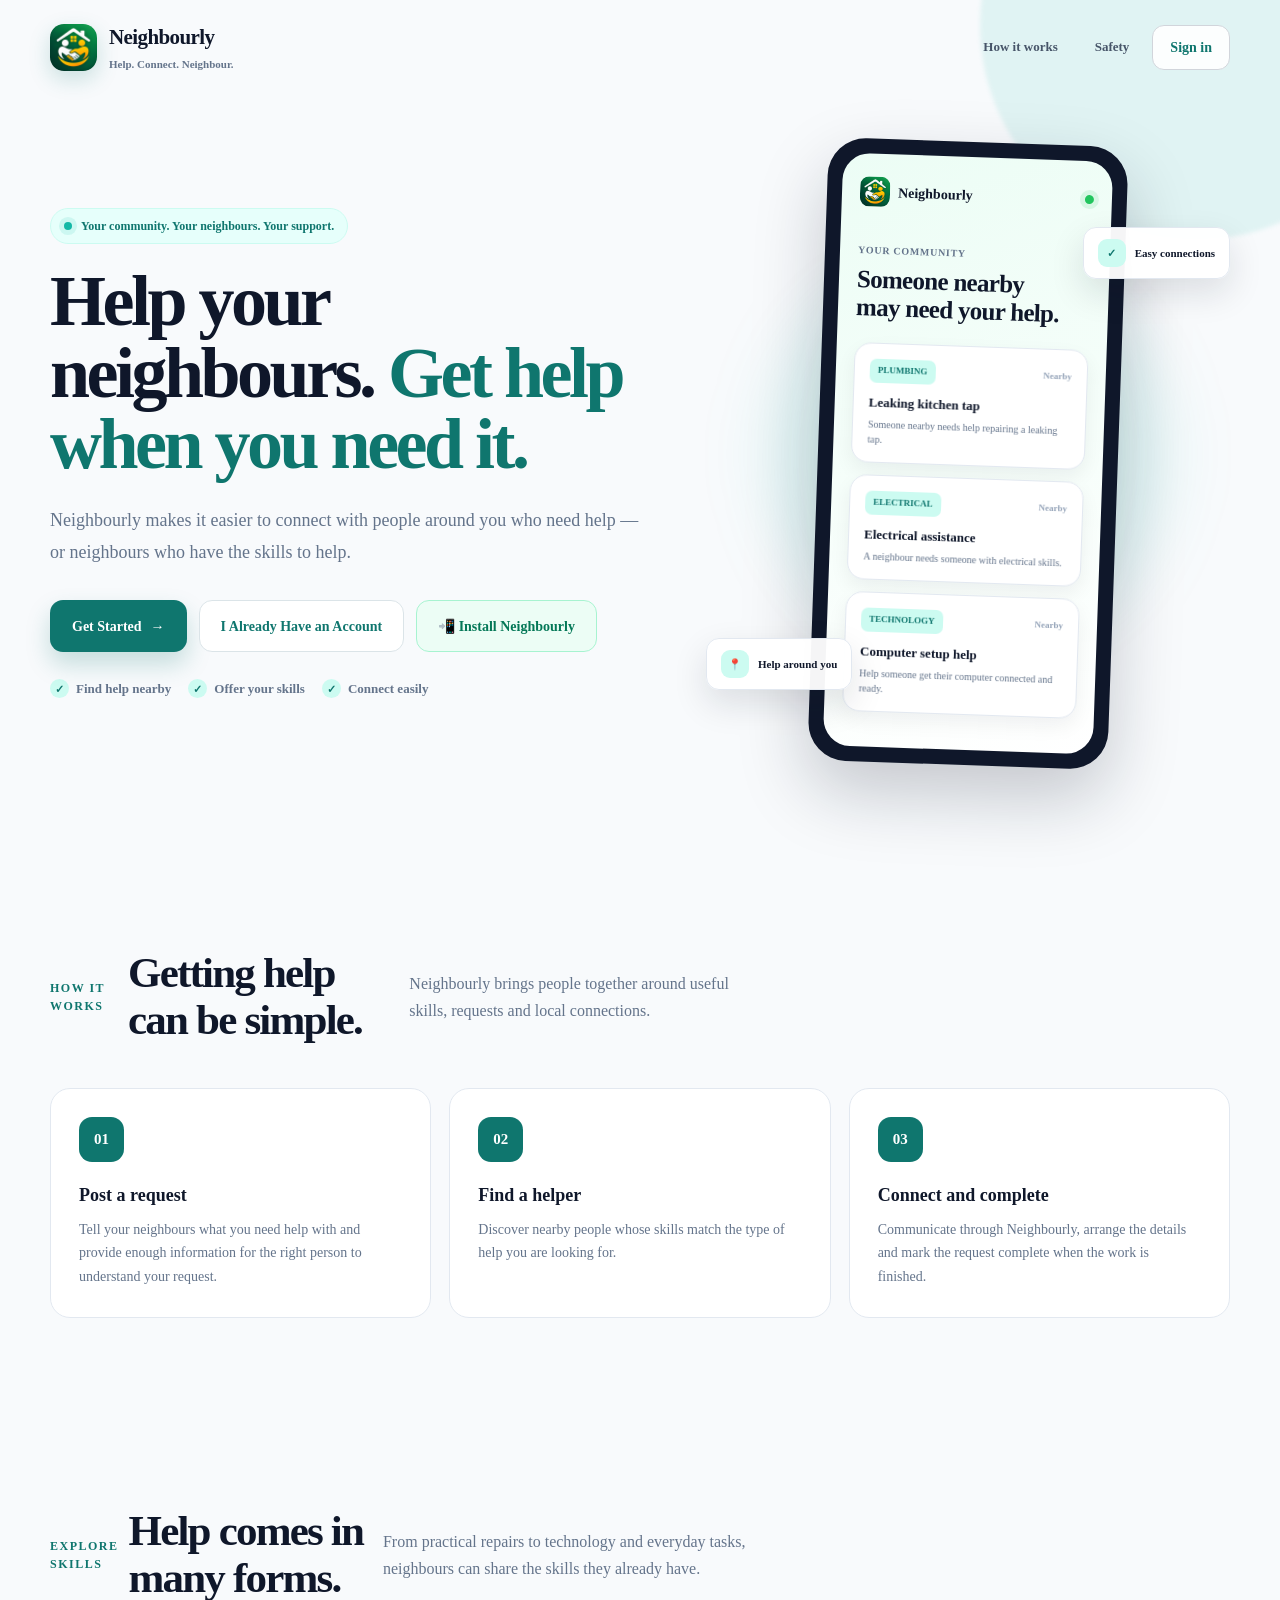
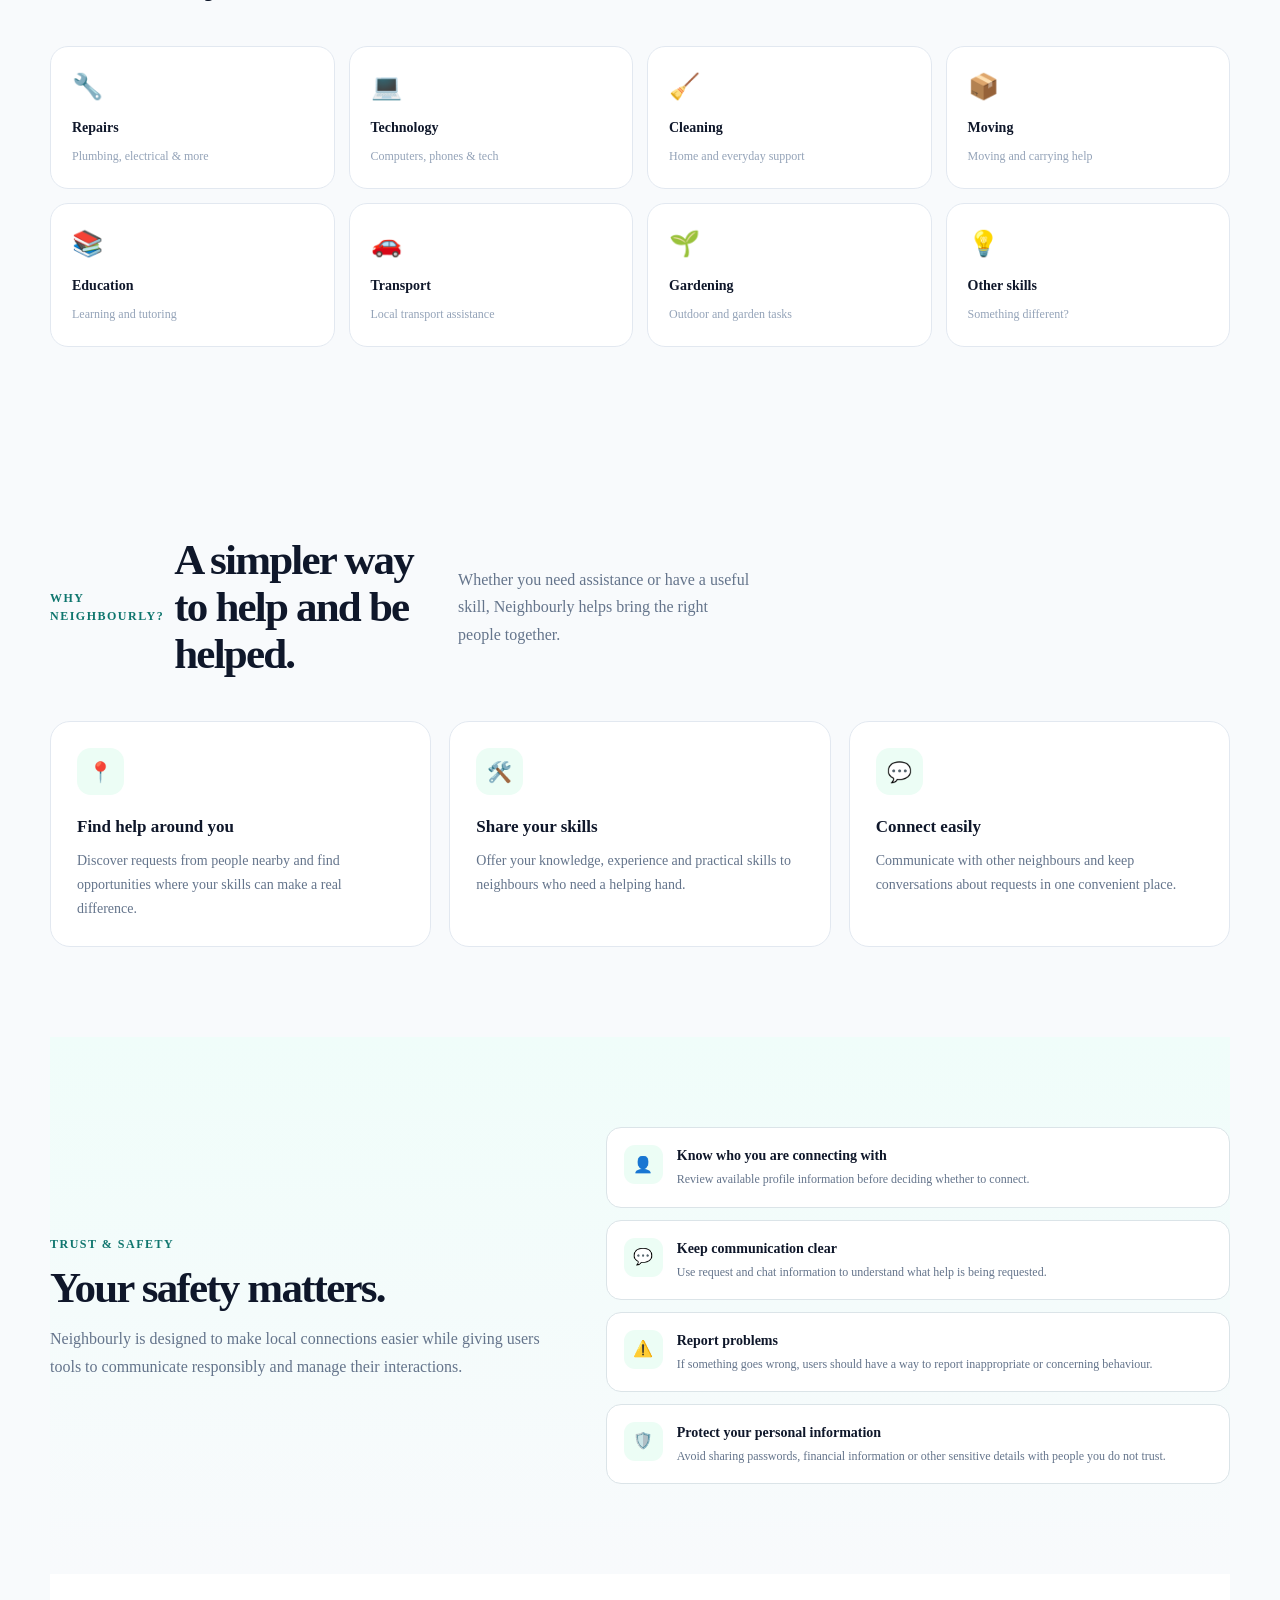
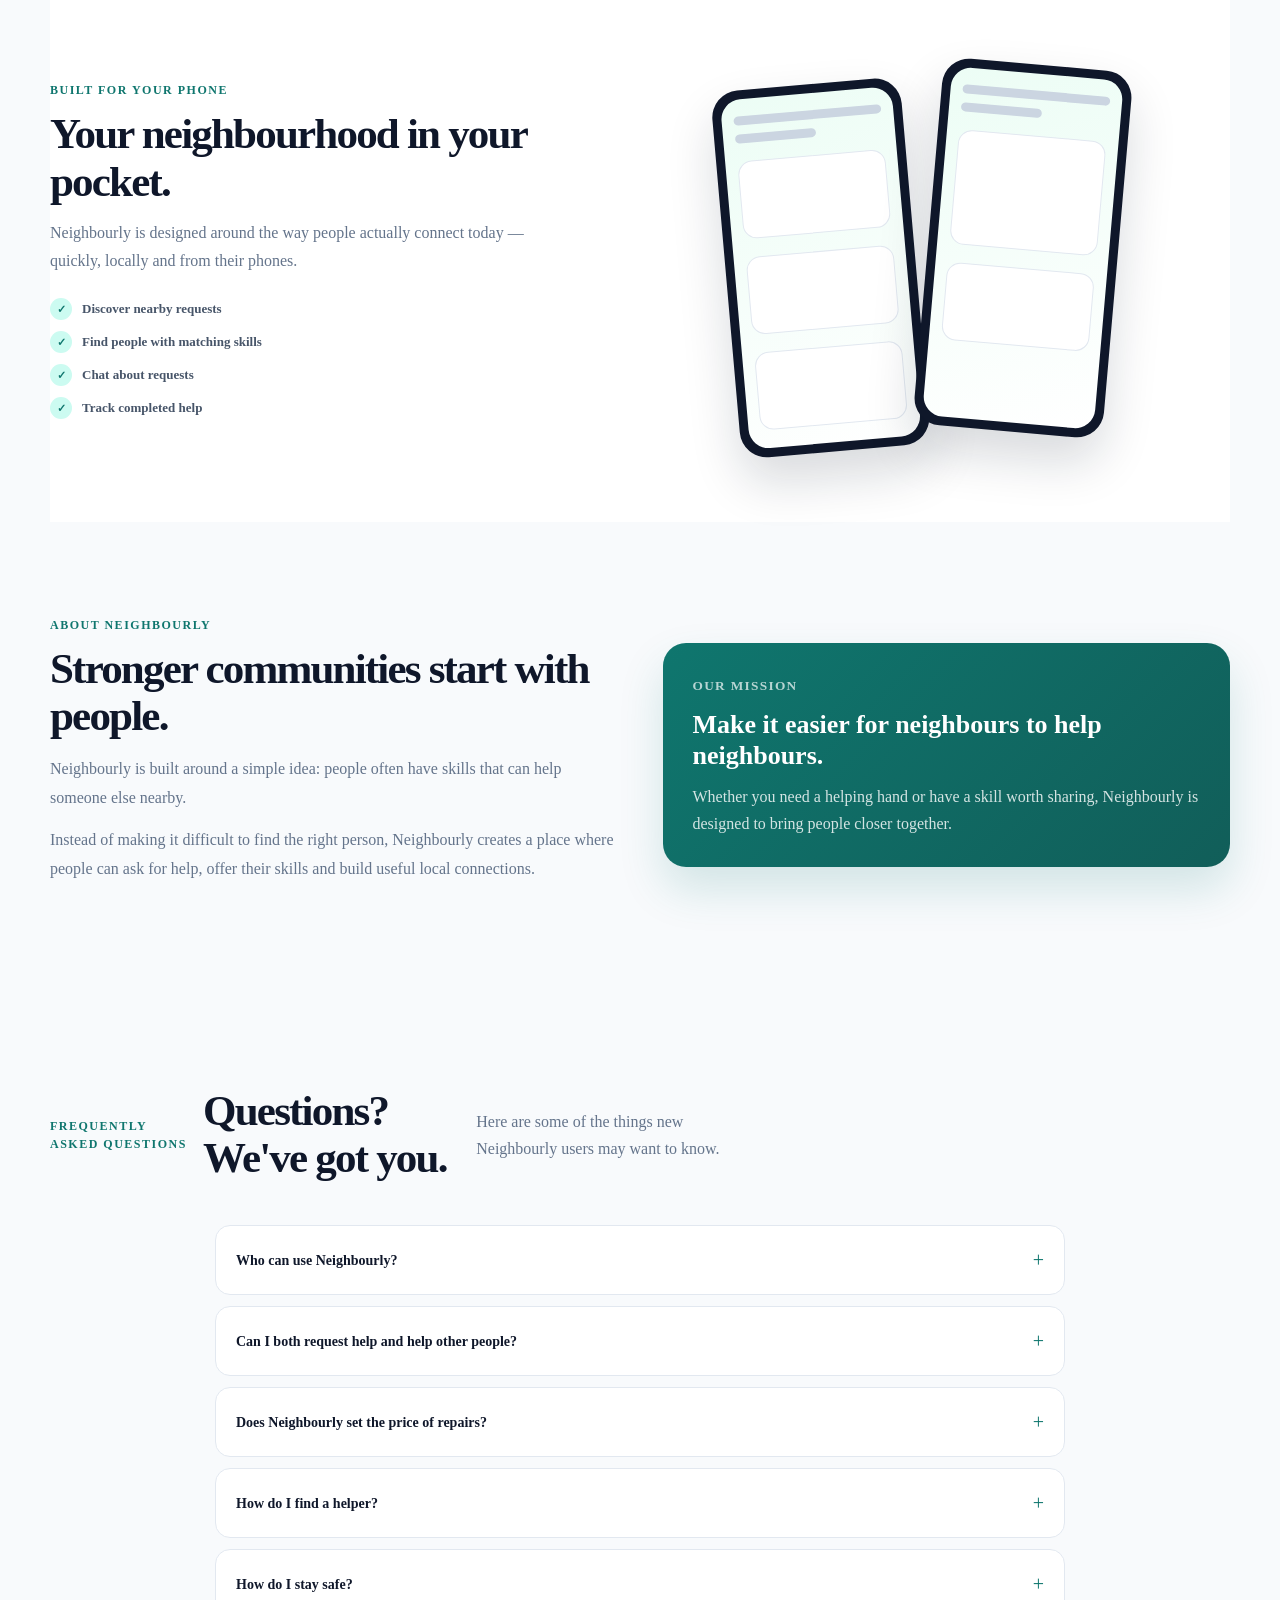
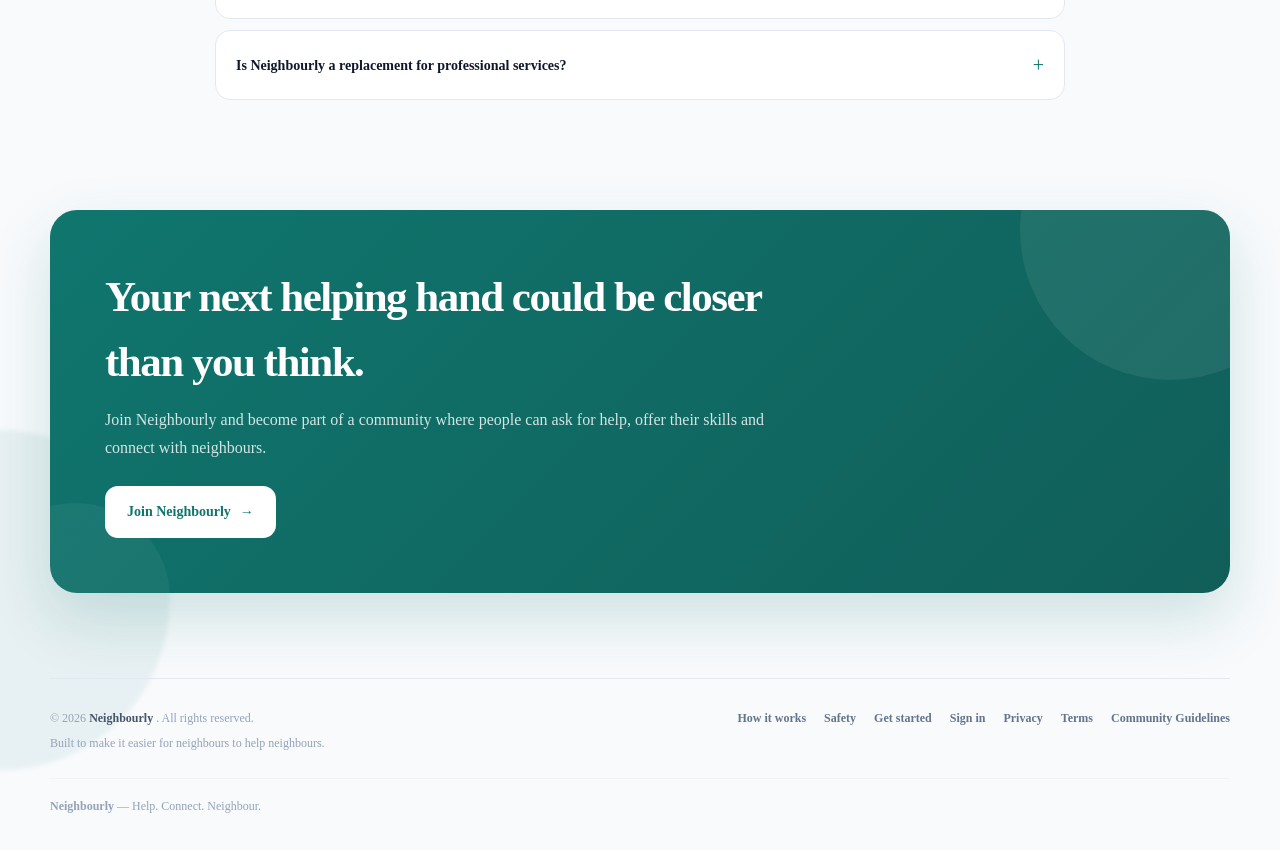
<file: index.html>
<!DOCTYPE html>
<html lang="en">

<head>

  <meta charset="UTF-8">

  <meta
    name="viewport"
    content="width=device-width, initial-scale=1.0"
  >

  <meta
    name="description"
    content="Neighbourly connects people who need help with neighbours who have the skills to help."
  >

  <meta
    name="theme-color"
    content="#0f766e"
  >

  <meta
    name="apple-mobile-web-app-capable"
    content="yes"
  >
  <meta
  name="mobile-web-app-capable"
  content="yes"
>

  <meta
    name="apple-mobile-web-app-status-bar-style"
    content="default"
  >

  <title>Neighbourly — Help Your Neighbours</title>

  <link
    rel="icon"
    type="image/png"
    href="neighbourly-icon-192.png"
  >

  <link
    rel="apple-touch-icon"
    href="neighbourly-icon-192.png"
  >

  <link
    rel="manifest"
    href="/help-neighbour/manifest.json"
  >

  <link
    rel="stylesheet"
    href="style.css"
  >

  <style>
    /* =====================================================
       NEIGHBOURLY — COMPLETE WELCOME PAGE
       ===================================================== */

    * {
      box-sizing: border-box;
    }

    html {
      scroll-behavior: smooth;
    }

    body {
      margin: 0;
      font-family:
        Inter,
        -apple-system,
        BlinkMacSystemFont,
        "Segoe UI",
        Arial,
        Helvetica,
        sans-serif;

      background: #f8fafc;
      color: #0f172a;
      overflow-x: hidden;
    }

    body,
    button,
    input,
    textarea,
    select {
      font-family: inherit;
    }

    a,
    button {
      -webkit-tap-highlight-color: transparent;
    }

    a {
      color: inherit;
    }

    .page {
      position: relative;
      min-height: 100vh;
      overflow: hidden;
    }

    /* =====================================================
       BACKGROUND
       ===================================================== */

    .background-orb {
      position: absolute;
      border-radius: 50%;
      pointer-events: none;
      z-index: 0;
    }

    .orb-one {
      width: 430px;
      height: 430px;

      background:
        rgba(20, 184, 166, 0.10);

      top: -190px;
      right: -130px;

      filter: blur(2px);

      animation:
        floatOrb 9s ease-in-out infinite;
    }

    .orb-two {
      width: 340px;
      height: 340px;

      background:
        rgba(15, 118, 110, 0.07);

      bottom: 80px;
      left: -170px;

      filter: blur(2px);

      animation:
        floatOrb 11s ease-in-out infinite reverse;
    }

    @keyframes floatOrb {

      0%,
      100% {
        transform: translate(0, 0);
      }

      50% {
        transform: translate(22px, 22px);
      }

    }

    /* =====================================================
       NAVIGATION
       ===================================================== */

    .topbar {
      position: relative;
      z-index: 10;

      width:
        min(1180px, calc(100% - 40px));

      margin: 0 auto;
      padding: 22px 0;

      display: flex;
      align-items: center;
      justify-content: space-between;

      gap: 20px;
    }

    .brand {
      display: flex;
      align-items: center;

      gap: 12px;

      text-decoration: none;
      color: #0f172a;
    }

    .brand-logo {
      width: 47px;
      height: 47px;

      border-radius: 14px;

      object-fit: cover;

      box-shadow:
        0 8px 22px rgba(15, 118, 110, 0.20);

      transition:
        transform 0.3s ease;
    }

    .brand:hover .brand-logo {
      transform:
        rotate(-4deg)
        scale(1.05);
    }

    .brand-name {
      font-size: 21px;
      font-weight: 850;

      letter-spacing: -0.6px;
    }

    .brand-tag {
      display: block;

      margin-top: 2px;

      color: #64748b;

      font-size: 11px;
      font-weight: 600;
    }

    .nav-right {
      display: flex;
      align-items: center;
      gap: 9px;
    }

    .nav-link {
      display: inline-flex;
      align-items: center;
      justify-content: center;

      min-height: 42px;

      padding: 9px 14px;

      border-radius: 11px;

      text-decoration: none;

      color: #475569;

      font-size: 13px;
      font-weight: 750;

      transition:
        color 0.2s ease,
        background 0.2s ease;
    }

    .nav-link:hover {
      color: #0f766e;
      background: #ecfdf5;
    }

    .nav-login {
      text-decoration: none;

      color: #0f766e;

      font-size: 14px;
      font-weight: 800;

      padding: 11px 17px;

      border: 1px solid #d1d5db;

      border-radius: 12px;

      background:
        rgba(255, 255, 255, 0.88);

      transition:
        transform 0.25s ease,
        background 0.25s ease,
        color 0.25s ease,
        box-shadow 0.25s ease;
    }

    .nav-login:hover {
      color: #ffffff;

      background: #0f766e;

      border-color: #0f766e;

      transform:
        translateY(-2px);

      box-shadow:
        0 8px 20px rgba(15, 118, 110, 0.18);
    }

    /* =====================================================
       HERO
       ===================================================== */

    .hero {
      position: relative;
      z-index: 1;

      width:
        min(1180px, calc(100% - 40px));

      margin: 0 auto;

      padding:
        48px 0 85px;

      display: grid;

      grid-template-columns:
        1.06fr 0.94fr;

      align-items: center;

      gap: 65px;
    }

    .hero-content {
      animation:
        heroReveal 0.8s ease both;
    }

    @keyframes heroReveal {

      from {
        opacity: 0;
        transform: translateY(25px);
      }

      to {
        opacity: 1;
        transform: translateY(0);
      }

    }

    .eyebrow {
      display: inline-flex;
      align-items: center;

      gap: 9px;

      padding:
        8px 13px;

      border-radius: 999px;

      background: #e6fffb;

      border:
        1px solid #ccfbf1;

      color: #0f766e;

      font-size: 12px;
      font-weight: 850;

      margin-bottom: 22px;
    }

    .eyebrow-dot {
      width: 8px;
      height: 8px;

      border-radius: 50%;

      background: #14b8a6;

      box-shadow:
        0 0 0 5px
        rgba(20, 184, 166, 0.12);

      animation:
        pulseDot 2s infinite;
    }

    @keyframes pulseDot {

      0%,
      100% {
        transform: scale(1);
      }

      50% {
        transform: scale(1.25);
      }

    }

    .hero h1 {
      margin: 0;

      max-width: 720px;

      font-size:
        clamp(43px, 6vw, 72px);

      line-height: 0.99;

      letter-spacing: -3.5px;

      font-weight: 900;

      color: #0f172a;
    }

    .hero h1 span {
      color: #0f766e;
    }

    .hero-description {
      max-width: 610px;

      margin: 25px 0 0;

      color: #64748b;

      font-size: 18px;

      line-height: 1.75;
    }

    /* =====================================================
       BUTTONS
       ===================================================== */

    .hero-actions {
      display: flex;
      flex-wrap: wrap;

      gap: 12px;

      margin-top: 32px;
    }

    .btn {
      min-height: 52px;

      padding:
        14px 21px;

      border-radius: 13px;

      font-size: 14px;
      font-weight: 800;

      text-decoration: none;

      border:
        1px solid transparent;

      cursor: pointer;

      display: inline-flex;

      align-items: center;
      justify-content: center;

      gap: 9px;

      transition:
        transform 0.25s ease,
        box-shadow 0.25s ease,
        background 0.25s ease,
        border-color 0.25s ease;
    }

    .btn-primary {
      background: #0f766e;
      color: #ffffff;

      box-shadow:
        0 12px 25px
        rgba(15, 118, 110, 0.22);
    }

    .btn-primary:hover {
      background: #115e59;

      transform:
        translateY(-3px);

      box-shadow:
        0 17px 32px
        rgba(15, 118, 110, 0.28);
    }

    .btn-secondary {
      background: #ffffff;
      color: #0f766e;

      border-color: #dbe4e8;
    }

    .btn-secondary:hover {
      border-color: #0f766e;

      transform:
        translateY(-3px);

      box-shadow:
        0 12px 25px
        rgba(15, 23, 42, 0.08);
    }

    .install-button {
      background: #ecfdf5;
      color: #047857;

      border-color: #a7f3d0;
    }

    .install-button:hover {
      background: #d1fae5;

      transform:
        translateY(-3px);

      box-shadow:
        0 12px 25px
        rgba(5, 150, 105, 0.12);
    }

    /* =====================================================
       TRUST LINE
       ===================================================== */

    .trust-line {
      display: flex;
      flex-wrap: wrap;

      gap: 17px;

      margin-top: 27px;

      color: #64748b;

      font-size: 13px;
      font-weight: 650;
    }

    .trust-item {
      display: flex;
      align-items: center;

      gap: 7px;
    }

    .trust-check {
      width: 19px;
      height: 19px;

      display: inline-flex;

      align-items: center;
      justify-content: center;

      border-radius: 50%;

      background: #ccfbf1;

      color: #0f766e;

      font-size: 11px;
      font-weight: 900;
    }

    /* =====================================================
       PHONE PREVIEW
       ===================================================== */

    .hero-visual {
      position: relative;

      min-height: 520px;

      display: flex;

      align-items: center;
      justify-content: center;

      animation:
        visualReveal 0.9s 0.15s ease both;
    }

    @keyframes visualReveal {

      from {
        opacity: 0;
        transform:
          translateX(25px)
          scale(0.97);
      }

      to {
        opacity: 1;
        transform:
          translateX(0)
          scale(1);
      }

    }

    .visual-glow {
      position: absolute;

      width: 390px;
      height: 390px;

      border-radius: 50%;

      background:
        rgba(20, 184, 166, 0.13);

      filter: blur(35px);
    }

    .phone-card {
      position: relative;

      z-index: 2;

      width: 300px;

      padding: 15px;

      border-radius: 38px;

      background: #0f172a;

      box-shadow:
        0 30px 70px
        rgba(15, 23, 42, 0.22),
        0 0 0 1px
        rgba(255,255,255,0.06);

      transform:
        rotate(2deg);

      transition:
        transform 0.5s ease;
    }

    .phone-card:hover {
      transform:
        rotate(0deg)
        translateY(-8px);
    }

    .phone-screen {
      min-height: 490px;

      overflow: hidden;

      border-radius: 27px;

      background:
        linear-gradient(
          160deg,
          #ecfdf5,
          #ffffff
        );

      padding:
        23px 18px;
    }

    .phone-top {
      display: flex;

      align-items: center;
      justify-content: space-between;

      margin-bottom: 30px;
    }

    .mini-brand {
      display: flex;

      align-items: center;

      gap: 8px;

      font-weight: 800;

      font-size: 14px;
    }

    .mini-brand img {
      width: 30px;
      height: 30px;

      border-radius: 9px;
    }

    .status-dot {
      width: 9px;
      height: 9px;

      border-radius: 50%;

      background: #22c55e;

      box-shadow:
        0 0 0 5px
        rgba(34,197,94,0.12);
    }

    .phone-heading {
      margin-bottom: 22px;
    }

    .phone-heading small {
      color: #64748b;

      font-size: 10px;
      font-weight: 800;

      text-transform: uppercase;

      letter-spacing: 0.7px;
    }

    .phone-heading h3 {
      margin:
        5px 0 0;

      font-size: 25px;

      line-height: 1.1;

      letter-spacing: -0.7px;
    }

    .request-card {
      background: #ffffff;

      border:
        1px solid #e2e8f0;

      border-radius: 17px;

      padding: 15px;

      margin-bottom: 12px;

      box-shadow:
        0 8px 20px
        rgba(15, 23, 42, 0.06);

      transition:
        transform 0.25s ease;
    }

    .request-card:hover {
      transform:
        translateY(-3px);
    }

    .request-top {
      display: flex;

      justify-content: space-between;
      align-items: center;

      gap: 8px;

      margin-bottom: 10px;
    }

    .request-tag {
      padding:
        5px 8px;

      border-radius: 7px;

      background: #ccfbf1;

      color: #0f766e;

      font-size: 9px;
      font-weight: 850;
    }

    .request-distance {
      color: #94a3b8;

      font-size: 9px;
      font-weight: 700;
    }

    .request-card strong {
      display: block;

      font-size: 13px;

      margin-bottom: 5px;
    }

    .request-card p {
      margin: 0;

      color: #64748b;

      font-size: 10px;

      line-height: 1.5;
    }

    /* =====================================================
       FLOATING BADGES
       ===================================================== */

    .floating-badge {
      position: absolute;

      z-index: 4;

      display: flex;

      align-items: center;

      gap: 9px;

      padding:
        11px 14px;

      background:
        rgba(255,255,255,0.96);

      border:
        1px solid #e2e8f0;

      border-radius: 13px;

      box-shadow:
        0 14px 35px
        rgba(15, 23, 42, 0.12);

      font-size: 11px;
      font-weight: 800;

      animation:
        floatingBadge 4s ease-in-out infinite;
    }

    .floating-badge .badge-icon {
      width: 28px;
      height: 28px;

      border-radius: 9px;

      display: flex;

      align-items: center;
      justify-content: center;

      background: #ccfbf1;

      color: #0f766e;
    }

    .badge-one {
      top: 85px;
      right: 0;
    }

    .badge-two {
      bottom: 75px;
      left: 0;

      animation-delay: 1.2s;
    }

    @keyframes floatingBadge {

      0%,
      100% {
        transform: translateY(0);
      }

      50% {
        transform: translateY(-9px);
      }

    }

    /* =====================================================
       GENERAL SECTION
       ===================================================== */

    .section {
      position: relative;
      z-index: 2;

      width:
        min(1180px, calc(100% - 40px));

      margin: 0 auto;

      padding:
        90px 0;
    }

    .section-heading {
      max-width: 700px;

      margin-bottom: 34px;
    }

    .section-label {
      color: #0f766e;

      font-size: 12px;
      font-weight: 900;

      text-transform: uppercase;

      letter-spacing: 1.5px;
    }

    .section-heading h2 {
      margin:
        9px 0 10px;

      font-size:
        clamp(30px, 4vw, 43px);

      line-height: 1.1;

      letter-spacing: -1.8px;
    }

    .section-heading p {
      margin: 0;

      color: #64748b;

      line-height: 1.7;

      font-size: 16px;
    }

    /* =====================================================
       HOW IT WORKS
       ===================================================== */

    .steps-grid {
      display: grid;

      grid-template-columns:
        repeat(3, 1fr);

      gap: 18px;
    }

    .step-card {
      position: relative;

      background: #ffffff;

      border:
        1px solid #e2e8f0;

      border-radius: 20px;

      padding: 28px;

      transition:
        transform 0.3s ease,
        box-shadow 0.3s ease,
        border-color 0.3s ease;
    }

    .step-card:hover {
      transform:
        translateY(-6px);

      border-color: #99f6e4;

      box-shadow:
        0 18px 40px
        rgba(15, 23, 42, 0.08);
    }

    .step-number {
      width: 45px;
      height: 45px;

      display: flex;

      align-items: center;
      justify-content: center;

      border-radius: 13px;

      background: #0f766e;

      color: #ffffff;

      font-size: 15px;
      font-weight: 900;

      margin-bottom: 20px;
    }

    .step-card h3 {
      margin:
        0 0 9px;

      font-size: 18px;
    }

    .step-card p {
      margin: 0;

      color: #64748b;

      font-size: 14px;

      line-height: 1.7;
    }

    /* =====================================================
       CATEGORIES
       ===================================================== */

    .category-grid {
      display: grid;

      grid-template-columns:
        repeat(4, 1fr);

      gap: 14px;
    }

    .category-card {
      background: #ffffff;

      border:
        1px solid #e2e8f0;

      border-radius: 18px;

      padding: 21px;

      text-decoration: none;

      transition:
        transform 0.25s ease,
        border-color 0.25s ease,
        box-shadow 0.25s ease;
    }

    .category-card:hover {
      transform:
        translateY(-5px);

      border-color: #99f6e4;

      box-shadow:
        0 15px 30px
        rgba(15, 23, 42, 0.07);
    }

    .category-icon {
      font-size: 25px;

      margin-bottom: 12px;
    }

    .category-card strong {
      display: block;

      font-size: 14px;

      margin-bottom: 5px;
    }

    .category-card span {
      color: #94a3b8;

      font-size: 12px;
    }

    /* =====================================================
       FEATURES
       ===================================================== */

    .features-section {
      position: relative;
      z-index: 2;

      width:
        min(1180px, calc(100% - 40px));

      margin: 0 auto;

      padding:
        90px 0;
    }

    .feature-grid {
      display: grid;

      grid-template-columns:
        repeat(3, 1fr);

      gap: 18px;
    }

    .feature-card {
      background: #ffffff;

      border:
        1px solid #e2e8f0;

      border-radius: 20px;

      padding: 26px;

      transition:
        transform 0.3s ease,
        box-shadow 0.3s ease,
        border-color 0.3s ease;
    }

    .feature-card:hover {
      transform:
        translateY(-7px);

      border-color: #99f6e4;

      box-shadow:
        0 18px 40px
        rgba(15, 23, 42, 0.08);
    }

    .feature-card-icon {
      width: 47px;
      height: 47px;

      display: flex;

      align-items: center;
      justify-content: center;

      border-radius: 14px;

      background: #ecfdf5;

      color: #0f766e;

      font-size: 20px;

      margin-bottom: 19px;
    }

    .feature-card h3 {
      margin:
        0 0 9px;

      font-size: 17px;
    }

    .feature-card p {
      margin: 0;

      color: #64748b;

      font-size: 14px;

      line-height: 1.7;
    }

    /* =====================================================
       TRUST & SAFETY
       ===================================================== */

    .safety-section {
      background:
        linear-gradient(
          180deg,
          #f0fdfa,
          #f8fafc
        );
    }

    .safety-box {
      display: grid;

      grid-template-columns:
        0.9fr 1.1fr;

      gap: 45px;

      align-items: center;
    }

    .safety-intro {
      padding: 10px 0;
    }

    .safety-intro h2 {
      margin:
        9px 0 14px;

      font-size:
        clamp(30px, 4vw, 43px);

      line-height: 1.1;

      letter-spacing: -1.8px;
    }

    .safety-intro p {
      margin: 0;

      color: #64748b;

      line-height: 1.75;
    }

    .safety-list {
      display: grid;

      gap: 12px;
    }

    .safety-item {
      display: flex;

      gap: 14px;

      padding: 17px;

      background: #ffffff;

      border:
        1px solid #dbe4e8;

      border-radius: 15px;
    }

    .safety-icon {
      flex: 0 0 auto;

      width: 39px;
      height: 39px;

      display: flex;

      align-items: center;
      justify-content: center;

      border-radius: 11px;

      background: #ecfdf5;

      color: #0f766e;

      font-weight: 900;
    }

    .safety-item strong {
      display: block;

      margin-bottom: 4px;

      font-size: 14px;
    }

    .safety-item p {
      margin: 0;

      color: #64748b;

      font-size: 12px;

      line-height: 1.6;
    }

    /* =====================================================
       APP PREVIEW
       ===================================================== */

    .preview-section {
      background: #ffffff;
    }

    .preview-wrap {
      display: grid;

      grid-template-columns:
        0.9fr 1.1fr;

      gap: 55px;

      align-items: center;
    }

    .preview-text h2 {
      margin:
        9px 0 14px;

      font-size:
        clamp(30px, 4vw, 43px);

      line-height: 1.1;

      letter-spacing: -1.8px;
    }

    .preview-text p {
      margin:
        0 0 23px;

      color: #64748b;

      line-height: 1.75;
    }

    .preview-points {
      display: grid;

      gap: 11px;
    }

    .preview-point {
      display: flex;

      align-items: center;

      gap: 10px;

      color: #475569;

      font-size: 13px;
      font-weight: 700;
    }

    .preview-point span {
      width: 22px;
      height: 22px;

      display: flex;

      align-items: center;
      justify-content: center;

      border-radius: 50%;

      background: #ccfbf1;

      color: #0f766e;

      font-size: 11px;
    }

    .screens-preview {
      display: flex;

      justify-content: center;

      align-items: flex-end;

      gap: 14px;
    }

    .small-phone {
      width: 190px;

      padding: 9px;

      border-radius: 27px;

      background: #0f172a;

      box-shadow:
        0 25px 50px
        rgba(15, 23, 42, 0.16);
    }

    .small-phone:first-child {
      transform:
        rotate(-5deg)
        translateY(20px);
    }

    .small-phone:last-child {
      transform:
        rotate(5deg);
    }

    .small-screen {
      min-height: 350px;

      padding: 17px 12px;

      border-radius: 20px;

      background:
        linear-gradient(
          160deg,
          #ecfdf5,
          #ffffff
        );
    }

    .screen-line {
      height: 9px;

      border-radius: 20px;

      background: #cbd5e1;

      margin-bottom: 9px;
    }

    .screen-line.short {
      width: 55%;
    }

    .screen-block {
      height: 78px;

      margin-top: 18px;

      border-radius: 14px;

      background: #ffffff;

      border:
        1px solid #e2e8f0;
    }

    .screen-block.large {
      height: 115px;
    }

    /* =====================================================
       ABOUT
       ===================================================== */

    .about-box {
      display: grid;

      grid-template-columns:
        1fr 1fr;

      gap: 45px;

      align-items: center;
    }

    .about-box h2 {
      margin:
        9px 0 15px;

      font-size:
        clamp(30px, 4vw, 43px);

      line-height: 1.1;

      letter-spacing: -1.8px;
    }

    .about-box p {
      color: #64748b;

      line-height: 1.8;

      margin:
        0 0 14px;
    }

    .mission-card {
      padding: 30px;

      border-radius: 23px;

      background:
        linear-gradient(
          135deg,
          #0f766e,
          #115e59
        );

      color: #ffffff;

      box-shadow:
        0 22px 45px
        rgba(15, 118, 110, 0.16);
    }

    .mission-card small {
      text-transform: uppercase;

      letter-spacing: 1.3px;

      font-weight: 850;

      color:
        rgba(255,255,255,0.7);
    }

    .mission-card h3 {
      margin:
        12px 0;

      font-size: 26px;

      line-height: 1.2;
    }

    .mission-card p {
      color:
        rgba(255,255,255,0.82);

      margin: 0;

      line-height: 1.7;
    }

    /* =====================================================
       FAQ
       ===================================================== */

    .faq-list {
      max-width: 850px;

      margin: 0 auto;

      display: grid;

      gap: 11px;
    }

    .faq-item {
      background: #ffffff;

      border:
        1px solid #e2e8f0;

      border-radius: 15px;

      overflow: hidden;
    }

    .faq-item summary {
      cursor: pointer;

      list-style: none;

      padding:
        19px 20px;

      font-size: 14px;

      font-weight: 800;

      display: flex;

      align-items: center;
      justify-content: space-between;

      gap: 15px;
    }

    .faq-item summary::-webkit-details-marker {
      display: none;
    }

    .faq-item summary::after {
      content: "+";

      color: #0f766e;

      font-size: 20px;

      font-weight: 500;
    }

    .faq-item[open] summary::after {
      content: "−";
    }

    .faq-answer {
      padding:
        0 20px 20px;

      color: #64748b;

      font-size: 13px;

      line-height: 1.7;
    }

    /* =====================================================
       CTA
       ===================================================== */

    .cta-section {
      width:
        min(1180px, calc(100% - 40px));

      margin: 0 auto;

      padding:
        20px 0 85px;
    }

    .cta-box {
      position: relative;

      overflow: hidden;

      border-radius: 27px;

      padding: 55px;

      background:
        linear-gradient(
          135deg,
          #0f766e,
          #115e59
        );

      color: #ffffff;

      box-shadow:
        0 25px 60px
        rgba(15, 118, 110, 0.18);
    }

    .cta-box::before {
      content: "";

      position: absolute;

      width: 300px;
      height: 300px;

      border-radius: 50%;

      background:
        rgba(255,255,255,0.07);

      right: -90px;
      top: -130px;
    }

    .cta-box::after {
      content: "";

      position: absolute;

      width: 190px;
      height: 190px;

      border-radius: 50%;

      background:
        rgba(255,255,255,0.05);

      left: -70px;
      bottom: -100px;
    }

    .cta-content {
      position: relative;

      z-index: 2;

      max-width: 700px;
    }

    .cta-content h2 {
      margin:
        0 0 12px;

      font-size:
        clamp(30px, 4vw, 43px);

      letter-spacing: -1.5px;
    }

    .cta-content p {
      margin:
        0 0 25px;

      color:
        rgba(255,255,255,0.82);

      line-height: 1.7;
    }

    .cta-button {
      background: #ffffff;

      color: #0f766e;
    }

    .cta-button:hover {
      background: #f0fdfa;

      transform:
        translateY(-3px);

      box-shadow:
        0 15px 30px
        rgba(0,0,0,0.14);
    }

    /* =====================================================
       FOOTER
       ===================================================== */

    footer {
      position: relative;
      z-index: 2;

      width:
        min(1180px, calc(100% - 40px));

      margin: 0 auto;

      padding:
        30px 0 35px;

      display: grid;

      grid-template-columns:
        1fr auto;

      gap: 25px;

      color: #94a3b8;

      font-size: 12px;

      border-top:
        1px solid #e2e8f0;
    }

    .footer-brand strong {
      color: #475569;
    }

    .footer-brand p {
      margin:
        7px 0 0;

      line-height: 1.6;
    }

    .footer-links {
      display: flex;

      flex-wrap: wrap;

      justify-content: flex-end;

      gap:
        8px 18px;
    }

    .footer-links a {
      color: #64748b;

      text-decoration: none;

      font-weight: 650;
    }

    .footer-links a:hover {
      color: #0f766e;

      text-decoration: underline;
    }

    .footer-bottom {
      grid-column: 1 / -1;

      padding-top: 18px;

      border-top:
        1px solid #f1f5f9;
    }

    /* =====================================================
       MOBILE INSTALL NOTICE
       ===================================================== */

    .install-note {
      display: none;

      margin-top: 12px;

      padding:
        10px 13px;

      border-radius: 10px;

      background: #fffbeb;

      border:
        1px solid #fde68a;

      color: #92400e;

      font-size: 11px;

      line-height: 1.5;
    }

    /* =====================================================
       TABLET
       ===================================================== */

    @media (max-width: 950px) {

      .hero {
        grid-template-columns: 1fr;

        gap: 30px;

        padding-top: 35px;
      }

      .hero-content {
        text-align: center;
      }

      .hero-description {
        margin-left: auto;
        margin-right: auto;
      }

      .hero-actions,
      .trust-line {
        justify-content: center;
      }

      .hero-visual {
        min-height: 480px;
      }

      .feature-grid,
      .steps-grid {
        grid-template-columns:
          1fr 1fr;
      }

      .category-grid {
        grid-template-columns:
          repeat(3, 1fr);
      }

      .safety-box,
      .preview-wrap,
      .about-box {
        grid-template-columns: 1fr;
      }

    }

    /* =====================================================
       MOBILE
       ===================================================== */

    @media (max-width: 650px) {

      .topbar {
        width:
          min(100% - 28px, 1180px);

        padding:
          17px 0;
      }

      .brand-tag {
        display: none;
      }

      .brand-name {
        font-size: 19px;
      }

      .brand-logo {
        width: 42px;
        height: 42px;
      }

      .nav-link {
        display: none;
      }

      .nav-login {
        padding:
          9px 13px;

        font-size: 12px;
      }

      .hero {
        width:
          min(100% - 28px, 1180px);

        padding:
          35px 0 55px;
      }

      .hero h1 {
        font-size: 44px;

        letter-spacing:
          -2.5px;
      }

      .hero-description {
        font-size: 16px;

        line-height: 1.65;
      }

      .hero-actions {
        display: grid;

        grid-template-columns: 1fr;

        width: 100%;
      }

      .btn {
        width: 100%;
      }

      .trust-line {
        gap: 11px;

        font-size: 11px;
      }

      .hero-visual {
        min-height: 450px;
      }

      .phone-card {
        width: 265px;
      }

      .phone-screen {
        min-height: 430px;
      }

      .floating-badge {
        padding:
          9px 11px;

        font-size: 9px;
      }

      .badge-one {
        right: -5px;
        top: 65px;
      }

      .badge-two {
        left: -5px;
        bottom: 55px;
      }

      .section,
      .features-section,
      .cta-section {
        width:
          min(100% - 28px, 1180px);
      }

      .section,
      .features-section {
        padding:
          65px 0;
      }

      .feature-grid,
      .steps-grid {
        grid-template-columns: 1fr;
      }

      .category-grid {
        grid-template-columns:
          1fr 1fr;
      }

      .screens-preview {
        gap: 7px;
      }

      .small-phone {
        width: 145px;
      }

      .small-screen {
        min-height: 280px;
      }

      .cta-box {
        padding:
          35px 25px;

        border-radius: 22px;
      }

      footer {
        width:
          min(100% - 28px, 1180px);

        grid-template-columns: 1fr;

        text-align: center;
      }

      .footer-links {
        justify-content: center;
      }

    }

    @media (max-width: 400px) {

      .category-grid {
        grid-template-columns: 1fr;
      }

      .small-phone {
        width: 130px;
      }

      .small-phone:first-child {
        transform:
          rotate(-3deg)
          translateY(15px);
      }

      .small-phone:last-child {
        transform:
          rotate(3deg);
      }

    }

    /* =====================================================
       REDUCED MOTION
       ===================================================== */

    @media (prefers-reduced-motion: reduce) {

      *,
      *::before,
      *::after {
        animation-duration:
          0.01ms !important;

        animation-iteration-count:
          1 !important;

        transition-duration:
          0.01ms !important;

        scroll-behavior:
          auto !important;
      }

    }

  </style></head><body><div class="page">  <div class="background-orb orb-one"></div>
  <div class="background-orb orb-two"></div>  <!-- ===================================================
       NAVIGATION
       =================================================== -->  <header class="topbar"><a
  href="index.html"
  class="brand"
  aria-label="Neighbourly home"
>

  <img
    src="neighbourly-icon-192.png"
    alt="Neighbourly logo"
    class="brand-logo"
  >

  <div>

    <div class="brand-name">
      Neighbourly
    </div>

    <span class="brand-tag">
      Help. Connect. Neighbour.
    </span>

  </div>

</a>


<div class="nav-right">

  <a
    href="#how-it-works"
    class="nav-link"
  >
    How it works
  </a>

  <a
    href="#safety"
    class="nav-link"
  >
    Safety
  </a>

  <a
    href="login.html"
    class="nav-login"
  >
    Sign in
  </a>

</div>

  </header>  <!-- ===================================================
       MAIN
       =================================================== -->  <main><!-- =================================================
     HERO
     ================================================= -->

<section class="hero">

  <div class="hero-content">

    <div class="eyebrow">

      <span class="eyebrow-dot"></span>

      Your community. Your neighbours. Your support.

    </div>


    <h1>

      Help your neighbours.

      <span>
        Get help when you need it.
      </span>

    </h1>


    <p class="hero-description">

      Neighbourly makes it easier to connect with people
      around you who need help — or neighbours who have
      the skills to help.

    </p>


    <div class="hero-actions">

      <a
        href="register.html"
        class="btn btn-primary"
      >

        Get Started

        <span aria-hidden="true">
          →
        </span>

      </a>


      <a
        href="login.html"
        class="btn btn-secondary"
      >

        I Already Have an Account

      </a>


      <button
        type="button"
        id="installAppBtn"
        class="btn install-button"
      >

        📲 Install Neighbourly

      </button>

    </div>


    <div
      id="installNote"
      class="install-note"
      role="status"
    ></div>


    <div class="trust-line">

      <div class="trust-item">

        <span class="trust-check">
          ✓
        </span>

        Find help nearby

      </div>


      <div class="trust-item">

        <span class="trust-check">
          ✓
        </span>

        Offer your skills

      </div>


      <div class="trust-item">

        <span class="trust-check">
          ✓
        </span>

        Connect easily

      </div>

    </div>

  </div>


  <!-- APP PREVIEW -->

  <div
    class="hero-visual"
    aria-label="Neighbourly app preview"
  >

    <div class="visual-glow"></div>


    <div class="floating-badge badge-one">

      <span class="badge-icon">
        ✓
      </span>

      Easy connections

    </div>


    <div class="floating-badge badge-two">

      <span class="badge-icon">
        📍
      </span>

      Help around you

    </div>


    <div class="phone-card">

      <div class="phone-screen">

        <div class="phone-top">

          <div class="mini-brand">

            <img
              src="neighbourly-icon-192.png"
              alt=""
            >

            Neighbourly

          </div>

          <span
            class="status-dot"
            aria-label="Online"
          ></span>

        </div>


        <div class="phone-heading">

          <small>
            YOUR COMMUNITY
          </small>

          <h3>
            Someone nearby<br>
            may need your help.
          </h3>

        </div>


        <div class="request-card">

          <div class="request-top">

            <span class="request-tag">
              PLUMBING
            </span>

            <span class="request-distance">
              Nearby
            </span>

          </div>

          <strong>
            Leaking kitchen tap
          </strong>

          <p>
            Someone nearby needs help repairing
            a leaking tap.
          </p>

        </div>


        <div class="request-card">

          <div class="request-top">

            <span class="request-tag">
              ELECTRICAL
            </span>

            <span class="request-distance">
              Nearby
            </span>

          </div>

          <strong>
            Electrical assistance
          </strong>

          <p>
            A neighbour needs someone with
            electrical skills.
          </p>

        </div>


        <div class="request-card">

          <div class="request-top">

            <span class="request-tag">
              TECHNOLOGY
            </span>

            <span class="request-distance">
              Nearby
            </span>

          </div>

          <strong>
            Computer setup help
          </strong>

          <p>
            Help someone get their computer
            connected and ready.
          </p>

        </div>

      </div>

    </div>

  </div>

</section>


<!-- =================================================
     HOW IT WORKS
     ================================================= -->

<section
  class="section"
  id="how-it-works"
>

  <div class="section-heading">

    <span class="section-label">
      How it works
    </span>

    <h2>
      Getting help can be simple.
    </h2>

    <p>
      Neighbourly brings people together around
      useful skills, requests and local connections.
    </p>

  </div>


  <div class="steps-grid">

    <article class="step-card">

      <div class="step-number">
        01
      </div>

      <h3>
        Post a request
      </h3>

      <p>
        Tell your neighbours what you need help
        with and provide enough information for
        the right person to understand your request.
      </p>

    </article>


    <article class="step-card">

      <div class="step-number">
        02
      </div>

      <h3>
        Find a helper
      </h3>

      <p>
        Discover nearby people whose skills match
        the type of help you are looking for.
      </p>

    </article>


    <article class="step-card">

      <div class="step-number">
        03
      </div>

      <h3>
        Connect and complete
      </h3>

      <p>
        Communicate through Neighbourly, arrange
        the details and mark the request complete
        when the work is finished.
      </p>

    </article>

  </div>

</section>


<!-- =================================================
     CATEGORIES
     ================================================= -->

<section class="section">

  <div class="section-heading">

    <span class="section-label">
      Explore skills
    </span>

    <h2>
      Help comes in many forms.
    </h2>

    <p>
      From practical repairs to technology and
      everyday tasks, neighbours can share the
      skills they already have.
    </p>

  </div>


  <div class="category-grid">

    <a
      href="register.html"
      class="category-card"
    >

      <div class="category-icon">
        🔧
      </div>

      <strong>
        Repairs
      </strong>

      <span>
        Plumbing, electrical & more
      </span>

    </a>


    <a
      href="register.html"
      class="category-card"
    >

      <div class="category-icon">
        💻
      </div>

      <strong>
        Technology
      </strong>

      <span>
        Computers, phones & tech
      </span>

    </a>


    <a
      href="register.html"
      class="category-card"
    >

      <div class="category-icon">
        🧹
      </div>

      <strong>
        Cleaning
      </strong>

      <span>
        Home and everyday support
      </span>

    </a>


    <a
      href="register.html"
      class="category-card"
    >

      <div class="category-icon">
        📦
      </div>

      <strong>
        Moving
      </strong>

      <span>
        Moving and carrying help
      </span>

    </a>


    <a
      href="register.html"
      class="category-card"
    >

      <div class="category-icon">
        📚
      </div>

      <strong>
        Education
      </strong>

      <span>
        Learning and tutoring
      </span>

    </a>


    <a
      href="register.html"
      class="category-card"
    >

      <div class="category-icon">
        🚗
      </div>

      <strong>
        Transport
      </strong>

      <span>
        Local transport assistance
      </span>

    </a>


    <a
      href="register.html"
      class="category-card"
    >

      <div class="category-icon">
        🌱
      </div>

      <strong>
        Gardening
      </strong>

      <span>
        Outdoor and garden tasks
      </span>

    </a>


    <a
      href="register.html"
      class="category-card"
    >

      <div class="category-icon">
        💡
      </div>

      <strong>
        Other skills
      </strong>

      <span>
        Something different?
      </span>

    </a>

  </div>

</section>


<!-- =================================================
     FEATURES
     ================================================= -->

<section class="features-section">

  <div class="section-heading">

    <span class="section-label">
      Why Neighbourly?
    </span>

    <h2>
      A simpler way to help and be helped.
    </h2>

    <p>
      Whether you need assistance or have a useful
      skill, Neighbourly helps bring the right people
      together.
    </p>

  </div>


  <div class="feature-grid">

    <article class="feature-card">

      <div class="feature-card-icon">
        📍
      </div>

      <h3>
        Find help around you
      </h3>

      <p>
        Discover requests from people nearby and
        find opportunities where your skills can
        make a real difference.
      </p>

    </article>


    <article class="feature-card">

      <div class="feature-card-icon">
        🛠️
      </div>

      <h3>
        Share your skills
      </h3>

      <p>
        Offer your knowledge, experience and
        practical skills to neighbours who need
        a helping hand.
      </p>

    </article>


    <article class="feature-card">

      <div class="feature-card-icon">
        💬
      </div>

      <h3>
        Connect easily
      </h3>

      <p>
        Communicate with other neighbours and
        keep conversations about requests in one
        convenient place.
      </p>

    </article>

  </div>

</section>


<!-- =================================================
     TRUST & SAFETY
     ================================================= -->

<section
  class="section safety-section"
  id="safety"
>

  <div class="safety-box">

    <div class="safety-intro">

      <span class="section-label">
        Trust & safety
      </span>

      <h2>
        Your safety matters.
      </h2>

      <p>
        Neighbourly is designed to make local
        connections easier while giving users tools
        to communicate responsibly and manage their
        interactions.
      </p>

    </div>


    <div class="safety-list">

      <div class="safety-item">

        <div class="safety-icon">
          👤
        </div>

        <div>

          <strong>
            Know who you are connecting with
          </strong>

          <p>
            Review available profile information
            before deciding whether to connect.
          </p>

        </div>

      </div>


      <div class="safety-item">

        <div class="safety-icon">
          💬
        </div>

        <div>

          <strong>
            Keep communication clear
          </strong>

          <p>
            Use request and chat information to
            understand what help is being requested.
          </p>

        </div>

      </div>


      <div class="safety-item">

        <div class="safety-icon">
          ⚠️
        </div>

        <div>

          <strong>
            Report problems
          </strong>

          <p>
            If something goes wrong, users should
            have a way to report inappropriate or
            concerning behaviour.
          </p>

        </div>

      </div>


      <div class="safety-item">

        <div class="safety-icon">
            🛡️
        </div>

        <div>

          <strong>
            Protect your personal information
          </strong>

          <p>
            Avoid sharing passwords, financial
            information or other sensitive details
            with people you do not trust.
          </p>

        </div>

      </div>

    </div>

  </div>

</section>


<!-- =================================================
     APP PREVIEW
     ================================================= -->

<section class="section preview-section">

  <div class="preview-wrap">

    <div class="preview-text">

      <span class="section-label">
        Built for your phone
      </span>

      <h2>
        Your neighbourhood in your pocket.
      </h2>

      <p>
        Neighbourly is designed around the way people
        actually connect today — quickly, locally and
        from their phones.
      </p>


      <div class="preview-points">

        <div class="preview-point">

          <span>✓</span>

          Discover nearby requests

        </div>


        <div class="preview-point">

          <span>✓</span>

          Find people with matching skills

        </div>


        <div class="preview-point">

          <span>✓</span>

          Chat about requests

        </div>


        <div class="preview-point">

          <span>✓</span>

          Track completed help

        </div>

      </div>

    </div>


    <div class="screens-preview">

      <div class="small-phone">

        <div class="small-screen">

          <div class="screen-line"></div>
          <div class="screen-line short"></div>

          <div class="screen-block"></div>
          <div class="screen-block"></div>
          <div class="screen-block"></div>

        </div>

      </div>


      <div class="small-phone">

        <div class="small-screen">

          <div class="screen-line"></div>
          <div class="screen-line short"></div>

          <div class="screen-block large"></div>
          <div class="screen-block"></div>

        </div>

      </div>

    </div>

  </div>

</section>


<!-- =================================================
     ABOUT / MISSION
     ================================================= -->

<section class="section">

  <div class="about-box">

    <div>

      <span class="section-label">
        About Neighbourly
      </span>

      <h2>
        Stronger communities start with people.
      </h2>

      <p>
        Neighbourly is built around a simple idea:
        people often have skills that can help someone
        else nearby.
      </p>

      <p>
        Instead of making it difficult to find the right
        person, Neighbourly creates a place where people
        can ask for help, offer their skills and build
        useful local connections.
      </p>

    </div>


    <div class="mission-card">

      <small>
        Our mission
      </small>

      <h3>
        Make it easier for neighbours to help neighbours.
      </h3>

      <p>
        Whether you need a helping hand or have a skill
        worth sharing, Neighbourly is designed to bring
        people closer together.
      </p>

    </div>

  </div>

</section>


<!-- =================================================
     FAQ
     ================================================= -->

<section class="section">

  <div class="section-heading">

    <span class="section-label">
      Frequently asked questions
    </span>

    <h2>
      Questions? We've got you.
    </h2>

    <p>
      Here are some of the things new Neighbourly users
      may want to know.
    </p>

  </div>


  <div class="faq-list">

    <details class="faq-item">

      <summary>
        Who can use Neighbourly?
      </summary>

      <div class="faq-answer">

        Anyone who meets the platform's registration
        requirements can create an account and use
        Neighbourly to request help or offer useful
        skills.

      </div>

    </details>


    <details class="faq-item">

      <summary>
        Can I both request help and help other people?
      </summary>

      <div class="faq-answer">

        Yes. Neighbourly is designed so users can
        participate as people who need help, people
        who offer help, or both.

      </div>

    </details>


    <details class="faq-item">

      <summary>
        Does Neighbourly set the price of repairs?
      </summary>

      <div class="faq-answer">

        No. The appropriate cost for a job can depend
        on the actual situation, materials, location
        and work required. Users should discuss and
        agree on relevant details before work begins.

      </div>

    </details>


    <details class="faq-item">

      <summary>
        How do I find a helper?
      </summary>

      <div class="faq-answer">

        Create a request describing what you need.
        Neighbourly can then help surface relevant
        nearby people based on the information
        available on the platform.

      </div>

    </details>


    <details class="faq-item">

      <summary>
        How do I stay safe?
      </summary>

      <div class="faq-answer">

        Review the information available about another
        user, communicate clearly about the request,
        protect your personal information and use
        available reporting tools when necessary.

      </div>

    </details>


    <details class="faq-item">

      <summary>
        Is Neighbourly a replacement for professional services?
      </summary>

      <div class="faq-answer">

        Neighbourly is a platform for connecting people.
        For work that requires a licensed or specially
        qualified professional, users should use an
        appropriately qualified professional.

      </div>

    </details>

  </div>

</section>


<!-- =================================================
     FINAL CTA
     ================================================= -->

<section class="cta-section">

  <div class="cta-box">

    <div class="cta-content">

      <h2>
        Your next helping hand could be closer
        than you think.
      </h2>

      <p>
        Join Neighbourly and become part of a community
        where people can ask for help, offer their skills
        and connect with neighbours.
      </p>

      <a
        href="register.html"
        class="btn cta-button"
      >

        Join Neighbourly

        <span aria-hidden="true">
          →
        </span>

      </a>

    </div>

  </div>

</section>

  </main>  <!-- ===================================================
       FOOTER
       =================================================== -->  <footer><div class="footer-brand">

  © 2026

  <strong>
    Neighbourly
  </strong>.

  All rights reserved.

  <p>
    Built to make it easier for neighbours to help
    neighbours.
  </p>

</div>


<div class="footer-links">

  <a href="#how-it-works">
    How it works
  </a>

  <a href="#safety">
    Safety
  </a>

  <a href="register.html">
    Get started
  </a>

  <a href="login.html">
    Sign in
  </a>

  <!-- These will point to dedicated legal pages
       when those pages are created. -->

<a href="privacy.html">
  Privacy
</a>

<a href="terms.html">
  Terms
</a>

<a href="community-guidelines.html">
  Community Guidelines
</a>  
  

</div>


<div class="footer-bottom">

  <strong>
    Neighbourly
  </strong>
  — Help. Connect. Neighbour.

</div>

  </footer></div><!-- =====================================================
     PWA INSTALLATION
     ===================================================== -->

<script>

let deferredPrompt = null;

const installBtn = document.getElementById("installAppBtn");
const installNote = document.getElementById("installNote");


/* =====================================================
   CHECK IF APP IS ALREADY INSTALLED
   ===================================================== */

function isAppInstalled() {

  return (
    window.matchMedia("(display-mode: standalone)").matches ||
    window.navigator.standalone === true
  );

}


/* =====================================================
   BEFORE INSTALL PROMPT
   ===================================================== */

window.addEventListener("beforeinstallprompt", (event) => {

  console.log("Neighbourly install prompt is available.");

  event.preventDefault();

  deferredPrompt = event;

  if (installBtn) {

    installBtn.style.display = "inline-flex";

    installBtn.disabled = false;

    installBtn.innerHTML = "📲 Install Neighbourly";

  }

});


/* =====================================================
   INSTALL BUTTON
   ===================================================== */

if (installBtn) {

  installBtn.addEventListener("click", async () => {

    console.log("Install button clicked.");

    /* Already installed */

    if (isAppInstalled()) {

      installBtn.style.display = "none";

      return;

    }


    /* Native browser installation */

    if (deferredPrompt) {

      console.log("Opening Neighbourly install prompt.");

      const promptEvent = deferredPrompt;

      deferredPrompt = null;

      try {

        await promptEvent.prompt();

        const result = await promptEvent.userChoice;

        console.log("Install result:", result);

        if (result.outcome === "accepted") {

          installBtn.textContent =
            "Installing Neighbourly...";

        } else {

          installBtn.textContent =
            "📲 Install Neighbourly";

        }

      } catch (error) {

        console.error(
          "Neighbourly installation error:",
          error
        );

      }

      return;

    }


    /* =================================================
       iPHONE / iPAD
       ================================================= */

    const isIOS =
      /iphone|ipad|ipod/i.test(
        navigator.userAgent
      );


    if (isIOS) {

      if (installNote) {

        installNote.style.display = "block";

        installNote.innerHTML =
          "<strong>Install Neighbourly on iPhone:</strong><br><br>" +
          "1. Open this page in Safari.<br>" +
          "2. Tap the Share button.<br>" +
          "3. Choose <strong>Add to Home Screen</strong>.<br>" +
          "4. Tap <strong>Add</strong>.";

      }

      return;

    }


    /* =================================================
       ANDROID / OTHER BROWSERS
       ================================================= */

    if (installNote) {

      installNote.style.display = "block";

      installNote.innerHTML =
        "<strong>Install is not currently available.</strong><br><br>" +
        "Make sure you are using the latest Chrome browser, " +
        "then refresh this page and try again.";

    }

    console.log(
      "beforeinstallprompt has not fired yet."
    );

  });

}


/* =====================================================
   SUCCESSFUL INSTALLATION
   ===================================================== */

window.addEventListener("appinstalled", () => {

  console.log("Neighbourly was installed.");

  if (installBtn) {
    installBtn.style.display = "none";
  }

  if (installNote) {
    installNote.style.display = "block";
    installNote.innerHTML =
      "<strong>🎉 Neighbourly installed successfully!</strong><br><br>" +
      "You can now open Neighbourly from your phone's home screen.";
  }

  deferredPrompt = null;

});


/* =====================================================
   SERVICE WORKER
   ===================================================== */

if ("serviceWorker" in navigator) {

  window.addEventListener("load", () => {

    navigator.serviceWorker
      .register("./service-worker.js?v=6")

      .then((registration) => {

        console.log(
          "Neighbourly service worker registered:",
          registration.scope
        );

      })

      .catch((error) => {

        console.error(
          "Service worker registration failed:",
          error
        );

      });

  });

}

</script>
</file>
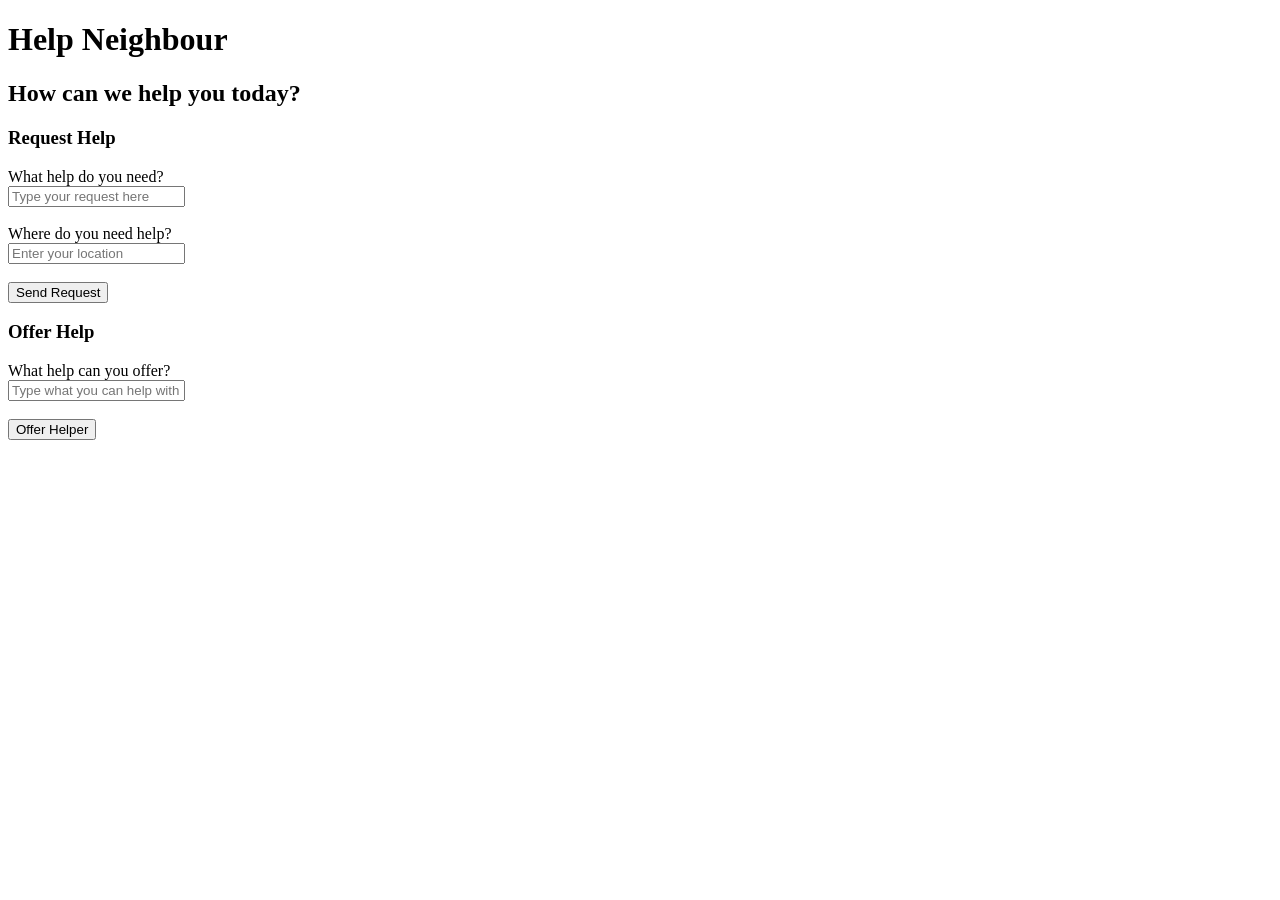
<file: frontend/index.html>
<!DOCTYPE html>
<html>
<head>
     <title>Help Neighbour</title>
</head>

<body>
     <h1>Help Neighbour</h1>

     <h2>How can we help you today?</h2>

     <h3>Request Help</h3>

     <form 
     onsubmit="localstorage.setItem('helpRequested'
     , this.querySelectorAll('input')[0].value);
     localStorage.setItem('helpLocation',
     this.querySelectorAll ('input')[1].value);
     alert('Your help request has been sent');
     return false;">
          <label>What help do you need?</label><br>

<input type="text"placeholder="Type your request here"><br><br>
        <label>Where do you need help?</
label><br>
         <input type="text" placeholder="Enter your location"><br><br>

<button type="submit">Send Request</button>
</form>

<h3>Offer Help</h3>

<form onsubmit="alert('Thank you for offering to help!'); return false;">
<label>What help can you offer?</label><br>
<input type="text"placeholder="Type what you can help with"><br><br>

<button type="submit">Offer Helper</button></form>


<script>
const offering = document.querySelectorAll("form")[1];
offerform.addEventListener("submit",function(event) {
event.preventDefault();
const helpOffered = offerform.querySelector("input").value;
localStorage.setItem("helpOffered",helpOffered);
</script>
</body>
</html>
</file>
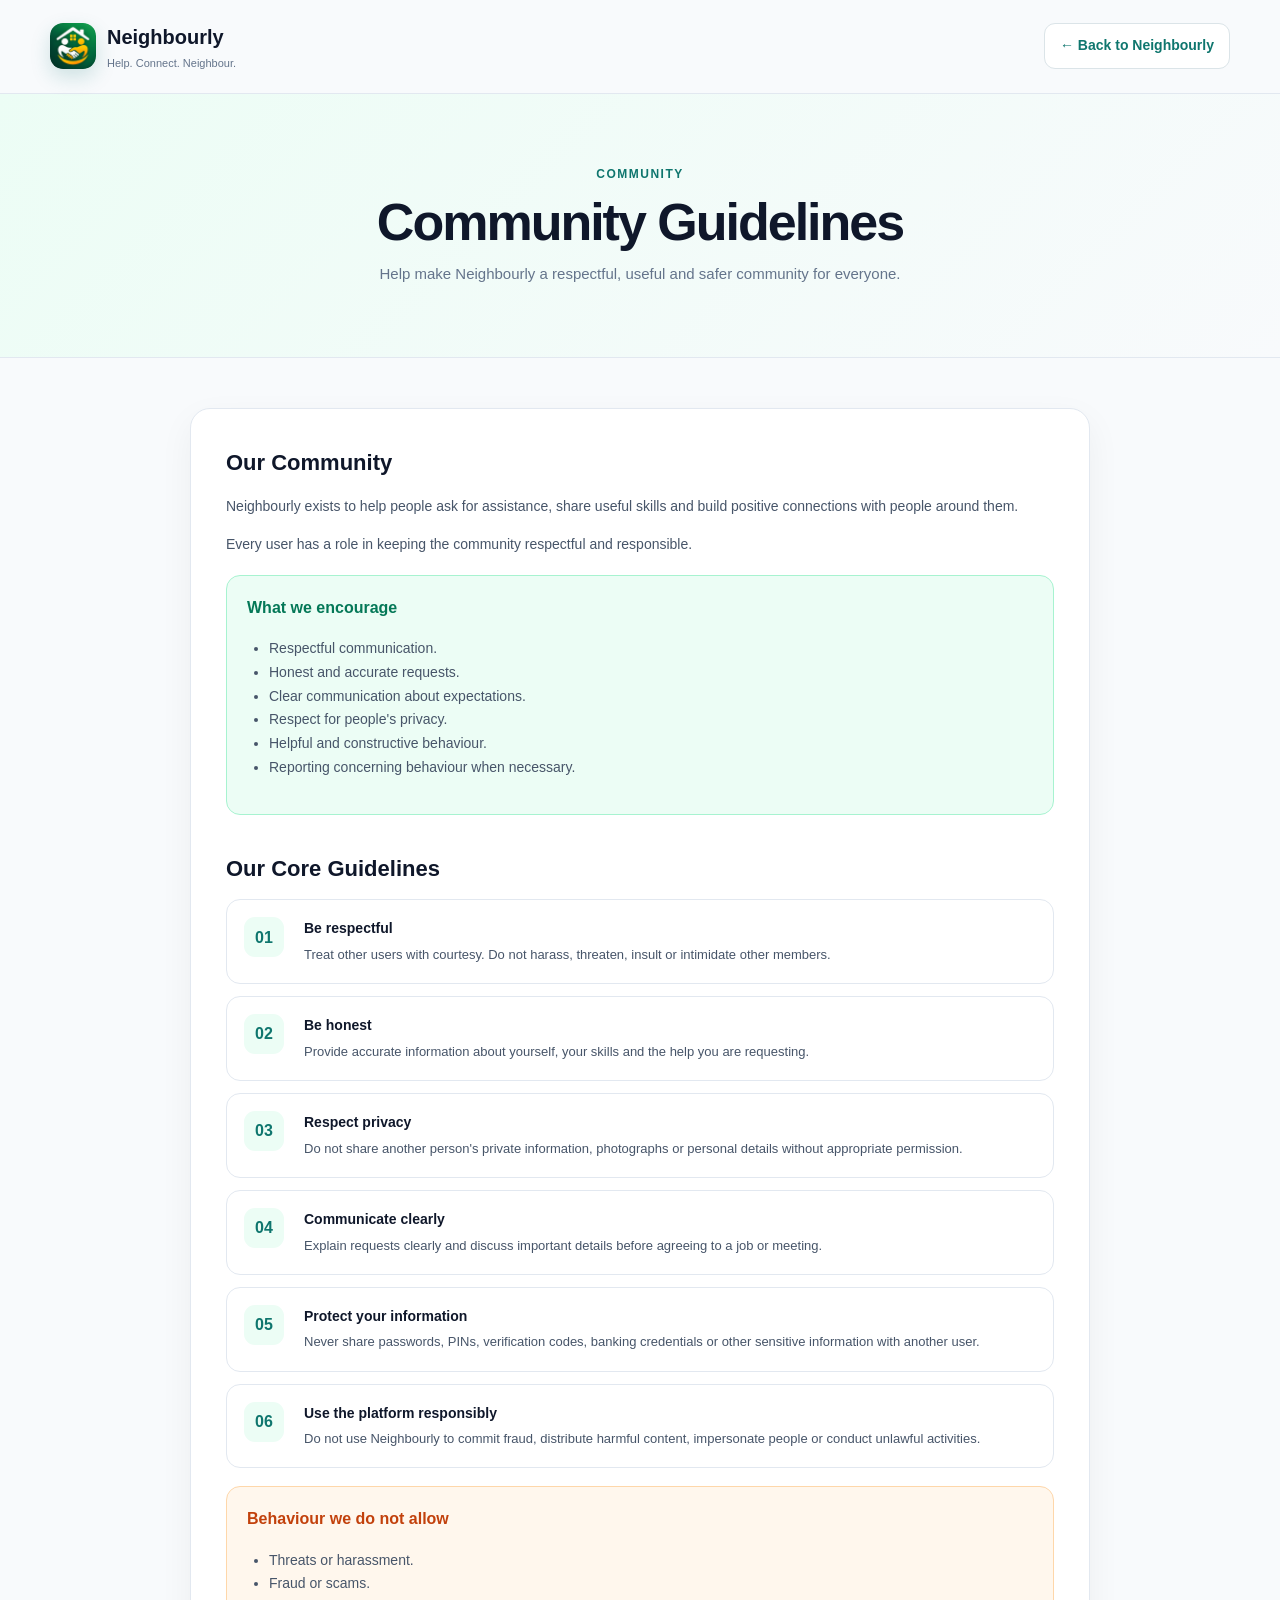
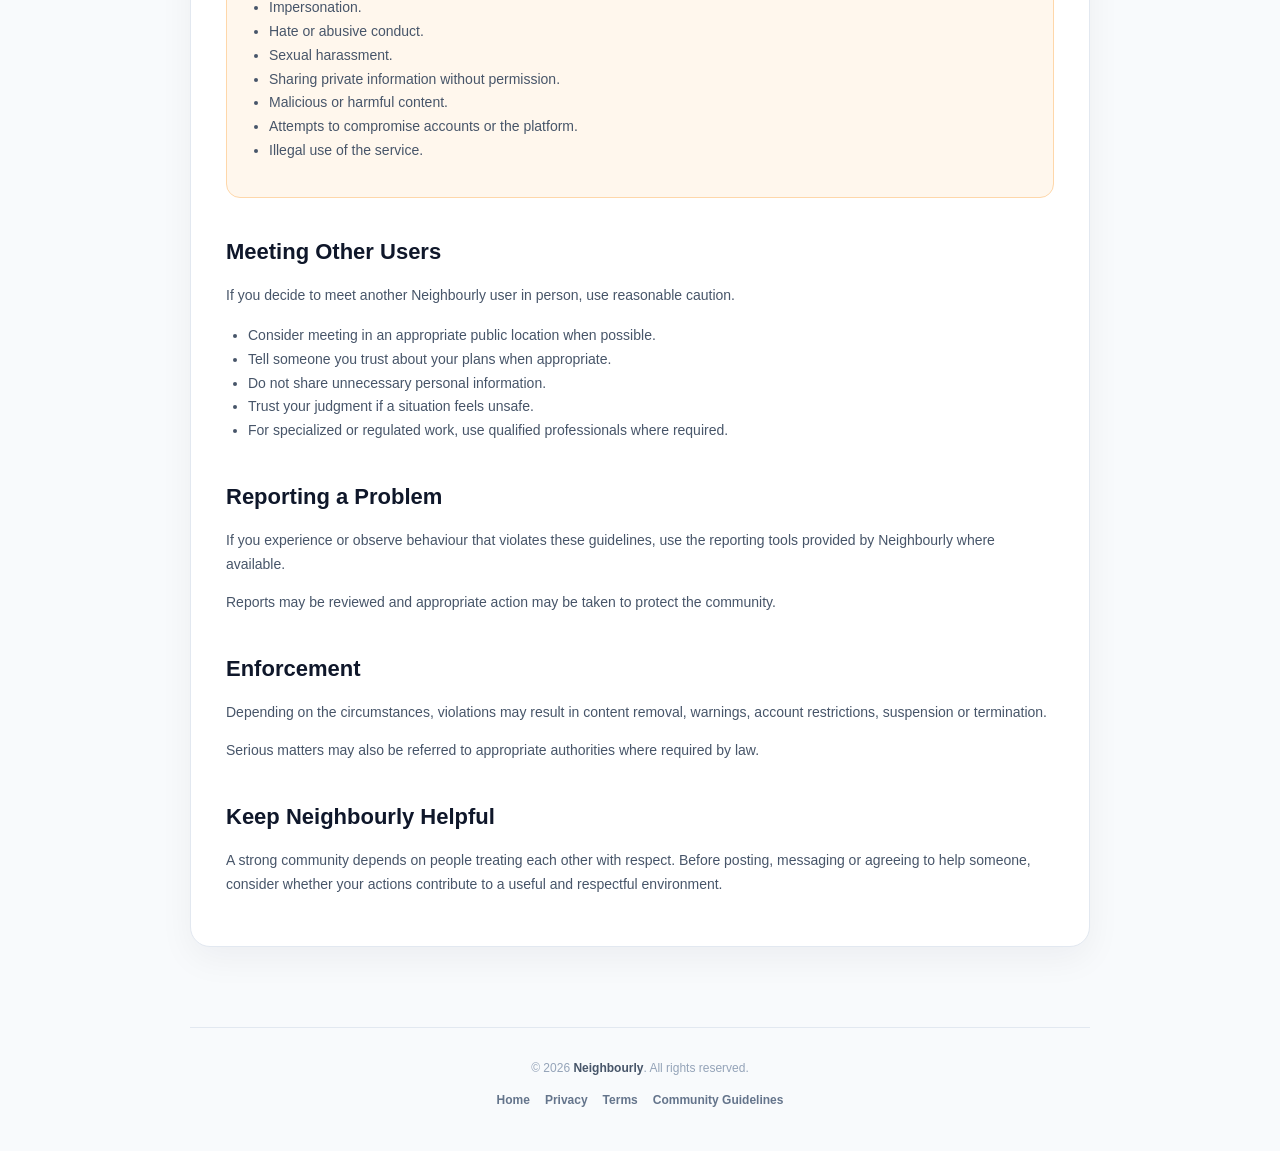
<file: community-guidelines.html>
<!DOCTYPE html><html lang="en">
<head>
  <meta charset="UTF-8">
  <meta name="viewport" content="width=device-width, initial-scale=1.0"><meta
name="description"
content="Neighbourly Community Guidelines — Guidelines for respectful and safe interactions."

«»

  <meta name="theme-color" content="#0f766e">  <title>Community Guidelines — Neighbourly</title>  <link rel="icon" type="image/png" href="neighbourly-icon-192.png">
  <link rel="apple-touch-icon" href="neighbourly-icon-192.png">  <style>
    * {
      box-sizing: border-box;
    }

    html {
      scroll-behavior: smooth;
    }

    body {
      margin: 0;
      font-family: Inter, -apple-system, BlinkMacSystemFont,
        "Segoe UI", Arial, sans-serif;
      background: #f8fafc;
      color: #0f172a;
      line-height: 1.7;
    }

    a {
      color: inherit;
    }

    .topbar {
      width: min(1180px, calc(100% - 40px));
      margin: auto;
      padding: 20px 0;
      display: flex;
      align-items: center;
      justify-content: space-between;
    }

    .brand {
      display: flex;
      align-items: center;
      gap: 11px;
      text-decoration: none;
    }

    .brand-logo {
      width: 46px;
      height: 46px;
      border-radius: 13px;
      object-fit: cover;
      box-shadow: 0 8px 20px rgba(15,118,110,.18);
    }

    .brand-name {
      font-size: 20px;
      font-weight: 850;
    }

    .brand-tag {
      display: block;
      color: #64748b;
      font-size: 11px;
    }

    .back-link {
      text-decoration: none;
      color: #0f766e;
      font-weight: 800;
      font-size: 14px;
      padding: 10px 15px;
      border: 1px solid #dbe4e8;
      border-radius: 11px;
      background: #fff;
    }

    .back-link:hover {
      background: #0f766e;
      color: #fff;
    }

    .hero {
      background: linear-gradient(135deg, #ecfdf5, #f8fafc);
      border-top: 1px solid #e2e8f0;
      border-bottom: 1px solid #e2e8f0;
      padding: 70px 20px;
      text-align: center;
    }

    .hero-label {
      color: #0f766e;
      font-size: 12px;
      font-weight: 900;
      text-transform: uppercase;
      letter-spacing: 1.5px;
    }

    .hero h1 {
      margin: 10px 0;
      font-size: clamp(34px, 5vw, 52px);
      line-height: 1.1;
      letter-spacing: -2px;
    }

    .hero p {
      max-width: 650px;
      margin: auto;
      color: #64748b;
      font-size: 15px;
    }

    .content {
      width: min(900px, calc(100% - 32px));
      margin: 50px auto 80px;
    }

    .card {
      background: #fff;
      border: 1px solid #e2e8f0;
      border-radius: 20px;
      padding: 35px;
      box-shadow: 0 12px 35px rgba(15,23,42,.05);
    }

    h2 {
      margin-top: 35px;
      margin-bottom: 10px;
      font-size: 22px;
    }

    h2:first-child {
      margin-top: 0;
    }

    p,
    li {
      color: #475569;
      font-size: 14px;
    }

    ul {
      padding-left: 22px;
    }

    .good,
    .avoid {
      padding: 18px 20px;
      border-radius: 14px;
      margin: 18px 0;
    }

    .good {
      background: #ecfdf5;
      border: 1px solid #a7f3d0;
    }

    .avoid {
      background: #fff7ed;
      border: 1px solid #fed7aa;
    }

    .good strong {
      color: #047857;
    }

    .avoid strong {
      color: #c2410c;
    }

    .rule {
      display: grid;
      grid-template-columns: 45px 1fr;
      gap: 15px;
      padding: 17px;
      margin: 12px 0;
      border: 1px solid #e2e8f0;
      border-radius: 14px;
      background: #fff;
    }

    .rule-number {
      width: 40px;
      height: 40px;
      border-radius: 11px;
      background: #ecfdf5;
      color: #0f766e;
      display: flex;
      align-items: center;
      justify-content: center;
      font-weight: 900;
    }

    .rule strong {
      display: block;
      margin-bottom: 3px;
      font-size: 14px;
    }

    .rule p {
      margin: 0;
      font-size: 13px;
    }

    footer {
      width: min(900px, calc(100% - 32px));
      margin: auto;
      padding: 30px 0 40px;
      border-top: 1px solid #e2e8f0;
      color: #94a3b8;
      font-size: 12px;
      text-align: center;
    }

    footer strong {
      color: #475569;
    }

    .footer-links {
      display: flex;
      justify-content: center;
      flex-wrap: wrap;
      gap: 15px;
      margin-top: 12px;
    }

    .footer-links a {
      color: #64748b;
      text-decoration: none;
      font-weight: 650;
    }

    .footer-links a:hover {
      color: #0f766e;
      text-decoration: underline;
    }

    @media (max-width: 600px) {
      .topbar {
        width: calc(100% - 28px);
        padding: 16px 0;
      }

      .brand-tag {
        display: none;
      }

      .brand-name {
        font-size: 18px;
      }

      .brand-logo {
        width: 42px;
        height: 42px;
      }

      .back-link {
        font-size: 12px;
        padding: 9px 12px;
      }

      .hero {
        padding: 50px 18px;
      }

      .hero h1 {
        font-size: 36px;
      }

      .card {
        padding: 24px 20px;
      }

      .rule {
        grid-template-columns: 38px 1fr;
        gap: 11px;
      }

      .rule-number {
        width: 36px;
        height: 36px;
      }
    }
  </style></head><body><header class="topbar">  <a href="index.html" class="brand"><img
  src="neighbourly-icon-192.png"
  alt="Neighbourly logo"
  class="brand-logo"
>

<div>
  <div class="brand-name">Neighbourly</div>
  <span class="brand-tag">Help. Connect. Neighbour.</span>
</div>

  </a>  <a href="index.html" class="back-link">
    ← Back to Neighbourly
  </a></header><section class="hero">  <div class="hero-label">Community</div>  <h1>Community Guidelines</h1>  <p>
    Help make Neighbourly a respectful, useful and safer
    community for everyone.
  </p></section><main class="content">  <article class="card"><h2>Our Community</h2>

<p>
  Neighbourly exists to help people ask for assistance,
  share useful skills and build positive connections with
  people around them.
</p>

<p>
  Every user has a role in keeping the community respectful
  and responsible.
</p>


<div class="good">

  <strong>What we encourage</strong>

  <ul>
    <li>Respectful communication.</li>
    <li>Honest and accurate requests.</li>
    <li>Clear communication about expectations.</li>
    <li>Respect for people's privacy.</li>
    <li>Helpful and constructive behaviour.</li>
    <li>Reporting concerning behaviour when necessary.</li>
  </ul>

</div>


<h2>Our Core Guidelines</h2>


<div class="rule">

  <div class="rule-number">01</div>

  <div>

    <strong>Be respectful</strong>

    <p>
      Treat other users with courtesy. Do not harass,
      threaten, insult or intimidate other members.
    </p>

  </div>

</div>


<div class="rule">

  <div class="rule-number">02</div>

  <div>

    <strong>Be honest</strong>

    <p>
      Provide accurate information about yourself,
      your skills and the help you are requesting.
    </p>

  </div>

</div>


<div class="rule">

  <div class="rule-number">03</div>

  <div>

    <strong>Respect privacy</strong>

    <p>
      Do not share another person's private information,
      photographs or personal details without appropriate
      permission.
    </p>

  </div>

</div>


<div class="rule">

  <div class="rule-number">04</div>

  <div>

    <strong>Communicate clearly</strong>

    <p>
      Explain requests clearly and discuss important
      details before agreeing to a job or meeting.
    </p>

  </div>

</div>


<div class="rule">

  <div class="rule-number">05</div>

  <div>

    <strong>Protect your information</strong>

    <p>
      Never share passwords, PINs, verification codes,
      banking credentials or other sensitive information
      with another user.
    </p>

  </div>

</div>


<div class="rule">

  <div class="rule-number">06</div>

  <div>

    <strong>Use the platform responsibly</strong>

    <p>
      Do not use Neighbourly to commit fraud, distribute
      harmful content, impersonate people or conduct
      unlawful activities.
    </p>

  </div>

</div>


<div class="avoid">

  <strong>Behaviour we do not allow</strong>

  <ul>
    <li>Threats or harassment.</li>
    <li>Fraud or scams.</li>
    <li>Impersonation.</li>
    <li>Hate or abusive conduct.</li>
    <li>Sexual harassment.</li>
    <li>Sharing private information without permission.</li>
    <li>Malicious or harmful content.</li>
    <li>Attempts to compromise accounts or the platform.</li>
    <li>Illegal use of the service.</li>
  </ul>

</div>


<h2>Meeting Other Users</h2>

<p>
  If you decide to meet another Neighbourly user in person,
  use reasonable caution.
</p>

<ul>
  <li>Consider meeting in an appropriate public location when possible.</li>
  <li>Tell someone you trust about your plans when appropriate.</li>
  <li>Do not share unnecessary personal information.</li>
  <li>Trust your judgment if a situation feels unsafe.</li>
  <li>For specialized or regulated work, use qualified professionals where required.</li>
</ul>


<h2>Reporting a Problem</h2>

<p>
  If you experience or observe behaviour that violates
  these guidelines, use the reporting tools provided by
  Neighbourly where available.
</p>

<p>
  Reports may be reviewed and appropriate action may be
  taken to protect the community.
</p>


<h2>Enforcement</h2>

<p>
  Depending on the circumstances, violations may result in
  content removal, warnings, account restrictions,
  suspension or termination.
</p>

<p>
  Serious matters may also be referred to appropriate
  authorities where required by law.
</p>


<h2>Keep Neighbourly Helpful</h2>

<p>
  A strong community depends on people treating each other
  with respect. Before posting, messaging or agreeing to
  help someone, consider whether your actions contribute
  to a useful and respectful environment.
</p>

  </article></main><footer>© 2026 <strong>Neighbourly</strong>. All rights reserved.

  <div class="footer-links">
    <a href="index.html">Home</a>
    <a href="privacy.html">Privacy</a>
    <a href="terms.html">Terms</a>
    <a href="community-guidelines.html">Community Guidelines</a>
  </div></footer></body>
</html>
</file>
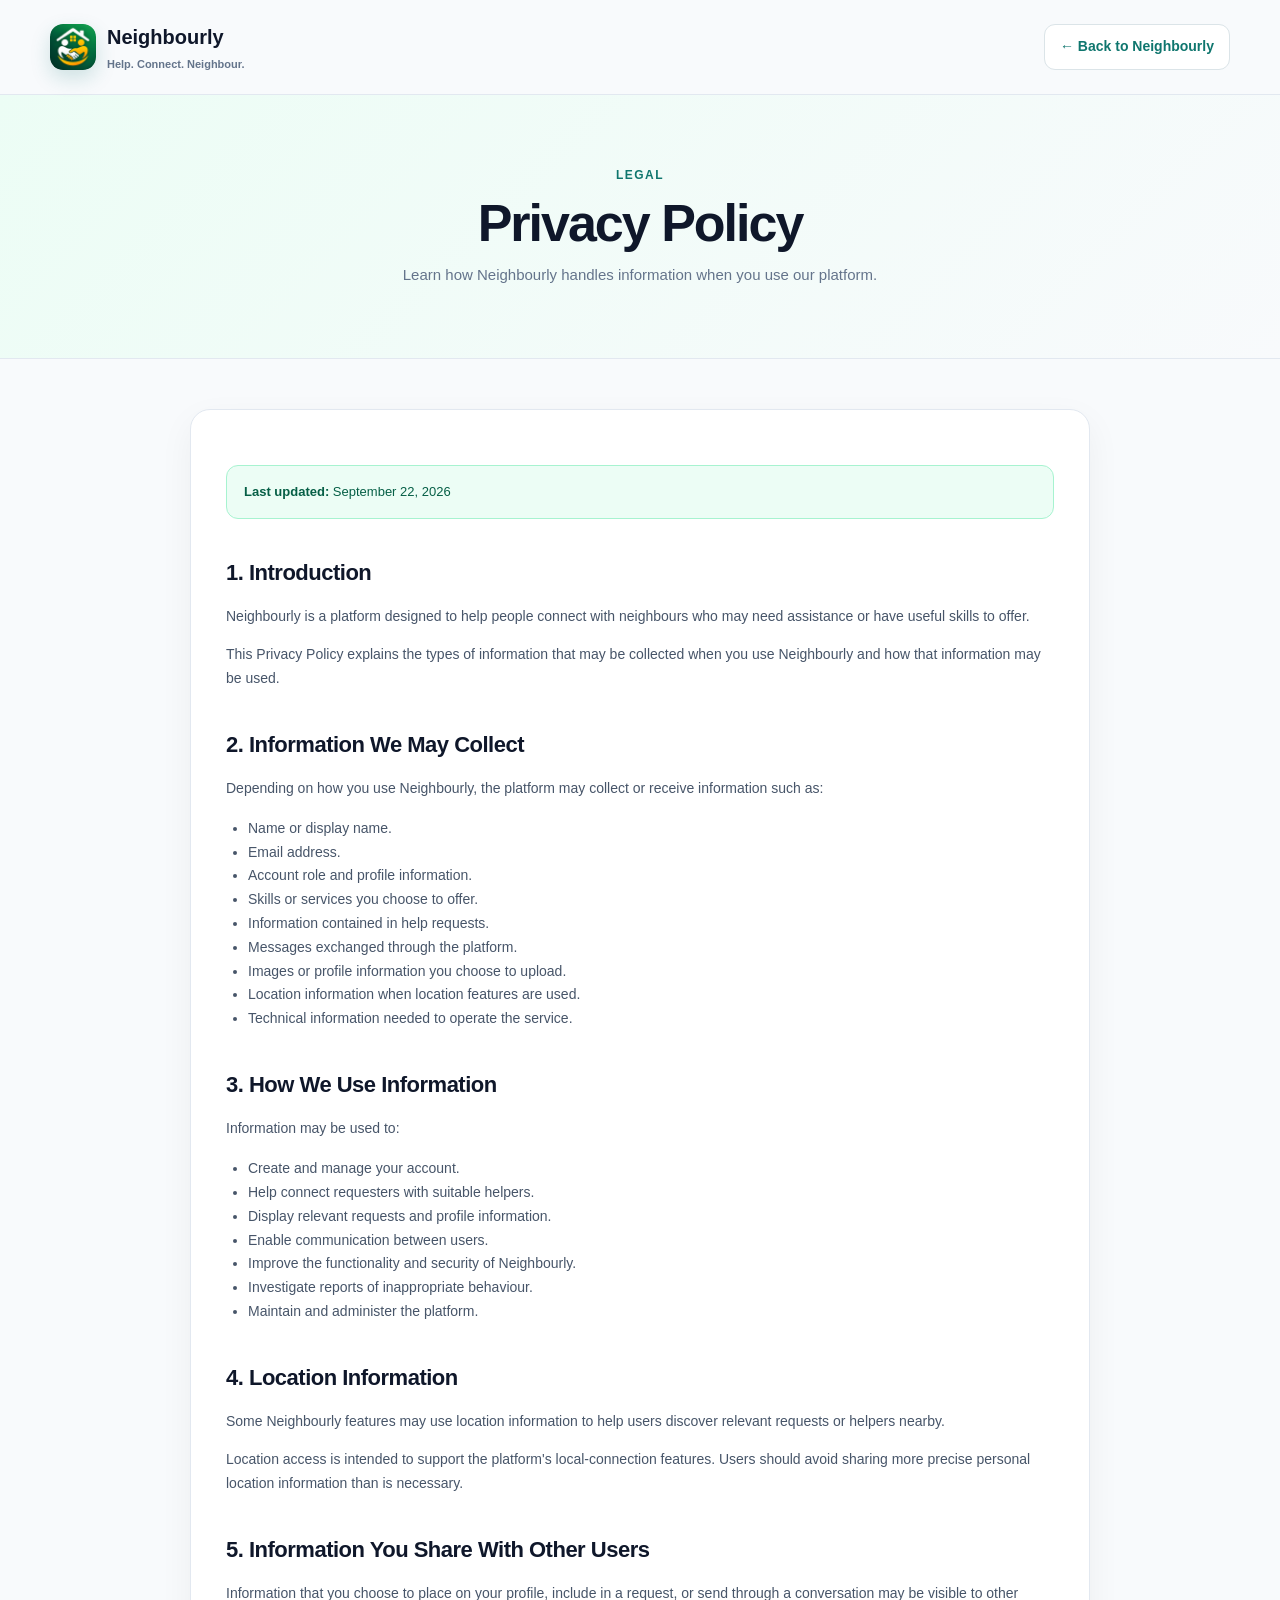
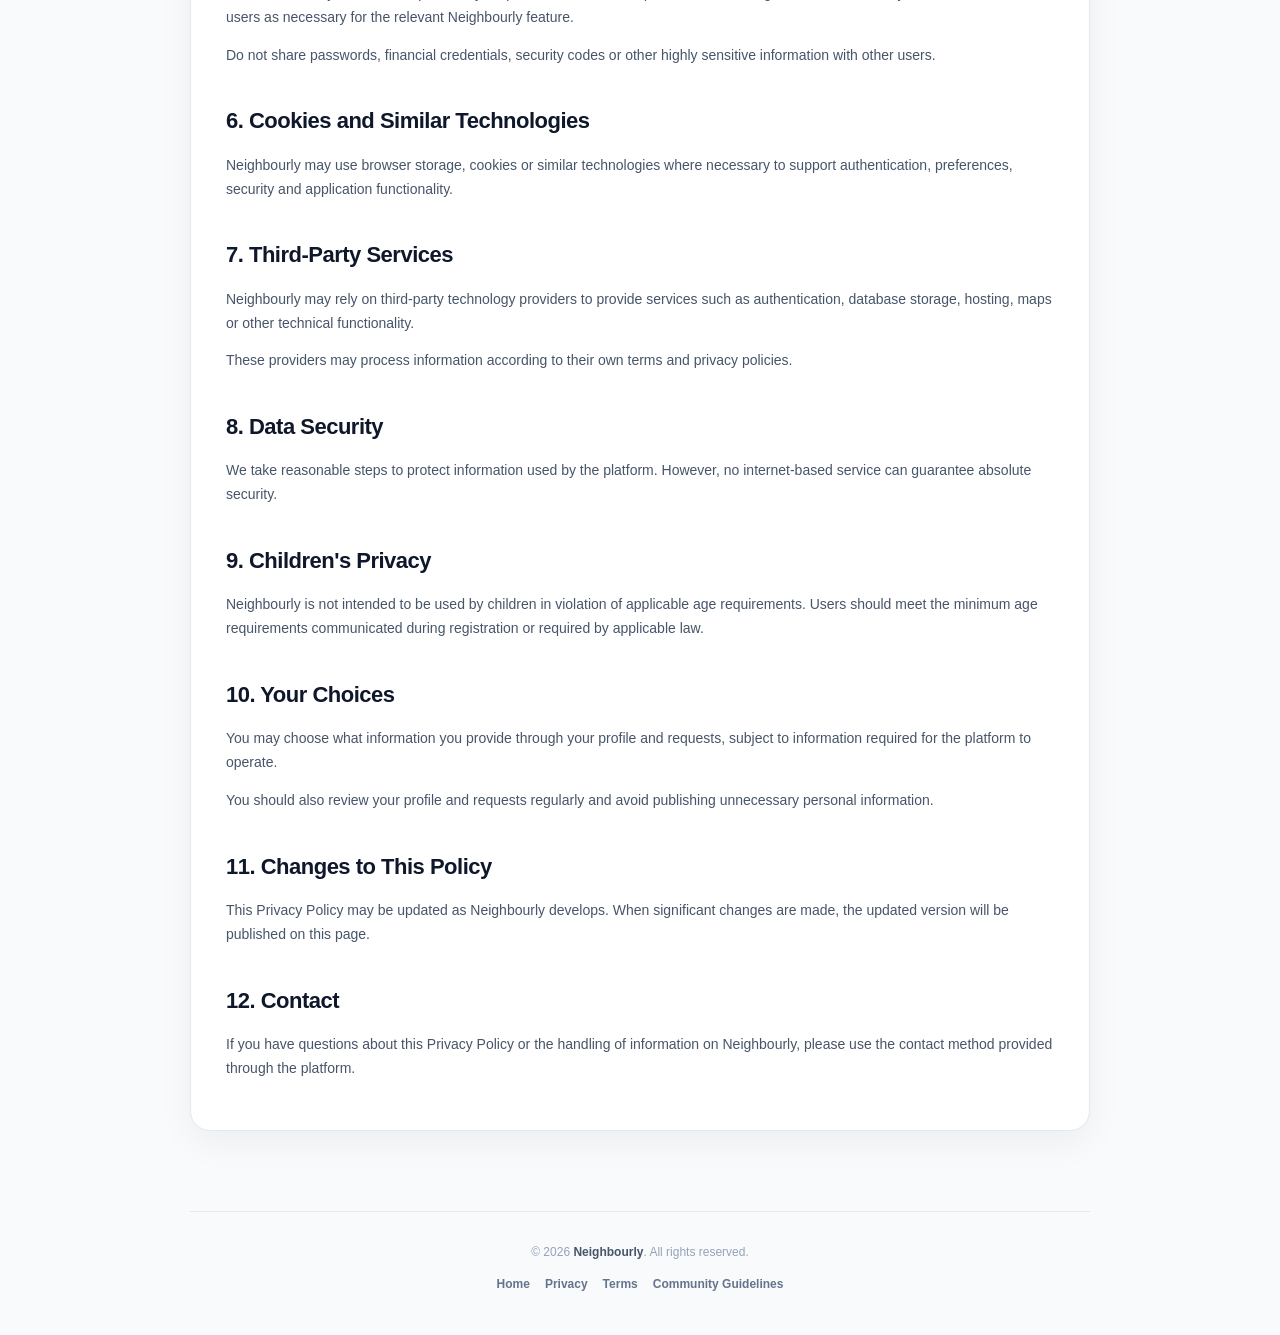
<file: privacy.html>
<!DOCTYPE html><html lang="en">
<head>
  <meta charset="UTF-8">
  <meta name="viewport" content="width=device-width, initial-scale=1.0"><meta
name="description"
content="Neighbourly Privacy Policy — Learn how Neighbourly collects, uses and protects information."

«»

  <meta name="theme-color" content="#0f766e">  <title>Privacy Policy — Neighbourly</title>  <link rel="icon" type="image/png" href="neighbourly-icon-192.png">
  <link rel="apple-touch-icon" href="neighbourly-icon-192.png">
  <link rel="manifest" href="/help-neighbour/manifest.json">  <style>
    * {
      box-sizing: border-box;
    }

    html {
      scroll-behavior: smooth;
    }

    body {
      margin: 0;
      font-family: Inter, -apple-system, BlinkMacSystemFont,
        "Segoe UI", Arial, sans-serif;
      background: #f8fafc;
      color: #0f172a;
      line-height: 1.7;
    }

    a {
      color: inherit;
    }

    .topbar {
      width: min(1180px, calc(100% - 40px));
      margin: auto;
      padding: 20px 0;
      display: flex;
      justify-content: space-between;
      align-items: center;
      gap: 20px;
    }

    .brand {
      display: flex;
      align-items: center;
      gap: 11px;
      text-decoration: none;
    }

    .brand-logo {
      width: 46px;
      height: 46px;
      border-radius: 13px;
      object-fit: cover;
      box-shadow: 0 8px 20px rgba(15,118,110,.18);
    }

    .brand-name {
      font-size: 20px;
      font-weight: 850;
    }

    .brand-tag {
      display: block;
      color: #64748b;
      font-size: 11px;
      font-weight: 600;
      margin-top: 1px;
    }

    .back-link {
      text-decoration: none;
      color: #0f766e;
      font-weight: 800;
      font-size: 14px;
      padding: 10px 15px;
      border: 1px solid #dbe4e8;
      border-radius: 11px;
      background: #fff;
      transition: .2s ease;
    }

    .back-link:hover {
      background: #0f766e;
      color: #fff;
      border-color: #0f766e;
    }

    .hero {
      background: linear-gradient(135deg, #ecfdf5, #f8fafc);
      border-top: 1px solid #e2e8f0;
      border-bottom: 1px solid #e2e8f0;
      padding: 70px 20px;
      text-align: center;
    }

    .hero-label {
      color: #0f766e;
      font-size: 12px;
      font-weight: 900;
      text-transform: uppercase;
      letter-spacing: 1.5px;
    }

    .hero h1 {
      margin: 10px 0;
      font-size: clamp(34px, 5vw, 52px);
      line-height: 1.1;
      letter-spacing: -2px;
    }

    .hero p {
      max-width: 650px;
      margin: auto;
      color: #64748b;
      font-size: 15px;
    }

    .content {
      width: min(900px, calc(100% - 32px));
      margin: 50px auto 80px;
    }

    .card {
      background: #fff;
      border: 1px solid #e2e8f0;
      border-radius: 20px;
      padding: 35px;
      box-shadow: 0 12px 35px rgba(15,23,42,.05);
    }

    h2 {
      margin-top: 35px;
      margin-bottom: 10px;
      font-size: 22px;
      letter-spacing: -.5px;
    }

    h2:first-child {
      margin-top: 0;
    }

    h3 {
      font-size: 16px;
      margin-top: 24px;
    }

    p,
    li {
      color: #475569;
      font-size: 14px;
    }

    ul {
      padding-left: 22px;
    }

    .notice {
      padding: 15px 17px;
      background: #ecfdf5;
      border: 1px solid #a7f3d0;
      border-radius: 12px;
      color: #065f46;
      margin: 20px 0;
      font-size: 13px;
    }

    footer {
      width: min(900px, calc(100% - 32px));
      margin: auto;
      padding: 30px 0 40px;
      border-top: 1px solid #e2e8f0;
      color: #94a3b8;
      font-size: 12px;
      text-align: center;
    }

    footer strong {
      color: #475569;
    }

    .footer-links {
      display: flex;
      justify-content: center;
      flex-wrap: wrap;
      gap: 15px;
      margin-top: 12px;
    }

    .footer-links a {
      color: #64748b;
      text-decoration: none;
      font-weight: 650;
    }

    .footer-links a:hover {
      color: #0f766e;
      text-decoration: underline;
    }

    @media (max-width: 600px) {
      .topbar {
        width: calc(100% - 28px);
        padding: 16px 0;
      }

      .brand-tag {
        display: none;
      }

      .brand-name {
        font-size: 18px;
      }

      .brand-logo {
        width: 42px;
        height: 42px;
      }

      .back-link {
        font-size: 12px;
        padding: 9px 12px;
      }

      .hero {
        padding: 50px 18px;
      }

      .hero h1 {
        font-size: 36px;
      }

      .content {
        margin-top: 30px;
      }

      .card {
        padding: 24px 20px;
        border-radius: 16px;
      }
    }
  </style></head><body><header class="topbar">  <a href="index.html" class="brand"><img
  src="neighbourly-icon-192.png"
  alt="Neighbourly logo"
  class="brand-logo"
>

<div>
  <div class="brand-name">Neighbourly</div>
  <span class="brand-tag">Help. Connect. Neighbour.</span>
</div>

  </a>  <a href="index.html" class="back-link">
    ← Back to Neighbourly
  </a></header><section class="hero">  <div class="hero-label">Legal</div>  <h1>Privacy Policy</h1>  <p>
    Learn how Neighbourly handles information when you use
    our platform.
  </p></section><main class="content">  <article class="card"><div class="notice">
  <strong>Last updated:</strong> September 22, 2026
</div>

<h2>1. Introduction</h2>

<p>
  Neighbourly is a platform designed to help people connect
  with neighbours who may need assistance or have useful
  skills to offer.
</p>

<p>
  This Privacy Policy explains the types of information that
  may be collected when you use Neighbourly and how that
  information may be used.
</p>


<h2>2. Information We May Collect</h2>

<p>
  Depending on how you use Neighbourly, the platform may
  collect or receive information such as:
</p>

<ul>
  <li>Name or display name.</li>
  <li>Email address.</li>
  <li>Account role and profile information.</li>
  <li>Skills or services you choose to offer.</li>
  <li>Information contained in help requests.</li>
  <li>Messages exchanged through the platform.</li>
  <li>Images or profile information you choose to upload.</li>
  <li>Location information when location features are used.</li>
  <li>Technical information needed to operate the service.</li>
</ul>


<h2>3. How We Use Information</h2>

<p>
  Information may be used to:
</p>

<ul>
  <li>Create and manage your account.</li>
  <li>Help connect requesters with suitable helpers.</li>
  <li>Display relevant requests and profile information.</li>
  <li>Enable communication between users.</li>
  <li>Improve the functionality and security of Neighbourly.</li>
  <li>Investigate reports of inappropriate behaviour.</li>
  <li>Maintain and administer the platform.</li>
</ul>


<h2>4. Location Information</h2>

<p>
  Some Neighbourly features may use location information to
  help users discover relevant requests or helpers nearby.
</p>

<p>
  Location access is intended to support the platform's
  local-connection features. Users should avoid sharing more
  precise personal location information than is necessary.
</p>


<h2>5. Information You Share With Other Users</h2>

<p>
  Information that you choose to place on your profile,
  include in a request, or send through a conversation may
  be visible to other users as necessary for the relevant
  Neighbourly feature.
</p>

<p>
  Do not share passwords, financial credentials, security
  codes or other highly sensitive information with other
  users.
</p>


<h2>6. Cookies and Similar Technologies</h2>

<p>
  Neighbourly may use browser storage, cookies or similar
  technologies where necessary to support authentication,
  preferences, security and application functionality.
</p>


<h2>7. Third-Party Services</h2>

<p>
  Neighbourly may rely on third-party technology providers
  to provide services such as authentication, database
  storage, hosting, maps or other technical functionality.
</p>

<p>
  These providers may process information according to their
  own terms and privacy policies.
</p>


<h2>8. Data Security</h2>

<p>
  We take reasonable steps to protect information used by
  the platform. However, no internet-based service can
  guarantee absolute security.
</p>


<h2>9. Children's Privacy</h2>

<p>
  Neighbourly is not intended to be used by children in
  violation of applicable age requirements. Users should
  meet the minimum age requirements communicated during
  registration or required by applicable law.
</p>


<h2>10. Your Choices</h2>

<p>
  You may choose what information you provide through your
  profile and requests, subject to information required for
  the platform to operate.
</p>

<p>
  You should also review your profile and requests regularly
  and avoid publishing unnecessary personal information.
</p>


<h2>11. Changes to This Policy</h2>

<p>
  This Privacy Policy may be updated as Neighbourly develops.
  When significant changes are made, the updated version will
  be published on this page.
</p>


<h2>12. Contact</h2>

<p>
  If you have questions about this Privacy Policy or the
  handling of information on Neighbourly, please use the
  contact method provided through the platform.
</p>

  </article></main><footer>© 2026 <strong>Neighbourly</strong>. All rights reserved.

  <div class="footer-links">
    <a href="index.html">Home</a>
    <a href="privacy.html">Privacy</a>
    <a href="terms.html">Terms</a>
    <a href="community-guidelines.html">Community Guidelines</a>
  </div></footer></body>
</html>
</file>
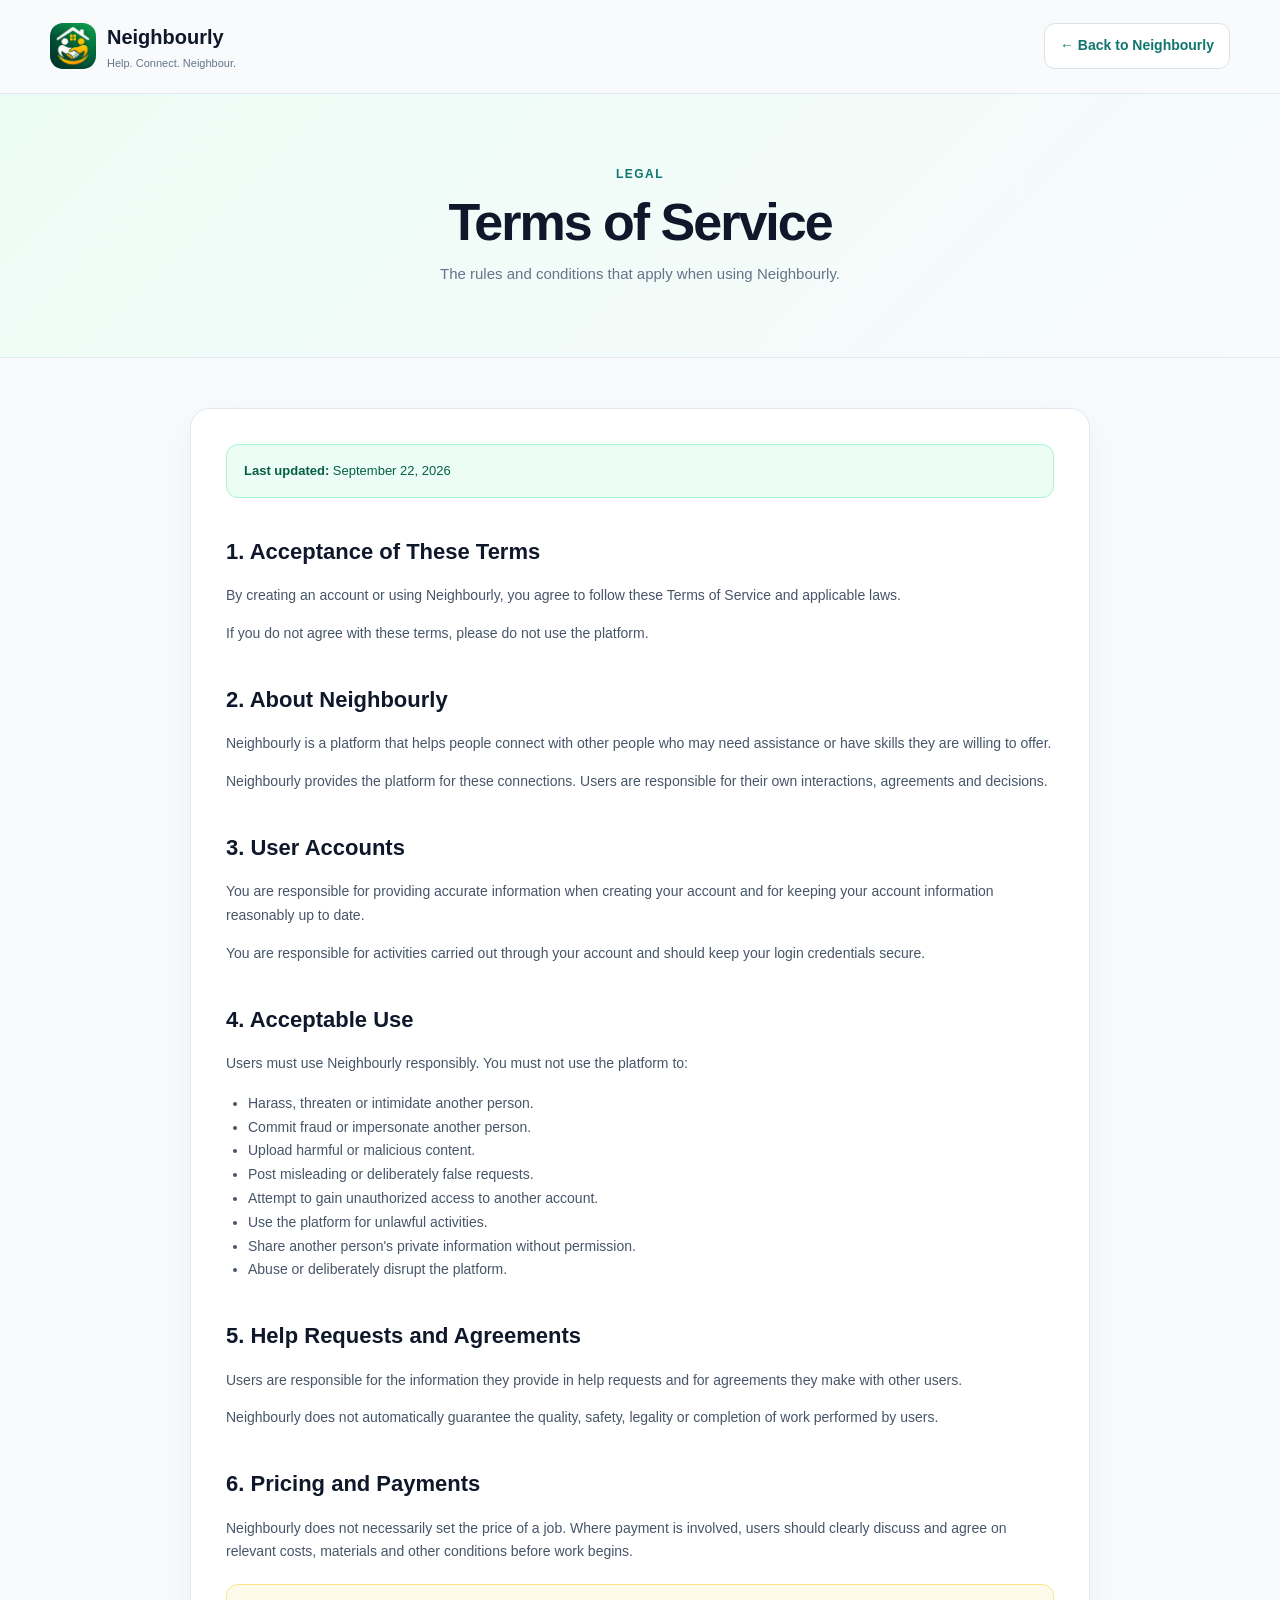
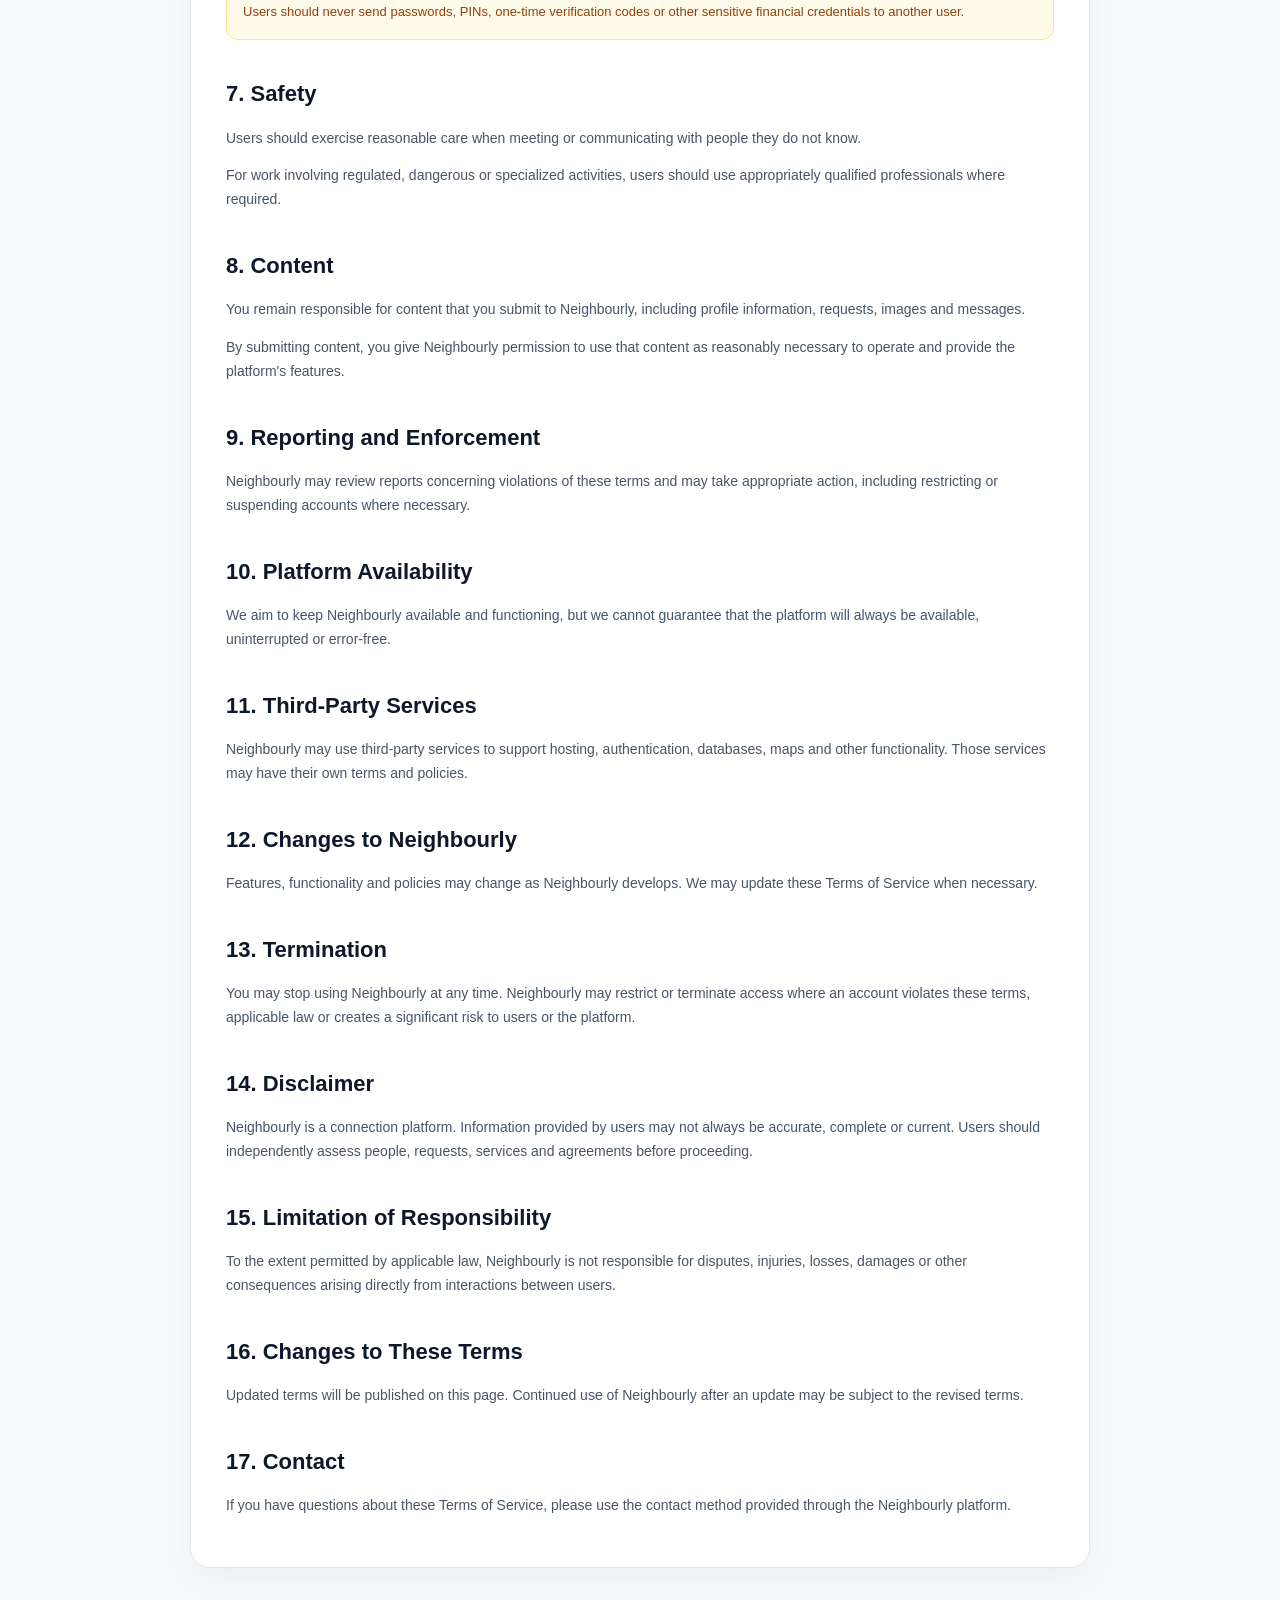
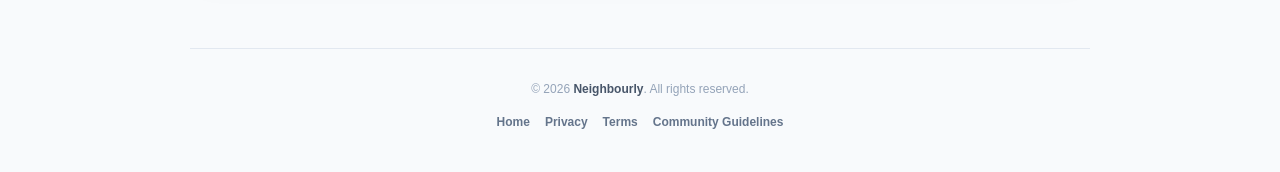
<file: terms.html>
<!DOCTYPE html><html lang="en">
<head>
  <meta charset="UTF-8">
  <meta name="viewport" content="width=device-width, initial-scale=1.0"><meta
name="description"
content="Neighbourly Terms of Service — Rules and conditions for using the Neighbourly platform."

«»

  <meta name="theme-color" content="#0f766e">  <title>Terms of Service — Neighbourly</title>  <link rel="icon" type="image/png" href="neighbourly-icon-192.png">
  <link rel="apple-touch-icon" href="neighbourly-icon-192.png">  <style>
    * { box-sizing: border-box; }

    html { scroll-behavior: smooth; }

    body {
      margin: 0;
      font-family: Inter, -apple-system, BlinkMacSystemFont,
        "Segoe UI", Arial, sans-serif;
      background: #f8fafc;
      color: #0f172a;
      line-height: 1.7;
    }

    a { color: inherit; }

    .topbar {
      width: min(1180px, calc(100% - 40px));
      margin: auto;
      padding: 20px 0;
      display: flex;
      align-items: center;
      justify-content: space-between;
    }

    .brand {
      display: flex;
      align-items: center;
      gap: 11px;
      text-decoration: none;
    }

    .brand-logo {
      width: 46px;
      height: 46px;
      border-radius: 13px;
      object-fit: cover;
    }

    .brand-name {
      font-size: 20px;
      font-weight: 850;
    }

    .brand-tag {
      display: block;
      color: #64748b;
      font-size: 11px;
    }

    .back-link {
      text-decoration: none;
      color: #0f766e;
      font-weight: 800;
      font-size: 14px;
      padding: 10px 15px;
      border: 1px solid #dbe4e8;
      border-radius: 11px;
      background: #fff;
    }

    .back-link:hover {
      background: #0f766e;
      color: #fff;
    }

    .hero {
      background: linear-gradient(135deg, #ecfdf5, #f8fafc);
      border-top: 1px solid #e2e8f0;
      border-bottom: 1px solid #e2e8f0;
      padding: 70px 20px;
      text-align: center;
    }

    .hero-label {
      color: #0f766e;
      font-size: 12px;
      font-weight: 900;
      text-transform: uppercase;
      letter-spacing: 1.5px;
    }

    .hero h1 {
      margin: 10px 0;
      font-size: clamp(34px, 5vw, 52px);
      line-height: 1.1;
      letter-spacing: -2px;
    }

    .hero p {
      max-width: 650px;
      margin: auto;
      color: #64748b;
      font-size: 15px;
    }

    .content {
      width: min(900px, calc(100% - 32px));
      margin: 50px auto 80px;
    }

    .card {
      background: #fff;
      border: 1px solid #e2e8f0;
      border-radius: 20px;
      padding: 35px;
      box-shadow: 0 12px 35px rgba(15,23,42,.05);
    }

    h2 {
      margin-top: 35px;
      margin-bottom: 10px;
      font-size: 22px;
    }

    h2:first-child {
      margin-top: 0;
    }

    p, li {
      color: #475569;
      font-size: 14px;
    }

    ul {
      padding-left: 22px;
    }

    .notice {
      padding: 15px 17px;
      background: #ecfdf5;
      border: 1px solid #a7f3d0;
      border-radius: 12px;
      color: #065f46;
      margin-bottom: 25px;
      font-size: 13px;
    }

    .warning {
      padding: 16px;
      background: #fffbeb;
      border: 1px solid #fde68a;
      border-radius: 12px;
      color: #92400e;
      font-size: 13px;
      margin: 20px 0;
    }

    footer {
      width: min(900px, calc(100% - 32px));
      margin: auto;
      padding: 30px 0 40px;
      border-top: 1px solid #e2e8f0;
      color: #94a3b8;
      font-size: 12px;
      text-align: center;
    }

    footer strong { color: #475569; }

    .footer-links {
      display: flex;
      justify-content: center;
      flex-wrap: wrap;
      gap: 15px;
      margin-top: 12px;
    }

    .footer-links a {
      color: #64748b;
      text-decoration: none;
      font-weight: 650;
    }

    .footer-links a:hover {
      color: #0f766e;
      text-decoration: underline;
    }

    @media (max-width: 600px) {
      .topbar {
        width: calc(100% - 28px);
        padding: 16px 0;
      }

      .brand-tag { display: none; }

      .brand-name { font-size: 18px; }

      .brand-logo {
        width: 42px;
        height: 42px;
      }

      .back-link {
        font-size: 12px;
        padding: 9px 12px;
      }

      .hero {
        padding: 50px 18px;
      }

      .hero h1 {
        font-size: 36px;
      }

      .card {
        padding: 24px 20px;
      }
    }
  </style></head><body><header class="topbar">  <a href="index.html" class="brand"><img
  src="neighbourly-icon-192.png"
  alt="Neighbourly logo"
  class="brand-logo"
>

<div>
  <div class="brand-name">Neighbourly</div>
  <span class="brand-tag">Help. Connect. Neighbour.</span>
</div>

  </a>  <a href="index.html" class="back-link">
    ← Back to Neighbourly
  </a></header><section class="hero">  <div class="hero-label">Legal</div>  <h1>Terms of Service</h1>  <p>
    The rules and conditions that apply when using Neighbourly.
  </p></section><main class="content">  <article class="card"><div class="notice">
  <strong>Last updated:</strong> September 22, 2026
</div>

<h2>1. Acceptance of These Terms</h2>

<p>
  By creating an account or using Neighbourly, you agree
  to follow these Terms of Service and applicable laws.
</p>

<p>
  If you do not agree with these terms, please do not use
  the platform.
</p>


<h2>2. About Neighbourly</h2>

<p>
  Neighbourly is a platform that helps people connect with
  other people who may need assistance or have skills they
  are willing to offer.
</p>

<p>
  Neighbourly provides the platform for these connections.
  Users are responsible for their own interactions,
  agreements and decisions.
</p>


<h2>3. User Accounts</h2>

<p>
  You are responsible for providing accurate information
  when creating your account and for keeping your account
  information reasonably up to date.
</p>

<p>
  You are responsible for activities carried out through
  your account and should keep your login credentials secure.
</p>


<h2>4. Acceptable Use</h2>

<p>
  Users must use Neighbourly responsibly. You must not use
  the platform to:
</p>

<ul>
  <li>Harass, threaten or intimidate another person.</li>
  <li>Commit fraud or impersonate another person.</li>
  <li>Upload harmful or malicious content.</li>
  <li>Post misleading or deliberately false requests.</li>
  <li>Attempt to gain unauthorized access to another account.</li>
  <li>Use the platform for unlawful activities.</li>
  <li>Share another person's private information without permission.</li>
  <li>Abuse or deliberately disrupt the platform.</li>
</ul>


<h2>5. Help Requests and Agreements</h2>

<p>
  Users are responsible for the information they provide in
  help requests and for agreements they make with other users.
</p>

<p>
  Neighbourly does not automatically guarantee the quality,
  safety, legality or completion of work performed by users.
</p>


<h2>6. Pricing and Payments</h2>

<p>
  Neighbourly does not necessarily set the price of a job.
  Where payment is involved, users should clearly discuss
  and agree on relevant costs, materials and other conditions
  before work begins.
</p>

<div class="warning">
  Users should never send passwords, PINs, one-time
  verification codes or other sensitive financial credentials
  to another user.
</div>


<h2>7. Safety</h2>

<p>
  Users should exercise reasonable care when meeting or
  communicating with people they do not know.
</p>

<p>
  For work involving regulated, dangerous or specialized
  activities, users should use appropriately qualified
  professionals where required.
</p>


<h2>8. Content</h2>

<p>
  You remain responsible for content that you submit to
  Neighbourly, including profile information, requests,
  images and messages.
</p>

<p>
  By submitting content, you give Neighbourly permission to
  use that content as reasonably necessary to operate and
  provide the platform's features.
</p>


<h2>9. Reporting and Enforcement</h2>

<p>
  Neighbourly may review reports concerning violations of
  these terms and may take appropriate action, including
  restricting or suspending accounts where necessary.
</p>


<h2>10. Platform Availability</h2>

<p>
  We aim to keep Neighbourly available and functioning, but
  we cannot guarantee that the platform will always be
  available, uninterrupted or error-free.
</p>


<h2>11. Third-Party Services</h2>

<p>
  Neighbourly may use third-party services to support
  hosting, authentication, databases, maps and other
  functionality. Those services may have their own terms
  and policies.
</p>


<h2>12. Changes to Neighbourly</h2>

<p>
  Features, functionality and policies may change as
  Neighbourly develops. We may update these Terms of Service
  when necessary.
</p>


<h2>13. Termination</h2>

<p>
  You may stop using Neighbourly at any time. Neighbourly
  may restrict or terminate access where an account violates
  these terms, applicable law or creates a significant risk
  to users or the platform.
</p>


<h2>14. Disclaimer</h2>

<p>
  Neighbourly is a connection platform. Information provided
  by users may not always be accurate, complete or current.
  Users should independently assess people, requests,
  services and agreements before proceeding.
</p>


<h2>15. Limitation of Responsibility</h2>

<p>
  To the extent permitted by applicable law, Neighbourly is
  not responsible for disputes, injuries, losses, damages or
  other consequences arising directly from interactions
  between users.
</p>


<h2>16. Changes to These Terms</h2>

<p>
  Updated terms will be published on this page. Continued
  use of Neighbourly after an update may be subject to the
  revised terms.
</p>


<h2>17. Contact</h2>

<p>
  If you have questions about these Terms of Service, please
  use the contact method provided through the Neighbourly
  platform.
</p>

  </article></main><footer>© 2026 <strong>Neighbourly</strong>. All rights reserved.

  <div class="footer-links">
    <a href="index.html">Home</a>
    <a href="privacy.html">Privacy</a>
    <a href="terms.html">Terms</a>
    <a href="community-guidelines.html">Community Guidelines</a>
  </div></footer></body>
</html>
</file>
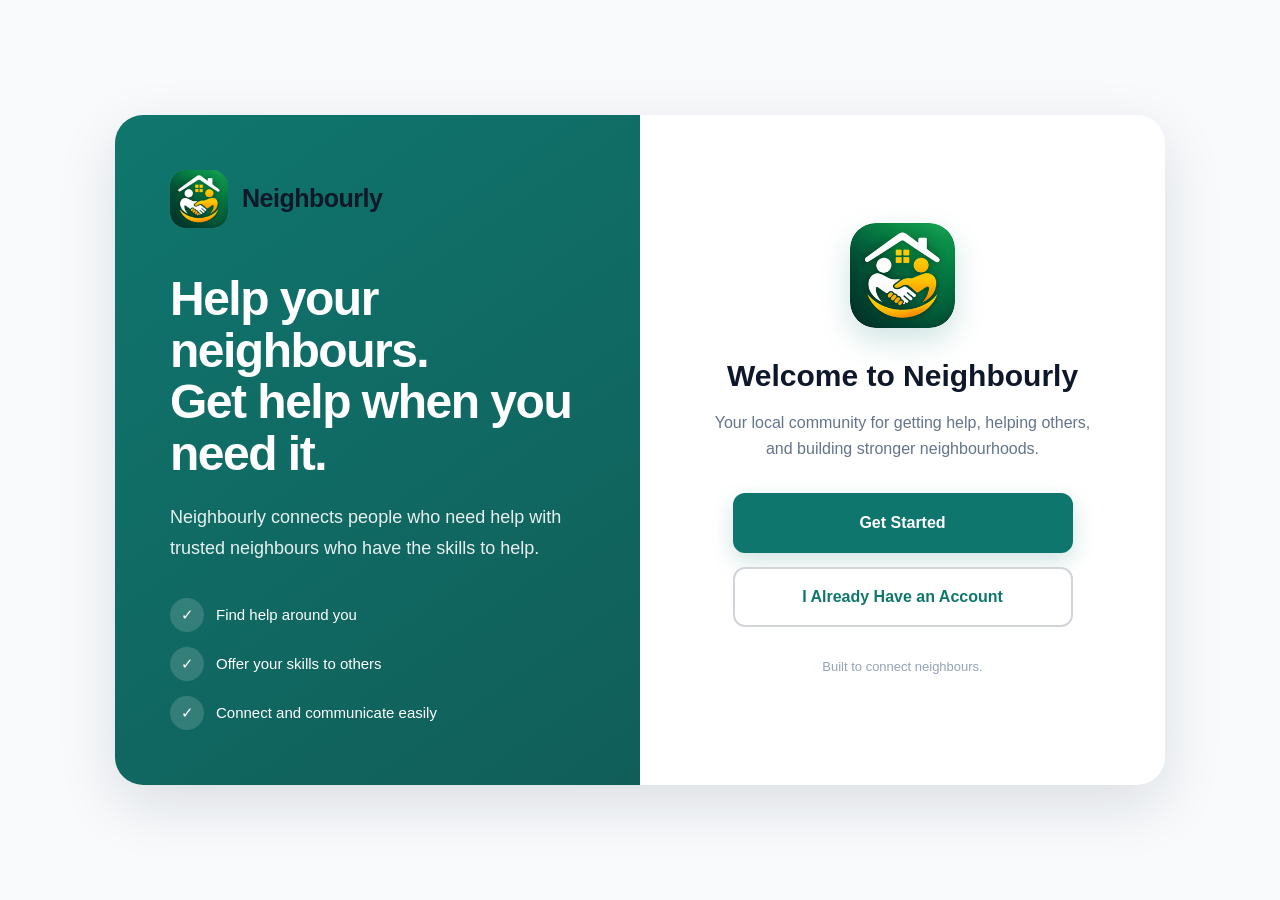
<file: welcome.html>
<!DOCTYPE html>
<html lang="en">
<head>
  <meta charset="UTF-8">
  <meta name="viewport" content="width=device-width, initial-scale=1.0">

  <title>Welcome to Neighbourly</title>

  <meta name="description" content="Neighbourly connects people who need help with trusted neighbours who can help.">

  <link rel="icon" type="image/png" href="neighbourly-icon-192.png">

  <link rel="stylesheet" href="style.css">

  <style>
    * {
      box-sizing: border-box;
    }

    body {
      margin: 0;
      font-family: Arial, Helvetica, sans-serif;
      background: #f8fafc;
      color: #0f172a;
    }

    .welcome-page {
      min-height: 100vh;
      display: flex;
      align-items: center;
      justify-content: center;
      padding: 30px 20px;
    }

    .welcome-card {
      width: 100%;
      max-width: 1050px;
      min-height: 620px;
      background: #ffffff;
      border-radius: 28px;
      overflow: hidden;
      display: grid;
      grid-template-columns: 1fr 1fr;
      box-shadow: 0 20px 60px rgba(15, 23, 42, 0.12);
    }

    .welcome-left {
      background: linear-gradient(145deg, #0f766e, #115e59);
      color: #ffffff;
      padding: 55px;
      display: flex;
      flex-direction: column;
      justify-content: center;
    }

    .brand {
      display: flex;
      align-items: center;
      gap: 14px;
      margin-bottom: 45px;
    }

    .brand img {
      width: 58px;
      height: 58px;
      border-radius: 16px;
      object-fit: cover;
      background: #ffffff;
    }

    .brand-name {
      font-size: 25px;
      font-weight: 800;
      letter-spacing: -0.5px;
    }

    .welcome-left h1 {
      margin: 0 0 22px;
      font-size: 48px;
      line-height: 1.08;
      letter-spacing: -1.5px;
    }

    .welcome-left p {
      margin: 0;
      max-width: 500px;
      font-size: 18px;
      line-height: 1.7;
      color: rgba(255, 255, 255, 0.9);
    }

    .features {
      display: grid;
      gap: 15px;
      margin-top: 35px;
    }

    .feature {
      display: flex;
      align-items: center;
      gap: 12px;
      font-size: 15px;
    }

    .feature-icon {
      width: 34px;
      height: 34px;
      display: flex;
      align-items: center;
      justify-content: center;
      border-radius: 50%;
      background: rgba(255, 255, 255, 0.15);
    }

    .welcome-right {
      padding: 55px;
      display: flex;
      flex-direction: column;
      justify-content: center;
      align-items: center;
      text-align: center;
    }

    .app-icon {
      width: 105px;
      height: 105px;
      border-radius: 26px;
      object-fit: cover;
      margin-bottom: 25px;
      box-shadow: 0 12px 30px rgba(15, 118, 110, 0.2);
    }

    .welcome-right h2 {
      margin: 0 0 12px;
      font-size: 30px;
    }

    .welcome-right p {
      max-width: 400px;
      margin: 0 0 32px;
      color: #64748b;
      line-height: 1.6;
    }

    .buttons {
      width: 100%;
      max-width: 340px;
      display: grid;
      gap: 14px;
    }

    .btn {
      width: 100%;
      padding: 16px 22px;
      border-radius: 12px;
      font-size: 16px;
      font-weight: 700;
      text-decoration: none;
      cursor: pointer;
      transition: 0.2s ease;
    }

    .btn-primary {
      background: #0f766e;
      color: #ffffff;
      border: 2px solid #0f766e;
    }

    .btn-primary:hover {
      background: #115e59;
      border-color: #115e59;
      transform: translateY(-2px);
    }

    .btn-secondary {
      background: #ffffff;
      color: #0f766e;
      border: 2px solid #d1d5db;
    }

    .btn-secondary:hover {
      border-color: #0f766e;
      transform: translateY(-2px);
    }

    .footer-text {
      margin-top: 30px;
      font-size: 13px;
      color: #94a3b8;
    }

    @media (max-width: 800px) {
      .welcome-card {
        grid-template-columns: 1fr;
        max-width: 520px;
      }

      .welcome-left {
        padding: 40px 30px;
      }

      .welcome-left h1 {
        font-size: 38px;
      }

      .brand {
        margin-bottom: 35px;
      }

      .welcome-right {
        padding: 40px 30px;
      }
    }

    @media (max-width: 480px) {
      .welcome-page {
        padding: 0;
      }

      .welcome-card {
        min-height: 100vh;
        border-radius: 0;
      }

      .welcome-left {
        padding: 35px 24px;
      }

      .welcome-left h1 {
        font-size: 34px;
      }

      .welcome-left p {
        font-size: 16px;
      }

      .welcome-right {
        padding: 35px 24px;
      }
    }
  </style>
</head>

<body>

  <main class="welcome-page">

    <section class="welcome-card">

      <div class="welcome-left">

        <div class="brand">
          <img src="neighbourly-icon-192.png" alt="Neighbourly logo">
          <span class="brand-name">Neighbourly</span>
        </div>

        <h1>
          Help your neighbours.<br>
          Get help when you need it.
        </h1>

        <p>
          Neighbourly connects people who need help with trusted
          neighbours who have the skills to help.
        </p>

        <div class="features">

          <div class="feature">
            <span class="feature-icon">✓</span>
            <span>Find help around you</span>
          </div>

          <div class="feature">
            <span class="feature-icon">✓</span>
            <span>Offer your skills to others</span>
          </div>

          <div class="feature">
            <span class="feature-icon">✓</span>
            <span>Connect and communicate easily</span>
          </div>

        </div>

      </div>

      <div class="welcome-right">

        <img
          class="app-icon"
          src="neighbourly-icon-192.png"
          alt="Neighbourly"
        >

        <h2>Welcome to Neighbourly</h2>

        <p>
          Your local community for getting help,
          helping others, and building stronger neighbourhoods.
        </p>

        <div class="buttons">

          <a href="register.html" class="btn btn-primary">
            Get Started
          </a>

          <a href="login.html" class="btn btn-secondary">
            I Already Have an Account
          </a>

        </div>

        <div class="footer-text">
          Built to connect neighbours.
        </div>

      </div>

    </section>

  </main>

</body>
</html>
</file>
<file: style.css>
/* =========================================================
   NEIGHBOURLY — PRODUCTION APP DESIGN SYSTEM
   ========================================================= */

:root {

  --primary: #0f766e;
  --primary-dark: #0b5f59;
  --primary-deep: #064e49;

  --accent: #14b8a6;
  --accent-bright: #2dd4bf;

  --primary-light: #ccfbf1;

  --bg: #f4f7f8;
  --surface: #ffffff;
  --surface-soft: #f8fafc;

  --text: #0f172a;
  --text-soft: #475569;
  --muted: #64748b;

  --border: #e2e8f0;

  --success: #16a34a;
  --danger: #dc2626;

  --radius-sm: 10px;
  --radius-md: 14px;
  --radius-lg: 18px;
  --radius-xl: 22px;
  --radius-2xl: 28px;

  --shadow-xs:
    0 2px 7px rgba(15,23,42,.04);

  --shadow-sm:
    0 6px 20px rgba(15,23,42,.06);

  --shadow-md:
    0 12px 35px rgba(15,23,42,.10);

  --shadow-lg:
    0 25px 70px rgba(15,23,42,.16);

  --shadow-primary:
    0 12px 35px rgba(15,118,110,.25);

  --transition-fast:
    .18s cubic-bezier(.4,0,.2,1);

  --transition:
    .28s cubic-bezier(.4,0,.2,1);

  --transition-slow:
    .55s cubic-bezier(.4,0,.2,1);
}



/* =========================================================
   RESET
   ========================================================= */

* {

  box-sizing: border-box;

  margin: 0;

  padding: 0;

}


html {

  scroll-behavior: smooth;

}


body {

  font-family:
    Inter,
    -apple-system,
    BlinkMacSystemFont,
    "Segoe UI",
    Roboto,
    Arial,
    sans-serif;

  background: var(--bg);

  color: var(--text);

  min-height: 100vh;

  line-height: 1.5;

  -webkit-font-smoothing: antialiased;

}


button,
input,
textarea,
select {

  font: inherit;

}


button {

  cursor: pointer;

}


img {

  max-width: 100%;

}


::selection {

  background: var(--primary-light);

  color: var(--primary-deep);

}



/* =========================================================
   APP BACKGROUND
   ========================================================= */

.app-background {

  position: fixed;

  inset: 0;

  pointer-events: none;

  overflow: hidden;

  z-index: -1;

}


.ambient-glow {

  position: absolute;

  border-radius: 50%;

  filter: blur(70px);

  opacity: .35;

  animation: floatingGlow 10s ease-in-out infinite;

}


.glow-one {

  width: 280px;

  height: 280px;

  background: rgba(20,184,166,.16);

  top: -100px;

  left: 20%;

}


.glow-two {

  width: 250px;

  height: 250px;

  background: rgba(15,118,110,.12);

  bottom: 5%;

  right: 10%;

  animation-delay: -3s;

}


.glow-three {

  width: 180px;

  height: 180px;

  background: rgba(45,212,191,.10);

  top: 45%;

  left: -70px;

  animation-delay: -6s;

}


@keyframes floatingGlow {

  0%,
  100% {

    transform:
      translate3d(0,0,0)
      scale(1);

  }

  50% {

    transform:
      translate3d(20px,-25px,0)
      scale(1.08);

  }

}



/* =========================================================
   BUTTONS
   ========================================================= */

.btn {

  position: relative;

  border: none;

  border-radius: var(--radius-md);

  padding: 11px 16px;

  font-weight: 750;

  transition:
    transform var(--transition-fast),
    box-shadow var(--transition),
    background var(--transition),
    color var(--transition);

  overflow: hidden;

}


.btn::after {

  content: "";

  position: absolute;

  inset: 0;

  background:
    linear-gradient(
      115deg,
      transparent 25%,
      rgba(255,255,255,.25),
      transparent 75%
    );

  transform: translateX(-120%);

  transition: transform .65s ease;

}


.btn:hover::after {

  transform: translateX(120%);

}


.btn:hover {

  transform: translateY(-2px);

}


.btn:active {

  transform: translateY(0) scale(.98);

}


.btn-primary {

  color: white;

  background:
    linear-gradient(
      135deg,
      var(--primary),
      var(--accent)
    );

  box-shadow:
    0 8px 22px rgba(15,118,110,.20);

}


.btn-primary:hover {

  box-shadow: var(--shadow-primary);

}


.btn-outline {

  background: rgba(255,255,255,.75);

  color: var(--primary);

  border: 1px solid rgba(15,118,110,.18);

  backdrop-filter: blur(10px);

}


.btn-outline:hover {

  background: var(--primary-light);

  border-color: rgba(15,118,110,.35);

}



/* =========================================================
   DASHBOARD SHELL
   ========================================================= */

.dashboard-container {

  display: flex;

  width: 100%;

  min-height: 100vh;

  position: relative;

}



/* =========================================================
   SIDEBAR
   ========================================================= */

.sidebar {

  width: 390px;

  min-width: 390px;

  height: 100vh;

  padding: 20px;

  overflow-y: auto;

  overflow-x: hidden;

  background:
    linear-gradient(
      180deg,
      rgba(255,255,255,.96),
      rgba(248,250,252,.94)
    );

  border-right: 1px solid rgba(226,232,240,.8);

  box-shadow:
    8px 0 35px rgba(15,23,42,.05);

  backdrop-filter: blur(18px);

  z-index: 20;

  animation:
    sidebarReveal .65s cubic-bezier(.22,1,.36,1);

}


.sidebar::-webkit-scrollbar {

  width: 5px;

}


.sidebar::-webkit-scrollbar-thumb {

  background: #cbd5e1;

  border-radius: 20px;

}


.sidebar::-webkit-scrollbar-track {

  background: transparent;

}


@keyframes sidebarReveal {

  from {

    opacity: 0;

    transform: translateX(-35px);

  }

  to {

    opacity: 1;

    transform: translateX(0);

  }

}



/* =========================================================
   BRAND
   ========================================================= */

.sidebar-brand {

  display: flex;

  align-items: center;

  gap: 11px;

  padding: 3px 5px 19px;

}


.brand-mark {

  width: 43px;

  height: 43px;

  border-radius: 14px;

  display: flex;

  align-items: center;

  justify-content: center;

  color: white;

  font-size: 21px;

  background:
    linear-gradient(
      135deg,
      var(--primary),
      var(--accent)
    );

  box-shadow:
    0 8px 20px rgba(15,118,110,.23);

  animation:
    brandFloat 4s ease-in-out infinite;

}


@keyframes brandFloat {

  0%,
  100% {

    transform: translateY(0) rotate(0);

  }

  50% {

    transform: translateY(-3px) rotate(1deg);

  }

}


.brand-name {

  font-size: 19px;

  font-weight: 850;

  letter-spacing: -.4px;

}


.brand-tagline {

  color: var(--muted);

  font-size: 10px;

  margin-top: 1px;

}



/* =========================================================
   PROFILE CARD
   ========================================================= */

.profile-card {

  position: relative;

  overflow: hidden;

  padding: 22px;

  text-align: center;

  border-radius: var(--radius-2xl);

  border: 1px solid rgba(15,118,110,.10);

  background:
    linear-gradient(
      145deg,
      rgba(255,255,255,.98),
      rgba(248,255,254,.98)
    );

  box-shadow: var(--shadow-sm);

  transition:
    transform var(--transition),
    box-shadow var(--transition);

}


.profile-card:hover {

  transform: translateY(-3px);

  box-shadow: var(--shadow-md);

}


.profile-cover {

  position: absolute;

  top: 0;

  left: 0;

  right: 0;

  height: 75px;

  background:
    linear-gradient(
      135deg,
      var(--primary),
      var(--accent)
    );

  opacity: .95;

}


.profile-cover::after {

  content: "";

  position: absolute;

  width: 140px;

  height: 140px;

  border-radius: 50%;

  background: rgba(255,255,255,.10);

  right: -45px;

  top: -75px;

}


.profile-avatar-wrapper {

  position: relative;

  width: 86px;

  height: 86px;

  margin: 28px auto 12px;

}


.profile-card img {

  width: 86px;

  height: 86px;

  border-radius: 50%;

  object-fit: cover;

  background: var(--primary-light);

  border: 4px solid white;

  box-shadow:
    0 0 0 3px rgba(20,184,166,.25),
    0 10px 25px rgba(15,118,110,.18);

  transition: transform var(--transition);

}


.profile-card img:hover {

  transform: scale(1.07);

}


.online-dot {

  position: absolute;

  right: 2px;

  bottom: 5px;

  width: 17px;

  height: 17px;

  border-radius: 50%;

  background: #22c55e;

  border: 3px solid white;

  box-shadow:
    0 0 0 4px rgba(34,197,94,.13);

  animation: onlinePulse 2.2s infinite;

}


@keyframes onlinePulse {

  0%,
  100% {

    box-shadow:
      0 0 0 4px rgba(34,197,94,.12);

  }

  50% {

    box-shadow:
      0 0 0 8px rgba(34,197,94,0);

  }

}


#userName {

  font-size: 19px;

  font-weight: 850;

  margin-bottom: 2px;

}


#userEmail {

  color: var(--muted);

  font-size: 12px;

  word-break: break-word;

}


.user-status {

  display: inline-flex;

  align-items: center;

  justify-content: center;

  margin-top: 8px;

  padding: 4px 10px;

  border-radius: 999px;

  background: #ecfdf5;

  color: #15803d;

  font-size: 11px;

  font-weight: 800;

}


.profile-info-row {

  display: flex;

  align-items: center;

  justify-content: center;

  flex-wrap: wrap;

  gap: 7px;

  margin-top: 11px;

}


#userSkill,
#userRole {

  display: inline-flex;

  padding: 5px 9px;

  border-radius: 999px;

  background: #f1f5f9;

  color: var(--text-soft);

  font-size: 11px;

  font-weight: 700;

}


.profile-actions {

  display: grid;

  grid-template-columns: 1fr 1fr;

  gap: 8px;

  margin-top: 17px;

}


.profile-actions .btn {

  padding: 10px 7px;

  font-size: 12px;

}


.notification-button {

  position: relative;

}


#notificationBadge {

  display: inline-flex;

  align-items: center;

  justify-content: center;

  min-width: 18px;

  height: 18px;

  padding: 0 5px;

  margin-left: 3px;

  border-radius: 50%;

  background: #ef4444;

  color: white;

  font-size: 9px;

  font-weight: 900;

  box-shadow: 0 3px 10px rgba(239,68,68,.30);

  animation: badgePulse 2s infinite;

}


@keyframes badgePulse {

  0%,
  100% {

    transform: scale(1);

  }

  50% {

    transform: scale(1.12);

  }

}


.admin-button {

  width: 100%;

  margin-top: 9px;

}



/* =========================================================
   ACTION CARD
   ========================================================= */

.action-card {

  position: relative;

  overflow: hidden;

  margin-top: 16px;

  padding: 20px;

  border-radius: var(--radius-2xl);

  color: white;

  background:
    radial-gradient(
      circle at 95% 5%,
      rgba(255,255,255,.18),
      transparent 27%
    ),
    linear-gradient(
      135deg,
      #0f766e,
      #064e49
    );

  box-shadow:
    0 14px 35px rgba(15,118,110,.24);

  animation:
    cardReveal .7s .1s both;

}


.action-card::before {

  content: "";

  position: absolute;

  width: 160px;

  height: 160px;

  border-radius: 50%;

  right: -70px;

  bottom: -85px;

  background: rgba(255,255,255,.08);

}


.action-icon {

  display: inline-flex;

  width: 43px;

  height: 43px;

  align-items: center;

  justify-content: center;

  border-radius: 14px;

  background: rgba(255,255,255,.14);

  font-size: 21px;

  margin-bottom: 11px;

}


.action-label {

  display: block;

  font-size: 9px;

  letter-spacing: 1.4px;

  font-weight: 900;

  opacity: .72;

}


.action-card h3 {

  font-size: 18px;

  line-height: 1.25;

  margin-top: 4px;

}


.action-card p {

  font-size: 12px;

  line-height: 1.6;

  opacity: .84;

  margin: 7px 0 16px;

}


.help-button {

  width: 100%;

  display: flex;

  align-items: center;

  justify-content: space-between;

  background: white;

  color: var(--primary);

  padding: 12px 14px;

}


.help-button:hover {

  color: var(--primary-dark);

  background: #f0fdfa;

}


.help-button span {

  font-size: 18px;

  transition: transform var(--transition);

}


.help-button:hover span {

  transform: translateX(4px);

}


.logout-button {

  width: 100%;

  margin-top: 8px;

  padding: 9px;

  border: 1px solid rgba(255,255,255,.12);

  border-radius: 11px;

  background: rgba(255,255,255,.07);

  color: rgba(255,255,255,.82);

  transition: var(--transition);

}


.logout-button:hover {

  background: rgba(255,255,255,.14);

  color: white;

}



/* =========================================================
   SECTIONS
   ========================================================= */

.dashboard-section {

  margin-top: 22px;

}


.section-heading {

  display: flex;

  align-items: center;

  justify-content: space-between;

  gap: 10px;

  margin-bottom: 11px;

}


.section-heading.compact {

  margin-bottom: 17px;

}


.section-eyebrow {

  display: block;

  color: var(--primary);

  font-size: 8px;

  font-weight: 900;

  letter-spacing: 1.4px;

  margin-bottom: 2px;

}


.section-heading h3 {

  font-size: 15px;

  font-weight: 850;

}


.section-pulse {

  width: 8px;

  height: 8px;

  border-radius: 50%;

  background: var(--accent);

  box-shadow:
    0 0 0 5px rgba(20,184,166,.10);

  animation: pulseDot 2s infinite;

}


@keyframes pulseDot {

  50% {

    transform: scale(1.2);

    opacity: .65;

  }

}


.live-badge {

  padding: 4px 8px;

  border-radius: 999px;

  background: #ecfdf5;

  color: #15803d;

  font-size: 8px;

  font-weight: 900;

  letter-spacing: .8px;

}


.empty-state {

  padding: 14px;

  border: 1px dashed #d7dee8;

  border-radius: 13px;

  color: var(--muted);

  font-size: 12px;

  text-align: center;

  background: rgba(255,255,255,.45);

}


.loading-dot {

  display: inline-block;

  width: 7px;

  height: 7px;

  margin-right: 5px;

  border-radius: 50%;

  background: var(--accent);

  animation: loadingBlink 1s infinite;

}


@keyframes loadingBlink {

  50% {

    opacity: .25;

  }

}



/* =========================================================
   ACTIVE JOBS
   ========================================================= */

#active-jobs-list {

  margin-top: 8px;

}


.active-job-card {

  position: relative;

  background: white;

  border: 1px solid var(--border);

  border-radius: var(--radius-lg);

  padding: 14px 14px 14px 17px;

  margin-bottom: 9px;

  box-shadow: var(--shadow-xs);

  transition:
    transform var(--transition),
    box-shadow var(--transition),
    border-color var(--transition);

}


.active-job-card::before {

  content: "";

  position: absolute;

  left: 0;

  top: 12px;

  bottom: 12px;

  width: 3px;

  border-radius: 10px;

  background:
    linear-gradient(
      180deg,
      var(--primary),
      var(--accent)
    );

}


.active-job-card:hover {

  transform: translateX(4px);

  border-color: rgba(20,184,166,.30);

  box-shadow: var(--shadow-sm);

}



/* =========================================================
   FILTER CARD
   ========================================================= */

.filter-section {

  margin-top: 20px;

  padding: 17px;

  border-radius: var(--radius-xl);

  border: 1px solid rgba(226,232,240,.9);

  background:
    linear-gradient(
      145deg,
      rgba(255,255,255,.95),
      rgba(248,250,252,.90)
    );

  box-shadow: var(--shadow-xs);

}


.filter-icon {

  width: 30px;

  height: 30px;

  display: flex;

  align-items: center;

  justify-content: center;

  border-radius: 10px;

  background: var(--primary-light);

  font-size: 13px;

}


.filter-field {

  margin-top: 13px;

}


.filter-field label {

  display: block;

  margin-bottom: 6px;

  color: var(--text-soft);

  font-size: 11px;

  font-weight: 800;

}


.select-wrapper {

  position: relative;

}


.select-wrapper::after {

  content: "⌄";

  position: absolute;

  right: 13px;

  top: 50%;

  transform: translateY(-50%);

  pointer-events: none;

  color: var(--muted);

}


.filter-section select {

  width: 100%;

  appearance: none;

  padding: 11px 35px 11px 12px;

  border: 1px solid var(--border);

  border-radius: 11px;

  background: white;

  color: var(--text);

  outline: none;

  cursor: pointer;

  transition: var(--transition);

}


.filter-section select:hover {

  border-color: #94a3b8;

}


.filter-section select:focus {

  border-color: var(--primary);

  box-shadow:
    0 0 0 4px rgba(15,118,110,.08);

}



/* =========================================================
   REQUEST CARDS
   ========================================================= */

#request-list {

  margin-top: 8px;

}


.request-card {

  position: relative;

  padding: 15px;

  margin-bottom: 10px;

  border-radius: var(--radius-lg);

  border: 1px solid var(--border);

  background:
    linear-gradient(
      145deg,
      white,
      #fbfefd
    );

  box-shadow: var(--shadow-xs);

  transition:
    transform var(--transition),
    box-shadow var(--transition),
    border-color var(--transition);

}


.request-card:hover {

  transform: translateY(-4px);

  border-color: rgba(20,184,166,.35);

  box-shadow: var(--shadow-md);

}


.request-card h3,
.request-card h4 {

  font-size: 14px;

  margin-bottom: 5px;

}


.request-card p {

  color: var(--text-soft);

  font-size: 12px;

  line-height: 1.55;

}


.request-card img {

  width: 100%;

  max-height: 180px;

  object-fit: cover;

  border-radius: 11px;

  margin: 10px 0;

  transition: transform var(--transition);

}


.request-card:hover img {

  transform: scale(1.015);

}



/* =========================================================
   SIDEBAR FOOTER
   ========================================================= */

.sidebar-footer {

  display: flex;

  align-items: center;

  flex-wrap: wrap;

  gap: 4px;

  margin-top: 25px;

  padding: 15px 5px 5px;

  color: #94a3b8;

  font-size: 9px;

  line-height: 1.5;

}


.sidebar-footer span:first-child {

  color: var(--primary);

}


.footer-dot {

  color: var(--accent);

}



/* =========================================================
   MAP AREA
   ========================================================= */

.map-area {

  position: relative;

  flex: 1;

  min-width: 0;

  height: 100vh;

  overflow: hidden;

  background: #dbe4e7;

}


#map {

  width: 100%;

  height: 100%;

  min-height: 500px;

  animation: mapReveal .8s ease both;

}


@keyframes mapReveal {

  from {

    opacity: 0;

    transform: scale(1.015);

  }

  to {

    opacity: 1;

    transform: scale(1);

  }

}



/* =========================================================
   MAP HEADER
   ========================================================= */

.map-header {

  position: absolute;

  z-index: 1000;

  top: 18px;

  left: 18px;

  right: 18px;

  display: flex;

  align-items: center;

  justify-content: space-between;

  pointer-events: none;

}


.map-brand {

  display: flex;

  align-items: center;

  gap: 9px;

  padding: 9px 13px 9px 9px;

  border: 1px solid rgba(255,255,255,.75);

  border-radius: 15px;

  background: rgba(255,255,255,.84);

  box-shadow:
    0 8px 25px rgba(15,23,42,.12);

  backdrop-filter: blur(14px);

}


.mini-logo {

  width: 34px;

  height: 34px;

  display: flex;

  align-items: center;

  justify-content: center;

  border-radius: 10px;

  background:
    linear-gradient(
      135deg,
      var(--primary),
      var(--accent)
    );

  color: white;

  font-size: 16px;

}


.map-brand strong {

  display: block;

  font-size: 12px;

}


.map-brand span {

  display: block;

  color: var(--muted);

  font-size: 9px;

  margin-top: 1px;

}


.map-status {

  display: flex;

  align-items: center;

  gap: 6px;

  padding: 8px 11px;

  border-radius: 999px;

  background: rgba(255,255,255,.85);

  border: 1px solid rgba(255,255,255,.75);

  box-shadow: 0 7px 20px rgba(15,23,42,.10);

  backdrop-filter: blur(14px);

  font-size: 10px;

  font-weight: 800;

}


.map-status-dot {

  width: 7px;

  height: 7px;

  border-radius: 50%;

  background: #22c55e;

  box-shadow:
    0 0 0 4px rgba(34,197,94,.12);

}



/* =========================================================
   MAP FLOATING CARD
   ========================================================= */

.map-floating-card {

  position: absolute;

  z-index: 900;

  left: 18px;

  bottom: 28px;

  display: flex;

  align-items: center;

  gap: 10px;

  padding: 11px 14px;

  border-radius: 15px;

  background: rgba(255,255,255,.88);

  border: 1px solid rgba(255,255,255,.85);

  box-shadow:
    0 10px 30px rgba(15,23,42,.13);

  backdrop-filter: blur(15px);

  animation:
    floatingCard 4s ease-in-out infinite;

}


.map-floating-icon {

  width: 33px;

  height: 33px;

  display: flex;

  align-items: center;

  justify-content: center;

  border-radius: 10px;

  background: var(--primary-light);

}


.map-floating-card strong {

  display: block;

  font-size: 11px;

}


.map-floating-card span {

  display: block;

  color: var(--muted);

  font-size: 9px;

}


@keyframes floatingCard {

  0%,
  100% {

    transform: translateY(0);

  }

  50% {

    transform: translateY(-4px);

  }

}


.map-bottom-pill {

  position: absolute;

  z-index: 900;

  right: 18px;

  bottom: 18px;

  display: flex;

  align-items: center;

  gap: 7px;

  padding: 8px 11px;

  border-radius: 999px;

  background: rgba(15,23,42,.72);

  color: white;

  font-size: 9px;

  backdrop-filter: blur(10px);

}


.location-pulse {

  width: 7px;

  height: 7px;

  border-radius: 50%;

  background: #2dd4bf;

  box-shadow:
    0 0 0 4px rgba(45,212,191,.14);

}



/* =========================================================
   LEAFLET
   ========================================================= */

.leaflet-popup-content-wrapper {

  border-radius: 15px;

  box-shadow: var(--shadow-md);

}


.leaflet-popup-content {

  font-family:
    Inter,
    -apple-system,
    BlinkMacSystemFont,
    "Segoe UI",
    Arial,
    sans-serif;

  line-height: 1.5;

}



/* =========================================================
   MODALS
   ========================================================= */

.modal-overlay {

  position: fixed;

  inset: 0;

  display: none;

  align-items: center;

  justify-content: center;

  padding: 18px;

  background:
    rgba(2,8,23,.62);

  backdrop-filter: blur(9px);

  z-index: 5000;

}


.modal-overlay.active,
.modal-overlay.show {

  display: flex;

}


.modal-content {

  position: relative;

  width: 100%;

  max-width: 520px;

  max-height: 90vh;

  overflow-y: auto;

  padding: 29px;

  border-radius: 27px;

  border: 1px solid rgba(255,255,255,.85);

  background:
    linear-gradient(
      145deg,
      #ffffff,
      #f8fffe
    );

  box-shadow: var(--shadow-lg);

  animation:
    modalEnter .35s cubic-bezier(.22,1,.36,1) both;

}


@keyframes modalEnter {

  from {

    opacity: 0;

    transform:
      translateY(25px)
      scale(.96);

  }

  to {

    opacity: 1;

    transform:
      translateY(0)
      scale(1);

  }

}


.close-btn {

  position: absolute;

  top: 13px;

  right: 14px;

  width: 36px;

  height: 36px;

  border: none;

  border-radius: 50%;

  background: #f1f5f9;

  color: var(--text-soft);

  font-size: 22px;

  transition: var(--transition);

}


.close-btn:hover {

  background: #fee2e2;

  color: var(--danger);

  transform: rotate(90deg);

}


.modal-icon {

  width: 48px;

  height: 48px;

  display: flex;

  align-items: center;

  justify-content: center;

  margin-bottom: 12px;

  border-radius: 15px;

  background: var(--primary-light);

  font-size: 22px;

}


.modal-content h2 {

  font-size: 21px;

  font-weight: 850;

}


.modal-subtitle {

  margin: 4px 0 21px;

  color: var(--muted);

  font-size: 12px;

}



/* =========================================================
   MODAL FORMS
   ========================================================= */

.modal-form {

  display: flex;

  flex-direction: column;

  gap: 14px;

}


.modal-form label {

  display: block;

  margin-bottom: 6px;

  font-size: 12px;

  font-weight: 800;

}


.modal-form input,
.modal-form textarea,
.modal-form select {

  width: 100%;

  padding: 12px 13px;

  border: 1px solid var(--border);

  border-radius: 11px;

  background: white;

  color: var(--text);

  outline: none;

  transition: var(--transition);

}


.modal-form textarea {

  min-height: 110px;

  resize: vertical;

}


.modal-form input:focus,
.modal-form textarea:focus,
.modal-form select:focus {

  border-color: var(--primary);

  box-shadow:
    0 0 0 4px rgba(15,118,110,.09);

}


.optional-label {

  font-weight: 400;

  color: var(--muted);

}


.modal-buttons {

  display: grid;

  grid-template-columns: 1fr 1.3fr;

  gap: 9px;

  margin-top: 5px;

}


.full-button {

  width: 100%;

}



/* =========================================================
   CHAT
   ========================================================= */

.chat-modal {

  max-width: 440px;

}


.chat-header {

  display: flex;

  align-items: center;

  gap: 10px;

  margin-bottom: 15px;

}


.chat-avatar {

  width: 42px;

  height: 42px;

  display: flex;

  align-items: center;

  justify-content: center;

  border-radius: 13px;

  background: var(--primary-light);

}


.chat-header h3 {

  font-size: 17px;

}


.chat-header span {

  color: var(--muted);

  font-size: 10px;

}


#chatMessages {

  height: 320px;

  overflow-y: auto;

  padding: 13px;

  border: 1px solid var(--border);

  border-radius: 17px;

  background:
    linear-gradient(
      180deg,
      #f8fafc,
      #f1f5f9
    );

}


.chat-input-row {

  display: flex;

  gap: 8px;

  margin-top: 10px;

}


.chat-input-row input {

  flex: 1;

  min-width: 0;

  padding: 11px 13px;

  border: 1px solid var(--border);

  border-radius: 12px;

  outline: none;

}


.chat-input-row input:focus {

  border-color: var(--primary);

  box-shadow:
    0 0 0 4px rgba(15,118,110,.08);

}


.send-button {

  width: 45px;

  padding: 0;

  font-size: 17px;

}



/* =========================================================
   CHAT BUBBLES
   ========================================================= */

.chat-message {

  max-width: 80%;

  padding: 10px 13px;

  border-radius: 15px;

  margin-bottom: 8px;

  font-size: 12px;

  box-shadow: var(--shadow-xs);

}


.chat-message.mine {

  margin-left: auto;

  color: white;

  background:
    linear-gradient(
      135deg,
      var(--primary),
      var(--accent)
    );

  border-bottom-right-radius: 5px;

}


.chat-message.theirs {

  background: white;

  border-bottom-left-radius: 5px;

}



/* =========================================================
   NOTIFICATIONS
   ========================================================= */

.notification-item {

  padding: 13px;

  border-bottom: 1px solid var(--border);

  font-size: 12px;

  transition: var(--transition);

}


.notification-item:hover {

  background: #f0fdfa;

}


.notification-unread {

  background:
    linear-gradient(
      90deg,
      var(--primary-light),
      rgba(204,251,241,.15)
    );

}



/* =========================================================
   RATING
   ========================================================= */

.rating-stars {

  display: flex;

  justify-content: center;

  gap: 5px;

  margin: 17px 0;

}


.rating-stars button {

  border: none;

  background: transparent;

  font-size: 30px;

  transition:
    transform var(--transition-fast),
    filter var(--transition-fast);

}


.rating-stars button:hover {

  transform:
    scale(1.3)
    rotate(-6deg);

  filter:
    drop-shadow(
      0 5px 8px rgba(245,158,11,.25)
    );

}



/* =========================================================
   PROFILE MODAL
   ========================================================= */

.profile-modal {

  text-align: center;

}


.profile-modal-header {

  padding-top: 7px;

}


.profile-modal-avatar {

  width: 90px;

  height: 90px;

  display: flex;

  align-items: center;

  justify-content: center;

  margin: 0 auto 14px;

  border-radius: 50%;

  background: var(--primary-light);

  border: 4px solid white;

  box-shadow:
    0 0 0 3px rgba(20,184,166,.20),
    0 10px 25px rgba(15,118,110,.13);

  font-size: 30px;

}


#profileRating,
#profileJobsCount {

  color: var(--muted);

  font-size: 12px;

  margin-top: 4px;

}



/* =========================================================
   FILE INPUT
   ========================================================= */

input[type="file"] {

  cursor: pointer;

}


input[type="file"]::file-selector-button {

  border: none;

  padding: 8px 11px;

  margin-right: 8px;

  border-radius: 8px;

  background: var(--primary-light);

  color: var(--primary-deep);

  font-weight: 750;

  cursor: pointer;

  transition: var(--transition);

}


input[type="file"]::file-selector-button:hover {

  background: #99f6e4;

}



/* =========================================================
   TOAST
   ========================================================= */

.notification-toast {

  position: fixed;

  right: 20px;

  bottom: 20px;

  z-index: 9999;

  max-width: 340px;

  padding: 14px 17px;

  border-radius: 15px;

  color: white;

  background:
    linear-gradient(
      135deg,
      var(--primary),
      var(--accent)
    );

  box-shadow: var(--shadow-lg);

  animation:
    toastIn .35s ease both;

}


@keyframes toastIn {

  from {

    opacity: 0;

    transform:
      translateY(20px)
      scale(.96);

  }

  to {

    opacity: 1;

    transform:
      translateY(0)
      scale(1);

  }

}



/* =========================================================
   DARK MODE
   ========================================================= */

body.dark-theme {

  --bg: #07111f;

  --surface: #0f172a;

  --surface-soft: #111c2e;

  --text: #f8fafc;

  --text-soft: #cbd5e1;

  --muted: #94a3b8;

  --border: #26364b;

  --primary-light: #123b38;

}


body.dark-theme .sidebar {

  background:
    linear-gradient(
      180deg,
      rgba(15,23,42,.98),
      rgba(8,18,31,.98)
    );

  border-color: var(--border);

}


body.dark-theme .profile-card,
body.dark-theme .filter-section,
body.dark-theme .request-card,
body.dark-theme .active-job-card {

  background:
    linear-gradient(
      145deg,
      #111c2e,
      #0f172a
    );

  border-color: var(--border);

}


body.dark-theme .profile-card img {

  border-color: #0f172a;

}


body.dark-theme #userSkill,
body.dark-theme #userRole {

  background: #172337;

  color: #cbd5e1;

}


body.dark-theme .user-status {

  background: #123b2a;

  color: #4ade80;

}


body.dark-theme .btn-outline {

  background: rgba(15,23,42,.7);

  color: #5eead4;

  border-color: #245b57;

}


body.dark-theme .filter-section select,
body.dark-theme .modal-form input,
body.dark-theme .modal-form textarea,
body.dark-theme .modal-form select,
body.dark-theme .chat-input-row input {

  background: #172337;

  color: white;

  border-color: #334155;

}


body.dark-theme .modal-content {

  background:
    linear-gradient(
      145deg,
      #111c2e,
      #0f172a
    );

  border-color: #26364b;

}


body.dark-theme .close-btn {

  background: #1e293b;

  color: #cbd5e1;

}


body.dark-theme #chatMessages {

  background: #0b1423;

  border-color: var(--border);

}


body.dark-theme .chat-message.theirs {

  background: #1e293b;

  color: white;

}


body.dark-theme .empty-state {

  background: rgba(15,23,42,.35);

  border-color: #334155;

}



/* =========================================================
   MOBILE
   ========================================================= */

@media (max-width: 900px) {

  .sidebar {

    width: 340px;

    min-width: 340px;

  }

}


@media (max-width: 760px) {

  .dashboard-container {

    display: flex;

    flex-direction: column;

  }


  .sidebar {

    width: 100%;

    min-width: 100%;

    height: auto;

    max-height: none;

    overflow: visible;

    padding: 13px;

    border-right: none;

    border-bottom: 1px solid var(--border);

  }


  .sidebar-brand {

    padding-bottom: 13px;

  }


  .map-area {

    width: 100%;

    height: 62vh;

    min-height: 430px;

  }


  #map {

    min-height: 430px;

  }


  .map-header {

    top: 10px;

    left: 10px;

    right: 10px;

  }


  .map-floating-card {

    left: 10px;

    bottom: 12px;

  }


  .map-bottom-pill {

    right: 10px;

    bottom: 10px;

  }

}


@media (max-width: 480px) {

  .sidebar {

    padding: 10px;

  }


  .profile-card {

    border-radius: 21px;

    padding: 18px;

  }


  .action-card {

    border-radius: 21px;

    padding: 18px;

  }


  .profile-actions {

    gap: 6px;

  }


  .profile-actions .btn {

    font-size: 11px;

  }


  .map-area {

    height: 60vh;

    min-height: 380px;

  }


  #map {

    min-height: 380px;

  }


  .map-brand {

    padding: 7px 9px 7px 7px;

  }


  .map-brand span {

    display: none;

  }


  .map-status {

    padding: 7px 9px;

  }


  .map-floating-card {

    padding: 9px 11px;

  }


  .modal-overlay {

    padding: 10px;

  }


  .modal-content {

    padding: 23px 17px;

    border-radius: 22px;

  }


  .modal-buttons {

    grid-template-columns: 1fr;

  }


  .notification-toast {

    left: 12px;

    right: 12px;

    bottom: 12px;

    max-width: none;

  }

}



/* =========================================================
   ACCESSIBILITY
   ========================================================= */

button:focus-visible,
input:focus-visible,
textarea:focus-visible,
select:focus-visible {

  outline: 3px solid rgba(20,184,166,.30);

  outline-offset: 2px;

}



/* =========================================================
   GENERAL CARD ANIMATION
   ========================================================= */

@keyframes cardReveal {

  from {

    opacity: 0;

    transform:
      translateY(18px)
      scale(.98);

  }

  to {

    opacity: 1;

    transform:
      translateY(0)
      scale(1);

  }

}


.active-job-card,
.request-card {

  animation:
    cardReveal .4s ease both;

}



/* =========================================================
   REDUCED MOTION
   ========================================================= */

@media (prefers-reduced-motion: reduce) {

  *,
  *::before,
  *::after {

    animation-duration: .01ms !important;

    animation-iteration-count: 1 !important;

    transition-duration: .01ms !important;

    scroll-behavior: auto !important;

  }

}
/* =========================================================
   NEIGHBOURLY — MOBILE DASHBOARD EXPERIENCE
   UI ONLY — DOES NOT CHANGE FIREBASE LOGIC
========================================================= */

@media (max-width: 768px) {

  /* ---------- PAGE ---------- */

  body {
    overflow-x: hidden;
  }

  .dashboard-container {
    display: flex;
    flex-direction: column;
    width: 100%;
    min-height: 100vh;
    gap: 0;
  }


  /* ---------- SIDEBAR / MAIN CONTENT ---------- */

  .sidebar {
    width: 100%;
    max-width: 100%;
    min-width: 0;
    box-sizing: border-box;
    padding: 18px 14px 28px;
    overflow: visible;
  }


  /* ---------- BRAND ---------- */

  .sidebar-brand {
    display: flex;
    align-items: center;
    gap: 12px;
    padding: 4px 4px 18px;
  }

  .brand-mark {
    width: 46px;
    height: 46px;
    min-width: 46px;
    border-radius: 15px;
    display: flex;
    align-items: center;
    justify-content: center;
    font-size: 24px;
  }

  .brand-name {
    font-size: 22px;
    font-weight: 800;
    letter-spacing: -0.4px;
  }

  .brand-tagline {
    font-size: 12px;
    margin-top: 2px;
  }


  /* ---------- PROFILE CARD ---------- */

  .profile-card {
    width: 100%;
    box-sizing: border-box;
    border-radius: 22px;
    padding: 22px 17px 17px;
    margin-bottom: 16px;
  }

  .profile-cover {
    height: 72px;
    border-radius: 17px;
  }

  .profile-avatar-wrapper {
    margin-top: -34px;
  }

  .profile-avatar-wrapper img {
    width: 70px;
    height: 70px;
    border-radius: 50%;
    object-fit: cover;
    border: 4px solid white;
  }

  .profile-card h3 {
    font-size: 20px;
    margin: 10px 0 3px;
  }

  .profile-card p {
    font-size: 13px;
    word-break: break-word;
  }

  .user-status {
    display: inline-flex;
    align-items: center;
    justify-content: center;
    margin-top: 8px;
    padding: 6px 11px;
    border-radius: 999px;
    font-size: 12px;
    font-weight: 700;
  }

  .profile-info-row {
    display: flex;
    flex-wrap: wrap;
    gap: 7px;
    margin-top: 13px;
  }

  .profile-actions {
    display: grid;
    grid-template-columns: 1fr 1fr;
    gap: 9px;
    margin-top: 15px;
  }

  .profile-actions .btn {
    min-height: 44px;
    width: 100%;
  }

  .admin-button {
    width: 100%;
    min-height: 45px;
    margin-top: 9px;
  }


  /* ---------- REQUEST HELP CARD ---------- */

  .action-card {
    width: 100%;
    box-sizing: border-box;
    border-radius: 22px;
    padding: 20px 17px;
    margin-bottom: 18px;
  }

  .action-icon {
    width: 52px;
    height: 52px;
    border-radius: 16px;
    display: flex;
    align-items: center;
    justify-content: center;
    font-size: 25px;
    margin-bottom: 13px;
  }

  .action-label {
    font-size: 11px;
    font-weight: 800;
    letter-spacing: 1px;
  }

  .action-content h3 {
    font-size: 20px;
    line-height: 1.25;
    margin: 6px 0;
  }

  .action-content p {
    font-size: 13px;
    line-height: 1.55;
    margin-bottom: 16px;
  }

  .help-button {
    width: 100%;
    min-height: 50px;
    border-radius: 14px;
    font-size: 15px;
    font-weight: 800;
  }

  .logout-button {
    width: 100%;
    min-height: 42px;
    margin-top: 9px;
    border-radius: 12px;
  }


  /* ---------- SECTIONS ---------- */

  .dashboard-section,
  .filter-section {
    width: 100%;
    box-sizing: border-box;
    border-radius: 20px;
    margin-bottom: 16px;
  }

  .dashboard-section {
    padding: 18px 15px;
  }

  .filter-section {
    padding: 18px 15px;
  }

  .section-heading {
    display: flex;
    align-items: center;
    justify-content: space-between;
    gap: 10px;
    margin-bottom: 14px;
  }

  .section-heading h3 {
    font-size: 18px;
    line-height: 1.25;
    margin-top: 4px;
  }

  .section-eyebrow {
    font-size: 10px;
    letter-spacing: 1.2px;
    font-weight: 800;
  }


  /* ---------- FILTERS ---------- */

  .filter-field {
    width: 100%;
    margin-bottom: 12px;
  }

  .filter-field:last-child {
    margin-bottom: 0;
  }

  .filter-field label {
    display: block;
    font-size: 12px;
    font-weight: 700;
    margin-bottom: 6px;
  }

  .select-wrapper,
  .select-wrapper select {
    width: 100%;
    box-sizing: border-box;
  }

  .select-wrapper select {
    min-height: 46px;
    border-radius: 12px;
    font-size: 14px;
    padding: 0 12px;
  }


  /* ---------- REQUEST / JOB ITEMS ---------- */

  #active-jobs-list,
  #request-list {
    width: 100%;
  }

  #active-jobs-list > *,
  #request-list > * {
    max-width: 100%;
    box-sizing: border-box;
  }

  .empty-state {
    padding: 18px 10px;
    text-align: center;
    font-size: 13px;
    line-height: 1.5;
  }


  /* ---------- MAP ---------- */

  .map-area {
    width: 100%;
    height: 390px;
    min-height: 390px;
    position: relative;
    order: -1;
    box-sizing: border-box;
  }

  #map {
    width: 100%;
    height: 100%;
    min-height: 390px;
  }

  .map-header {
    position: absolute;
    z-index: 1000;
    top: 12px;
    left: 12px;
    right: 12px;
    width: auto;
    box-sizing: border-box;
    border-radius: 15px;
    padding: 10px 12px;
  }

  .map-brand {
    gap: 8px;
  }

  .mini-logo {
    width: 34px;
    height: 34px;
    min-width: 34px;
    border-radius: 10px;
    font-size: 17px;
  }

  .map-brand strong {
    font-size: 13px;
  }

  .map-brand span {
    font-size: 10px;
  }

  .map-status {
    padding: 5px 9px;
    font-size: 10px;
    border-radius: 999px;
  }

  .map-floating-card {
    left: 12px;
    right: 12px;
    bottom: 48px;
    width: auto;
    box-sizing: border-box;
    border-radius: 15px;
    padding: 11px;
  }

  .map-floating-icon {
    width: 34px;
    height: 34px;
    min-width: 34px;
    border-radius: 10px;
  }

  .map-floating-card strong {
    font-size: 13px;
  }

  .map-floating-card span {
    font-size: 10px;
  }

  .map-bottom-pill {
    bottom: 12px;
    left: 50%;
    transform: translateX(-50%);
    white-space: nowrap;
    font-size: 10px;
    padding: 7px 11px;
    border-radius: 999px;
  }


  /* ---------- FOOTER ---------- */

  .sidebar-footer {
    text-align: center;
    padding: 18px 5px 5px;
    font-size: 11px;
    line-height: 1.5;
  }


  /* ---------- MODALS ---------- */

  .modal-overlay {
    padding: 12px;
    box-sizing: border-box;
  }

  .modal-content {
    width: 100%;
    max-width: 520px;
    max-height: 90vh;
    overflow-y: auto;
    box-sizing: border-box;
    border-radius: 22px;
    padding: 22px 17px;
  }

  .modal-content h2 {
    font-size: 21px;
  }

  .modal-subtitle {
    font-size: 13px;
    line-height: 1.5;
  }

  .modal-form input,
  .modal-form select,
  .modal-form textarea,
  #chatInput {
    width: 100%;
    box-sizing: border-box;
    min-height: 46px;
    font-size: 14px;
  }

  .modal-form textarea {
    min-height: 110px;
  }

  .modal-buttons {
    display: grid;
    grid-template-columns: 1fr;
    gap: 9px;
  }

  .modal-buttons .btn {
    width: 100%;
    min-height: 46px;
  }


  /* ---------- CHAT ---------- */

  .chat-modal {
    height: 82vh;
    max-height: 82vh;
    display: flex;
    flex-direction: column;
  }

  #chatMessages {
    flex: 1;
    overflow-y: auto;
    min-height: 0;
  }

  .chat-input-row {
    display: flex;
    gap: 7px;
    margin-top: 10px;
  }

  .chat-input-row input {
    min-width: 0;
    flex: 1;
  }

  .send-button {
    width: 48px;
    min-width: 48px;
    min-height: 46px;
  }


  /* ---------- RATING ---------- */

  .rating-stars {
    display: flex;
    justify-content: center;
    gap: 4px;
    margin: 18px 0;
  }

  .rating-stars button {
    width: 48px;
    height: 48px;
    font-size: 21px;
  }


  /* ---------- PROFILE MODAL ---------- */

  .profile-modal {
    text-align: center;
  }

  .profile-modal-avatar {
    margin-left: auto;
    margin-right: auto;
  }

}


/* =========================================================
   EXTRA SMALL PHONES
========================================================= */

@media (max-width: 380px) {

  .sidebar {
    padding-left: 10px;
    padding-right: 10px;
  }

  .brand-name {
    font-size: 20px;
  }

  .action-content h3 {
    font-size: 18px;
  }

  .map-area,
  #map {
    height: 350px;
    min-height: 350px;
  }

  .profile-actions {
    grid-template-columns: 1fr;
  }

}
/* =========================================================
   NEIGHBOURLY — PROFESSIONAL MOBILE MENU BUTTON
========================================================= */

.mobile-menu-button {
  display: none;
}

@media (max-width: 760px) {

  .mobile-menu-button {
    display: flex;

    position: fixed;
    top: 14px;
    left: 14px;

    width: 44px;
    height: 44px;

    align-items: center;
    justify-content: center;

    z-index: 10000;

    border: 1px solid rgba(255, 255, 255, 0.35);
    border-radius: 50%;

    background: rgba(255, 255, 255, 0.94);
    color: #0f766e;

    font-size: 22px;
    font-weight: 700;

    box-shadow:
      0 8px 25px rgba(0, 0, 0, 0.18);

    backdrop-filter: blur(12px);
    -webkit-backdrop-filter: blur(12px);

    cursor: pointer;

    transition:
      transform 0.2s ease,
      box-shadow 0.2s ease;
  }

  .mobile-menu-button:active {
    transform: scale(0.92);
  }

}
@media (max-width: 760px) {

  .map-header {
    top: 14px;
    left: 76px;
    right: 14px;
  }

}


/* PHONE */
@media (max-width: 760px) {

  .mobile-menu-button {
    display: flex;
  }

}


/* DESKTOP — HIDDEN */
@media (min-width: 761px) {

  .mobile-menu-button {
    display: none !important;
  }

}
/* =========================================================
   MOBILE SIDEBAR OPEN / CLOSE
========================================================= */

@media (max-width: 760px) {

  .sidebar {
    position: fixed;
    top: 0;
    left: 0;

    width: 82% !important;
    max-width: 390px;
     border-radius:0 24px 24px 0;

    height: 100vh;
    max-height: 100vh;

    z-index: 9998;

    overflow-y: auto;

    transform: translateX(-105%);
    transition: transform 0.3s ease;

    box-shadow: 10px 0 35px rgba(0, 0, 0, 0.18);
  }

  .sidebar.mobile-menu-open {
    transform: translateX(0);
  }

}
/* =========================================================
   NEIGHBOURLY — FULL SCREEN MOBILE MAP
========================================================= */

@media (max-width: 760px) {

  .dashboard-container {
    display: block;
    width: 100%;
    height: 100vh;
    min-height: 100vh;
    overflow: hidden;
  }

  .map-area {
    position: fixed;
    inset: 0;

    width: 100vw;
    height: 100vh;
    min-height: 100vh;

    z-index: 1;
  }

  #map {
    width: 100%;
    height: 100%;
    min-height: 100vh;
  }

  .map-header {
    z-index: 1000;
  }

  .map-floating-card {
    z-index: 1000;
  }

  .map-bottom-pill {
    z-index: 1000;
  }

  .mobile-menu-button {
    z-index: 10000;
  }

}
/* =========================================================
   NEIGHBOURLY — MOBILE BOTTOM NAVIGATION
========================================================= */

.mobile-bottom-nav {
  display: none;
}

@media (max-width: 760px) {

  .mobile-bottom-nav {
    position: fixed;

    left: 12px;
    right: 12px;
    bottom: 0;

    height: 68px;

    z-index: 10000;

    display: flex;
    align-items: center;
    justify-content: space-around;

    padding: 6px;

    border: 1px solid rgba(255, 255, 255, 0.35);
    border-radius: 22px;

    background: rgba(255, 255, 255, 0.94);

    box-shadow:
      0 10px 35px rgba(0, 0, 0, 0.20);

    backdrop-filter: blur(16px);
    -webkit-backdrop-filter: blur(16px);
  }

  .mobile-bottom-nav button {
    flex: 1;

    height: 56px;

    border: none;
    border-radius: 16px;

    background: transparent;

    color: #64748b;

    display: flex;
    flex-direction: column;
    align-items: center;
    justify-content: center;

    gap: 3px;

    cursor: pointer;

    font-family: inherit;

    transition:
      background 0.2s ease,
      color 0.2s ease,
      transform 0.2s ease;
  }

  .mobile-bottom-nav button span {
    font-size: 21px;
    line-height: 1;
  }

  .mobile-bottom-nav button small {
    font-size: 11px;
    font-weight: 700;
  }

  .mobile-bottom-nav button.active {
  background: #ccfbf1;
  color: #0f766e;
  box-shadow: 0 4px 12px rgba(15, 118, 110, 0.12);
}

.mobile-bottom-nav button.active span {
  transform: scale(1.08);
}

.mobile-bottom-nav button span {
  transition: transform 0.2s ease;
}

  .mobile-bottom-nav button:active {
    transform: scale(0.92);
  }

}

@media (min-width: 761px) {

  .mobile-bottom-nav {
    display: none !important;
  }

}
/* =========================================================
   MOBILE MENU BACKDROP
========================================================= */

.mobile-menu-backdrop {
  display: none;
}

@media (max-width: 760px) {

  .mobile-menu-backdrop {
    position: fixed;
    inset: 0;

    z-index: 9997;

    background: rgba(0, 0, 0, 0.42);

    opacity: 0;
    pointer-events: none;

    transition: opacity 0.3s ease;
  }

  .sidebar.mobile-menu-open ~ .mobile-menu-backdrop {
    display: block;
    opacity: 1;
    pointer-events: auto;
  }

}
/* =========================================================
   MOBILE MENU BACKDROP — FIX
========================================================= */

@media (max-width: 760px) {

  .mobile-menu-backdrop {
    display: block !important;

    position: fixed;
    inset: 0;

    background: rgba(0, 0, 0, 0.48);

    z-index: 9997;

    opacity: 0;
    visibility: hidden;
    pointer-events: none;

    transition:
      opacity 0.3s ease,
      visibility 0.3s ease;
  }

  .mobile-menu-backdrop.active {
    opacity: 1;
    visibility: visible;
    pointer-events: auto;
  }

  .sidebar.mobile-menu-open {
    z-index: 9998;
  }

}
/* =========================================================
   NEIGHBOURLY — PREMIUM MOBILE SIDEBAR
   CSS ONLY — DOES NOT CHANGE APP LOGIC
========================================================= */

@media (max-width: 760px) {

  /* Sidebar */
  .sidebar {
    background: rgba(255, 255, 255, 0.98);
    border-right: 1px solid rgba(15, 118, 110, 0.08);
    box-shadow: 12px 0 40px rgba(0, 0, 0, 0.18);
    padding-bottom: 90px;
  }

  /* Sidebar top / brand area */
  .sidebar-header {
    padding: 22px 18px 16px;
  }

  /* Profile card */
  #userProfileCard {
    border-radius: 20px;
    padding: 16px;
    margin: 8px 14px 16px;
    box-shadow: 0 6px 20px rgba(15, 118, 110, 0.08);
  }

  /* Main action area */
  .action-card {
    border-radius: 20px;
    margin: 12px 14px;
    padding: 16px;
  }

  /* Request Help button */
  .action-card button,
  button[onclick="openModal()"] {
    min-height: 48px;
    border-radius: 15px;
    font-weight: 800;
    box-shadow: 0 6px 16px rgba(15, 118, 110, 0.18);
  }

  /* Active jobs section */
  .active-jobs-section {
    margin: 16px 14px;
    border-radius: 20px;
  }

  /* Nearby requests */
  .nearby-section {
    margin: 16px 14px;
    border-radius: 20px;
  }

  /* Request cards */
  .request-card {
    border-radius: 17px;
    margin-bottom: 10px;
    transition: transform 0.2s ease,
                box-shadow 0.2s ease;
  }

  .request-card:active {
    transform: scale(0.98);
  }

  /* Filter controls */
  .filter-group,
  .filters {
    border-radius: 15px;
  }

  .filter-group select,
  .filter-group input,
  .filters select,
  .filters input {
    min-height: 44px;
    border-radius: 12px;
  }

  /* Sidebar buttons */
  .sidebar button {
    min-height: 44px;
    border-radius: 13px;
  }

  /* Logout */
  .sidebar button[onclick="logout()"] {
    margin-top: 10px;
    opacity: 0.85;
  }

  /* Admin button */
  .sidebar button[onclick*="admin"] {
    border-radius: 13px;
  }

  /* Better scrollbar */
  .sidebar::-webkit-scrollbar {
    width: 4px;
  }

  .sidebar::-webkit-scrollbar-thumb {
    background: rgba(15, 118, 110, 0.25);
    border-radius: 20px;
  }

}


/* =========================================================
   DARK MODE — MOBILE SIDEBAR
========================================================= */

@media (max-width: 760px) {

  body.dark-mode .sidebar,
  body.dark .sidebar {
    background: rgba(15, 23, 42, 0.98);
    border-right-color: rgba(255,255,255,0.08);
  }

  body.dark-mode #userProfileCard,
  body.dark #userProfileCard {
    box-shadow: 0 6px 20px rgba(0,0,0,0.25);
  }

}
/* =========================================================
   NEIGHBOURLY — PREMIUM MOBILE REQUEST MODAL
   CSS ONLY — DOES NOT CHANGE FIREBASE LOGIC
========================================================= */

@media (max-width: 760px) {

  /* Modal overlay */
  .modal {
    padding: 0 !important;
    align-items: flex-end !important;
  }

  /* Modal content */
  .modal-content {
    width: 100% !important;
    max-width: 100% !important;
    max-height: 92vh !important;
    margin: 0 !important;
    border-radius: 26px 26px 0 0 !important;
    overflow-y: auto !important;
    padding: 22px 18px 30px !important;
    box-shadow: 0 -12px 40px rgba(0, 0, 0, 0.22);
    animation: mobileModalUp 0.28s ease-out;
  }

  /* Small drag handle */
  .modal-content::before {
    content: "";
    display: block;
    width: 42px;
    height: 5px;
    margin: -8px auto 18px;
    border-radius: 20px;
    background: #cbd5e1;
  }

  /* Modal heading */
  .modal-content h2,
  .modal-content h3 {
    font-size: 21px;
    line-height: 1.25;
    margin-bottom: 18px;
  }

  /* Form groups */
  .modal-content .form-group {
    margin-bottom: 15px;
  }

  /* Labels */
  .modal-content label {
    display: block;
    margin-bottom: 7px;
    font-size: 13px;
    font-weight: 700;
  }

  /* Inputs */
  .modal-content input,
  .modal-content select,
  .modal-content textarea {
    width: 100%;
    min-height: 46px;
    border-radius: 13px;
    font-size: 15px;
    padding: 12px 13px;
    box-sizing: border-box;
  }

  /* Textarea */
  .modal-content textarea {
    min-height: 105px;
    resize: vertical;
  }

  /* Buttons */
  .modal-content button {
    min-height: 46px;
    border-radius: 13px;
    font-weight: 700;
  }

  /* Main submit button */
  .modal-content button[type="submit"] {
    min-height: 50px;
    border-radius: 15px;
    font-size: 15px;
    box-shadow: 0 7px 18px rgba(15, 118, 110, 0.18);
  }

  /* Close button */
  .modal-content .close,
  .modal-content .close-btn {
    width: 40px;
    height: 40px;
    min-height: 40px;
    border-radius: 50%;
    display: flex;
    align-items: center;
    justify-content: center;
  }

}


/* =========================================================
   MOBILE MODAL ANIMATION
========================================================= */

@keyframes mobileModalUp {

  from {
    transform: translateY(100%);
    opacity: 0;
  }

  to {
    transform: translateY(0);
    opacity: 1;
  }

}
/* =========================================================
   NEIGHBOURLY — MOBILE REQUEST MODAL SLIDE-UP FIX
========================================================= */

@media (max-width: 760px) {

  .modal {
    align-items: flex-end !important;
    justify-content: center !important;
    padding: 0 !important;
  }

  .modal .modal-content {
    width: 100% !important;
    max-width: 100% !important;
    margin: 0 !important;
    border-radius: 26px 26px 0 0 !important;
    max-height: 92vh !important;
    overflow-y: auto !important;

    transform: translateY(100%);
  }

  .modal.show .modal-content,
  .modal.active .modal-content {
    transform: translateY(0);
  }

}


/* Slide-up animation */

@media (max-width: 760px) {

  .modal .modal-content {
    animation: none !important;
    transition: transform 0.3s ease-out !important;
  }

}
/* =========================================================
   NEIGHBOURLY — MOBILE REQUEST MODAL SLIDE-UP
========================================================= */

@media (max-width: 760px) {

  .modal-overlay {
    align-items: flex-end !important;
    justify-content: center !important;
    padding: 0 !important;
  }

  .modal-overlay .modal-content {
    width: 100% !important;
    max-width: 100% !important;
    max-height: 92vh !important;

    margin: 0 !important;

    border-radius: 26px 26px 0 0 !important;

    overflow-y: auto !important;

    transform: translateY(100%);

    animation: none !important;

    transition: transform 0.35s cubic-bezier(.22,1,.36,1);
  }

  .modal-overlay.active .modal-content,
  .modal-overlay.show .modal-content {
    transform: translateY(0);
  }

}


/* Mobile modal drag handle */

@media (max-width: 760px) {

  .modal-overlay .modal-content::before {
    content: "";

    display: block;

    width: 42px;
    height: 5px;

    margin: -8px auto 18px;

    border-radius: 999px;

    background: #cbd5e1;
  }

}
/* Keep open modals above the mobile navigation */
@media (max-width: 760px) {
  .modal-overlay {
    z-index: 10020 !important;
  }

  .modal-overlay .modal-content {
    box-sizing: border-box !important;
    max-height: 85vh !important;
    overflow-y: auto !important;
    overscroll-behavior: contain;
  }
}
@media (max-width: 760px) {
  .modal-overlay .modal-content {
    padding-top: 16px !important;
  }

  .modal-overlay .modal-content::before {
    width: 48px !important;
    height: 5px !important;
    margin: 0 auto 16px !important;
    background: #94a3b8 !important;
    border-radius: 999px !important;
  }

  .modal-overlay .modal-content h2 {
    font-size: 24px;
    margin-bottom: 6px;
  }

  .modal-overlay .modal-subtitle {
    font-size: 14px;
    line-height: 1.5;
  }
}
@media (max-width: 760px) {
  .map-header {
    margin: 10px;
    padding: 12px 14px;
    border-radius: 16px;
    box-shadow: 0 6px 20px rgba(0,0,0,.12);
    backdrop-filter: blur(12px);
  }

  .map-header h2,
  .map-header h3 {
    font-size: 15px;
    margin: 0;
  }

  .location-pill {
    min-height: 42px;
    padding: 8px 12px;
    border-radius: 14px;
    font-size: 13px;
    box-shadow: 0 5px 16px rgba(0,0,0,.12);
  }
}
@media (max-width: 760px) {
  .mobile-bottom-nav {
    padding: 8px 10px;
    gap: 6px;
    background: rgba(255,255,255,.96);
    backdrop-filter: blur(16px);
    box-shadow: 0 -8px 30px rgba(0,0,0,.12);
  }

  .mobile-bottom-nav button {
    min-height: 52px;
    border-radius: 15px;
    transition: transform .2s ease, background .2s ease;
  }

  .mobile-bottom-nav button:active {
    transform: scale(.94);
  }

  .mobile-bottom-nav button.active {
    background: rgba(15,118,110,.12);
    font-weight: 800;
  }

  .mobile-bottom-nav button span {
    font-size: 20px;
  }

  .mobile-bottom-nav button small {
    font-size: 11px;
    margin-top: 2px;
  }
}
/* =====================================================
NEIGHBOURLY PREMIUM BRAND + PROFILE
===================================================== */

.sidebar-brand {
position: relative;
display: flex;
align-items: center;
gap: 13px;
padding: 4px 4px 22px;
}

.brand-mark {
width: 46px;
height: 46px;
min-width: 46px;
border-radius: 14px;
overflow: hidden;
background: linear-gradient(145deg, #0f766e, #14b8a6);
box-shadow: 0 10px 24px rgba(15, 118, 110, 0.25);
}

.brand-mark img {
width: 100%;
height: 100%;
object-fit: cover;
display: block;
}

.brand-copy {
min-width: 0;
}

.brand-name {
font-size: 21px;
font-weight: 800;
letter-spacing: -0.5px;
color: var(--text);
}

.brand-tagline {
margin-top: 3px;
font-size: 11px;
font-weight: 600;
color: var(--muted);
letter-spacing: 0.2px;
}

/* PROFILE CARD */

.profile-card {
position: relative;
overflow: hidden;
border: 1px solid rgba(15, 118, 110, 0.10);
background: linear-gradient(145deg, #ffffff 0%, #f8fffe 100%);
box-shadow: 0 18px 45px rgba(15, 23, 42, 0.08);
}

.profile-cover {
position: absolute;
inset: 0 0 auto 0;
height: 78px;
background:
radial-gradient(circle at 80% 20%, rgba(45, 212, 191, 0.35), transparent 45%),
linear-gradient(135deg, #0f766e, #0b5f59);
}

.profile-cover-glow {
position: absolute;
width: 130px;
height: 130px;
right: -35px;
top: -70px;
border-radius: 50%;
background: rgba(255,255,255,0.12);
filter: blur(2px);
}

.profile-main {
position: relative;
z-index: 2;
display: flex;
align-items: flex-end;
gap: 14px;
padding: 48px 18px 0;
}

.profile-avatar-wrapper {
position: relative;
width: 68px;
height: 68px;
min-width: 68px;
border-radius: 50%;
padding: 3px;
background: #ffffff;
box-shadow: 0 8px 22px rgba(15, 23, 42, 0.18);
}

.profile-avatar-wrapper img {
width: 100%;
height: 100%;
border-radius: 50%;
object-fit: cover;
background: #ccfbf1;
}

.online-dot {
position: absolute;
right: 2px;
bottom: 3px;
width: 15px;
height: 15px;
border: 3px solid #ffffff;
border-radius: 50%;
background: #22c55e;
box-shadow: 0 0 0 3px rgba(34,197,94,0.12);
}

.profile-heading {
min-width: 0;
padding-bottom: 3px;
}

.profile-welcome {
display: block;
margin-bottom: 3px;
font-size: 9px;
font-weight: 800;
letter-spacing: 1.2px;
color: var(--primary);
}

.profile-heading h3 {
margin: 0;
font-size: 18px;
font-weight: 800;
color: var(--text);
}

.profile-heading p {
margin: 3px 0 0;
max-width: 190px;
overflow: hidden;
text-overflow: ellipsis;
white-space: nowrap;
font-size: 11px;
color: var(--muted);
}

.profile-card > .user-status {
margin: 13px 18px 0;
width: fit-content;
display: inline-flex;
align-items: center;
gap: 6px;
padding: 5px 9px;
border-radius: 999px;
background: #ecfdf5;
color: #15803d;
font-size: 10px;
font-weight: 700;
}

.status-dot {
width: 6px;
height: 6px;
border-radius: 50%;
background: #22c55e;
box-shadow: 0 0 0 3px rgba(34,197,94,0.12);
}

.profile-info-row {
margin: 12px 18px 0;
display: flex;
flex-wrap: wrap;
gap: 7px;
}

.profile-info-row span {
display: inline-flex;
align-items: center;
min-height: 27px;
padding: 5px 9px;
border-radius: 8px;
background: #f1f5f9;
color: #475569;
font-size: 10px;
font-weight: 700;
}

.profile-actions {
display: grid;
grid-template-columns: 1fr 1fr;
gap: 8px;
margin: 14px 18px 10px;
}

.profile-actions .btn {
min-height: 38px;
padding: 8px 10px;
font-size: 11px;
}

.admin-button {
width: calc(100% - 36px);
margin: 0 18px 18px;
min-height: 40px;
justify-content: space-between;
}

/* DARK MODE */

body.dark-theme .profile-card {
background: linear-gradient(145deg, #102322 0%, #0f1d1c 100%);
border-color: rgba(45, 212, 191, 0.12);
}

body.dark-theme .profile-avatar-wrapper {
background: #1e293b;
}

body.dark-theme .online-dot {
border-color: #1e293b;
}

body.dark-theme .profile-info-row span {
background: #1e293b;
color: #cbd5e1;
}

body.dark-theme .profile-card > .user-status {
background: rgba(34,197,94,0.10);
color: #86efac;
}

/* MOBILE */

@media (max-width: 768px) {

.sidebar-brand {
padding-bottom: 18px;
}

.brand-mark {
width: 42px;
height: 42px;
min-width: 42px;
border-radius: 12px;
}

.brand-name {
font-size: 19px;
}

.profile-main {
padding-top: 43px;
}

.profile-avatar-wrapper {
width: 62px;
height: 62px;
min-width: 62px;
}

.profile-heading h3 {
font-size: 17px;
}

}
.mini-logo {
  width: 38px;
  height: 38px;
  border-radius: 11px;
  overflow: hidden;
  flex-shrink: 0;
}

.mini-logo img {
  width: 100%;
  height: 100%;
  object-fit: cover;
  display: block;
}
/* =====================================================
PREMIUM REQUEST HELP CARD
===================================================== */

.premium-action-card {
position: relative;
overflow: hidden;
padding: 20px !important;
border: 1px solid rgba(15, 118, 110, 0.14);
background:
radial-gradient(
circle at 100% 0%,
rgba(45, 212, 191, 0.18),
transparent 42%
),
linear-gradient(145deg, #f0fdfa 0%, #ffffff 72%);
box-shadow: 0 16px 40px rgba(15, 118, 110, 0.09);
}

.action-card-glow {
position: absolute;
width: 130px;
height: 130px;
right: -65px;
bottom: -70px;
border-radius: 50%;
background: rgba(20, 184, 166, 0.12);
filter: blur(4px);
pointer-events: none;
}

.action-top {
position: relative;
z-index: 1;
display: flex;
align-items: center;
gap: 10px;
}

.premium-action-icon {
width: 38px;
height: 38px;
min-width: 38px;
display: flex;
align-items: center;
justify-content: center;
border-radius: 12px;
background: linear-gradient(135deg, #0f766e, #14b8a6);
color: #ffffff;
box-shadow: 0 8px 20px rgba(15, 118, 110, 0.24);
}

.premium-action-icon span {
font-size: 24px;
font-weight: 400;
line-height: 1;
}

.premium-action-card .action-label {
font-size: 9px;
font-weight: 800;
letter-spacing: 1.2px;
color: var(--primary);
}

.premium-action-card .action-content {
position: relative;
z-index: 1;
margin-top: 15px;
}

.premium-action-card .action-content h3 {
margin: 0;
max-width: 280px;
font-size: 20px;
line-height: 1.2;
letter-spacing: -0.5px;
color: var(--text);
}

.premium-action-card .action-content p {
margin: 8px 0 0;
font-size: 12px;
line-height: 1.6;
color: var(--muted);
}

.premium-help-button {
position: relative;
z-index: 2;
width: 100%;
min-height: 46px;
margin-top: 17px;
display: flex;
align-items: center;
justify-content: space-between;
padding: 0 15px !important;
border-radius: 13px !important;
background: linear-gradient(135deg, #0f766e, #0b5f59) !important;
box-shadow: 0 10px 24px rgba(15, 118, 110, 0.24);
}

.premium-help-button strong {
font-size: 20px;
font-weight: 400;
transition: transform 0.2s ease;
}

.premium-help-button:hover strong {
transform: translateX(4px);
}

.premium-action-card .logout-button {
position: relative;
z-index: 2;
margin-top: 9px;
width: 100%;
background: transparent;
border: 0;
color: #94a3b8;
font-size: 10px;
font-weight: 600;
cursor: pointer;
}

.premium-action-card .logout-button:hover {
color: #dc2626;
}

/* DARK MODE */

body.dark-theme .premium-action-card {
background:
radial-gradient(
circle at 100% 0%,
rgba(45, 212, 191, 0.10),
transparent 42%
),
linear-gradient(145deg, #102a28 0%, #0f1d1c 75%);
border-color: rgba(45, 212, 191, 0.12);
}

body.dark-theme .premium-action-card .action-content h3 {
color: #f8fafc;
}

/* MOBILE */

@media (max-width: 768px) {

.premium-action-card {
padding: 18px !important;
}

.premium-action-card .action-content h3 {
font-size: 19px;
}

.premium-action-card .action-content p {
font-size: 11px;
}

}

/* =====================================================
REQUEST HELP — HIGH VISIBILITY CTA
===================================================== */

.action-card .premium-help-button,
.action-card .premium-help-button:hover,
.action-card .premium-help-button:focus {
width: 100% !important;
height: 52px !important;
margin-top: 17px !important;

display: flex !important;
align-items: center !important;
justify-content: space-between !important;

padding: 0 17px !important;

background: #ffffff !important;
color: #0f766e !important;

border: 2px solid #0f766e !important;
border-radius: 14px !important;

box-shadow: 0 8px 22px rgba(15, 118, 110, 0.16) !important;
}

.action-card .premium-help-button span {
color: #0f766e !important;
font-size: 14px !important;
font-weight: 800 !important;
letter-spacing: 0.1px;
}

.action-card .premium-help-button strong {
color: #0f766e !important;
font-size: 22px !important;
font-weight: 500 !important;
}

/* HOVER */

.action-card .premium-help-button:hover {
background: #f0fdfa !important;
transform: translateY(-2px);
box-shadow: 0 12px 28px rgba(15, 118, 110, 0.22) !important;
}

/* DARK MODE */

body.dark-theme .action-card .premium-help-button,
body.dark-theme .action-card .premium-help-button:hover {
background: #f0fdfa !important;
color: #0f766e !important;
}
/* =====================================================
PREMIUM NEARBY REQUEST CARDS
===================================================== */

.nearby-section {
position: relative;
}

.nearby-section #request-list {
display: flex;
flex-direction: column;
gap: 12px;
}

/* REQUEST CARD */

.nearby-section .request-card {
position: relative;
overflow: hidden;

padding: 16px !important;

border: 1px solid #e2e8f0 !important;
border-radius: 16px !important;

background: #ffffff !important;

box-shadow:
0 7px 22px rgba(15, 23, 42, 0.055) !important;

transition:
transform 0.2s ease,
box-shadow 0.2s ease,
border-color 0.2s ease !important;
}

/* LEFT ACCENT */

.nearby-section .request-card::before {
content: "";
position: absolute;

left: 0;
top: 0;
bottom: 0;

width: 3px;

background: linear-gradient(
180deg,
#0f766e,
#14b8a6
);
}

/* HOVER */

.nearby-section .request-card:hover {
transform: translateY(-2px);
border-color: rgba(15, 118, 110, 0.25) !important;

box-shadow:
0 14px 30px rgba(15, 118, 110, 0.10) !important;
}

/* CARD TITLE */

.nearby-section .request-card h3 {
margin: 0 0 9px 0 !important;

padding-right: 8px;

font-size: 15px !important;
line-height: 1.35 !important;

font-weight: 800 !important;
letter-spacing: -0.2px;

color: #0f172a !important;
}

/* CARD TEXT */

.nearby-section .request-card p {
font-size: 11px !important;
line-height: 1.55 !important;

color: #64748b !important;
}

/* CATEGORY / SKILL / DISTANCE */

.nearby-section .request-card .request-meta,
.nearby-section .request-card .meta,
.nearby-section .request-card .request-info {
color: #475569;
font-size: 10px;
}

/* ACCEPT BUTTON */

.nearby-section .request-card button {
width: 100% !important;

min-height: 40px !important;

margin-top: 13px !important;

border: 1px solid #0f766e !important;
border-radius: 10px !important;

background: #ffffff !important;

color: #0f766e !important;

font-size: 11px !important;
font-weight: 800 !important;

transition: all 0.2s ease !important;
}

.nearby-section .request-card button:hover {
background: #0f766e !important;
color: #ffffff !important;

transform: translateY(-1px);
box-shadow: 0 7px 18px rgba(15, 118, 110, 0.18);
}

/* EMPTY STATE */

.nearby-section .empty-state {
padding: 24px 16px !important;

border: 1px dashed #cbd5e1;

border-radius: 15px;

background: rgba(248, 250, 252, 0.8);

text-align: center;

font-size: 12px;
color: #64748b;
}

/* DARK MODE */

body.dark-theme .nearby-section .request-card {
background: #101f1e !important;
border-color: #263b39 !important;
}

body.dark-theme .nearby-section .request-card h3 {
color: #f8fafc !important;
}

body.dark-theme .nearby-section .request-card p {
color: #94a3b8 !important;
}

body.dark-theme .nearby-section .request-card button {
background: #101f1e !important;
color: #5eead4 !important;
border-color: #0f766e !important;
}

body.dark-theme .nearby-section .request-card button:hover {
background: #0f766e !important;
color: #ffffff !important;
}

body.dark-theme .nearby-section .empty-state {
background: #101f1e;
border-color: #334155;
color: #94a3b8;
}

/* MOBILE */

@media (max-width: 768px) {

.nearby-section .request-card {
padding: 15px !important;
border-radius: 15px !important;
}

.nearby-section .request-card h3 {
font-size: 14px !important;
}

.nearby-section .request-card button {
min-height: 43px !important;
}

}
/* =========================================
   NEIGHBOURLY — CIRCULAR PROFILE PHOTO
   ========================================= */

.profile-avatar-wrapper #userInitial {
  width: 100%;
  height: 100%;
  aspect-ratio: 1 / 1;
  border-radius: 50%;
  object-fit: cover;
  object-position: center;
  display: block;
}
/* =========================================
   SUGGESTED HELPERS — MOBILE FRIENDLY
========================================= */

.suggested-helpers-section {
  width: 100%;
  min-width: 0;
  box-sizing: border-box;
}

.suggested-helpers-description {
  color: #64748b;
  font-size: 13px;
  line-height: 1.6;
  margin-bottom: 12px;
}

#suggested-helpers-list {
  display: flex;
  flex-direction: column;
  gap: 12px;
  width: 100%;
  min-width: 0;
}

#suggested-helpers-list > * {
  max-width: 100%;
  min-width: 0;
  box-sizing: border-box;
  overflow-wrap: anywhere;
}

/* Persistent red warning */
.no-helper-message {
  width: 100%;
  box-sizing: border-box;
  padding: 14px;
  margin: 10px 0 14px;
  border: 1px solid #fecaca;
  border-left: 4px solid #dc2626;
  border-radius: 13px;
  background: #fef2f2;
  color: #991b1b;
  overflow-wrap: anywhere;
}

.no-helper-message[hidden] {
  display: none !important;
}

.no-helper-message strong {
  display: block;
  font-size: 14px;
  margin-bottom: 5px;
}

.no-helper-message p {
  font-size: 12px;
  line-height: 1.6;
  margin: 0;
  color: #991b1b;
}

/* Fit helper cards on phones */
@media (max-width: 760px) {
  .suggested-helpers-section {
    padding: 18px 14px;
    margin-bottom: 16px;
  }

  #suggested-helpers-list {
    gap: 10px;
  }

  #suggested-helpers-list button {
    max-width: 100%;
    white-space: normal;
    overflow-wrap: anywhere;
  }
}

body.dark-theme .no-helper-message {
  background: #351717;
  border-color: #7f1d1d;
  color: #fecaca;
}

body.dark-theme .no-helper-message p {
  color: #fecaca;
}
</file>
